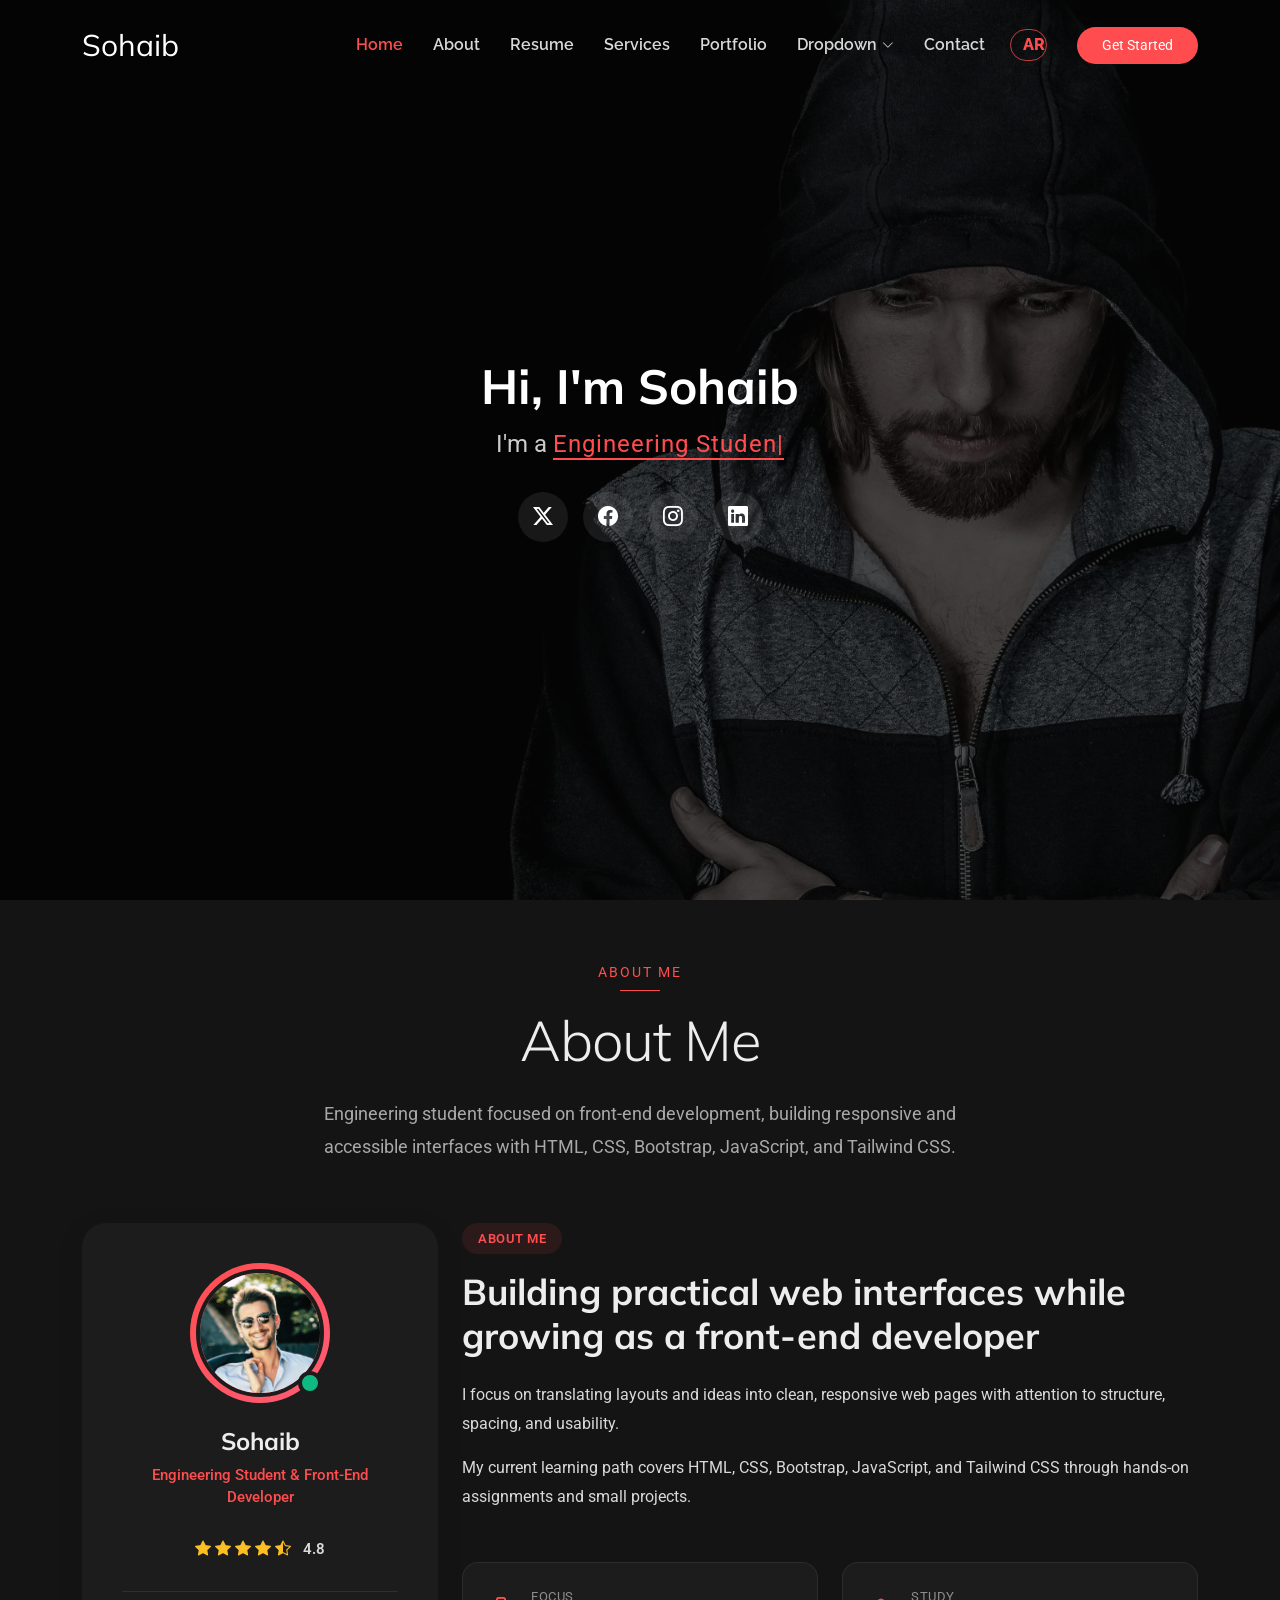
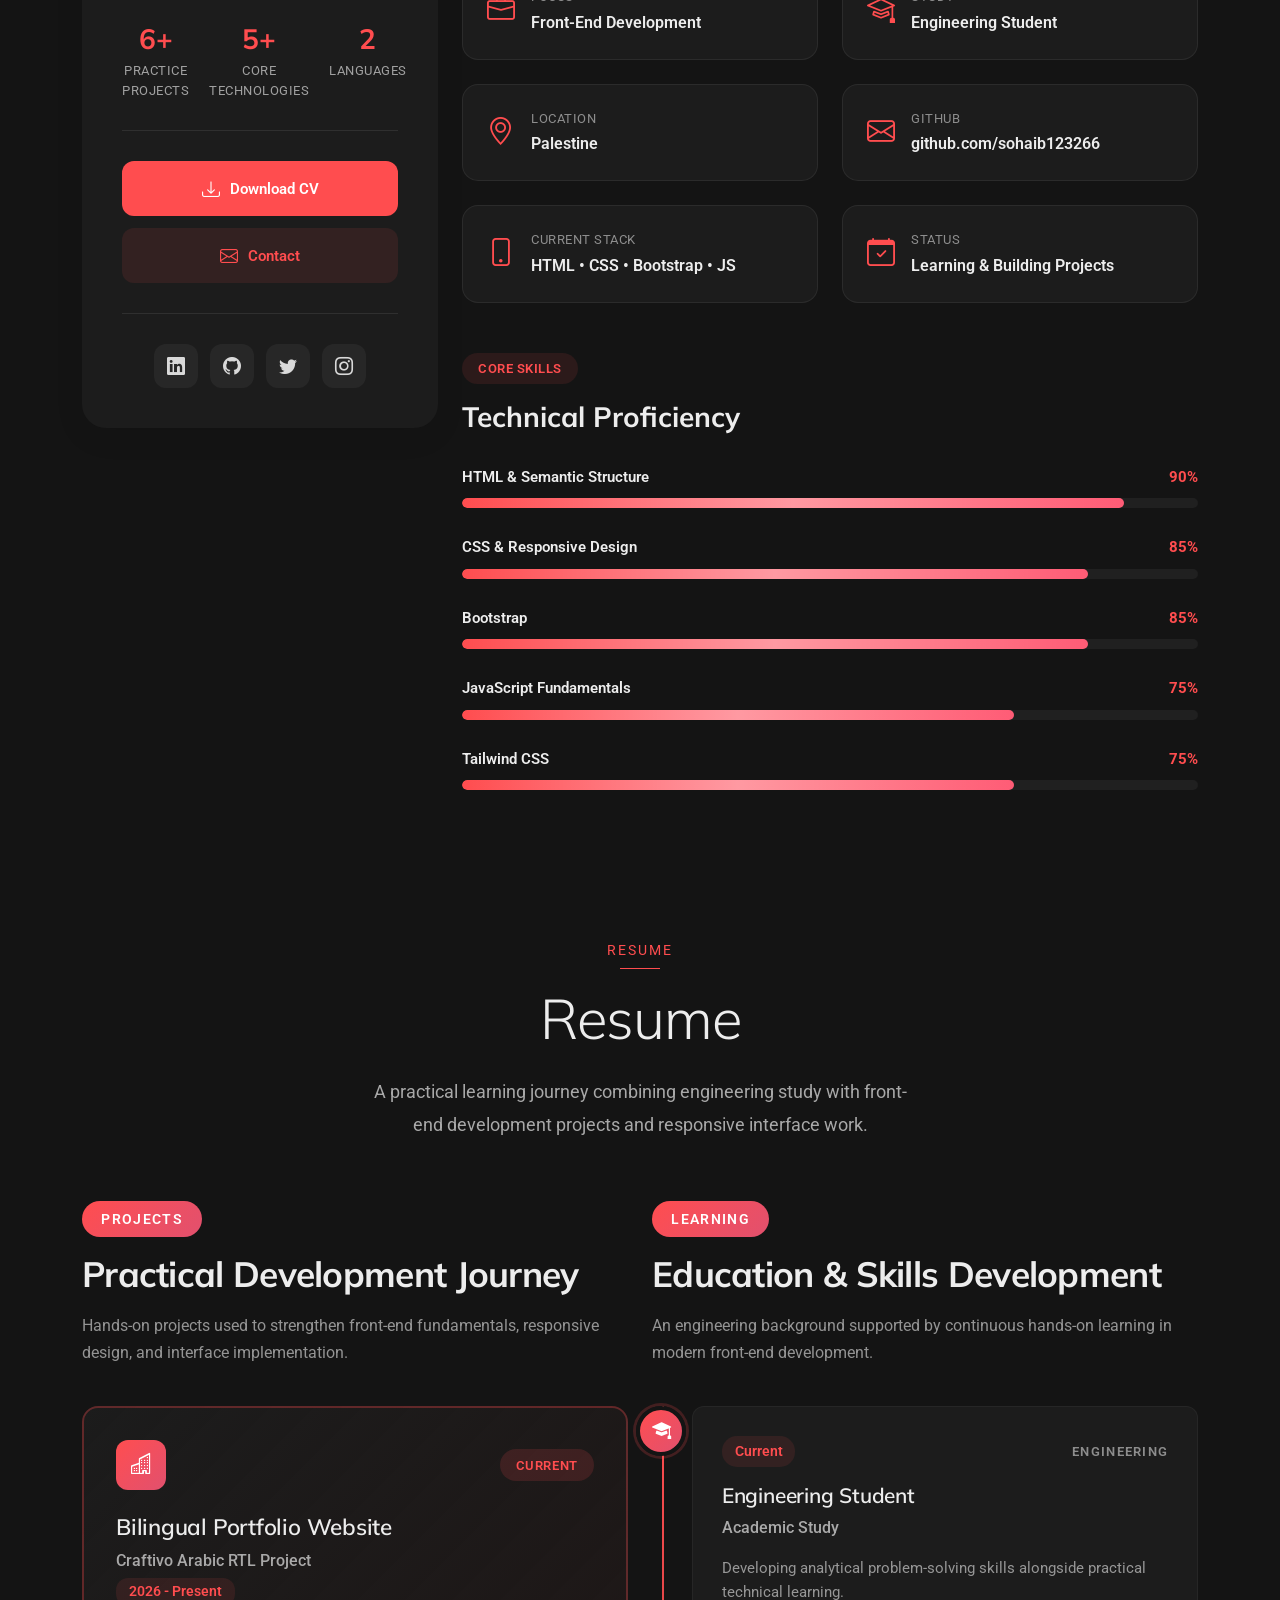
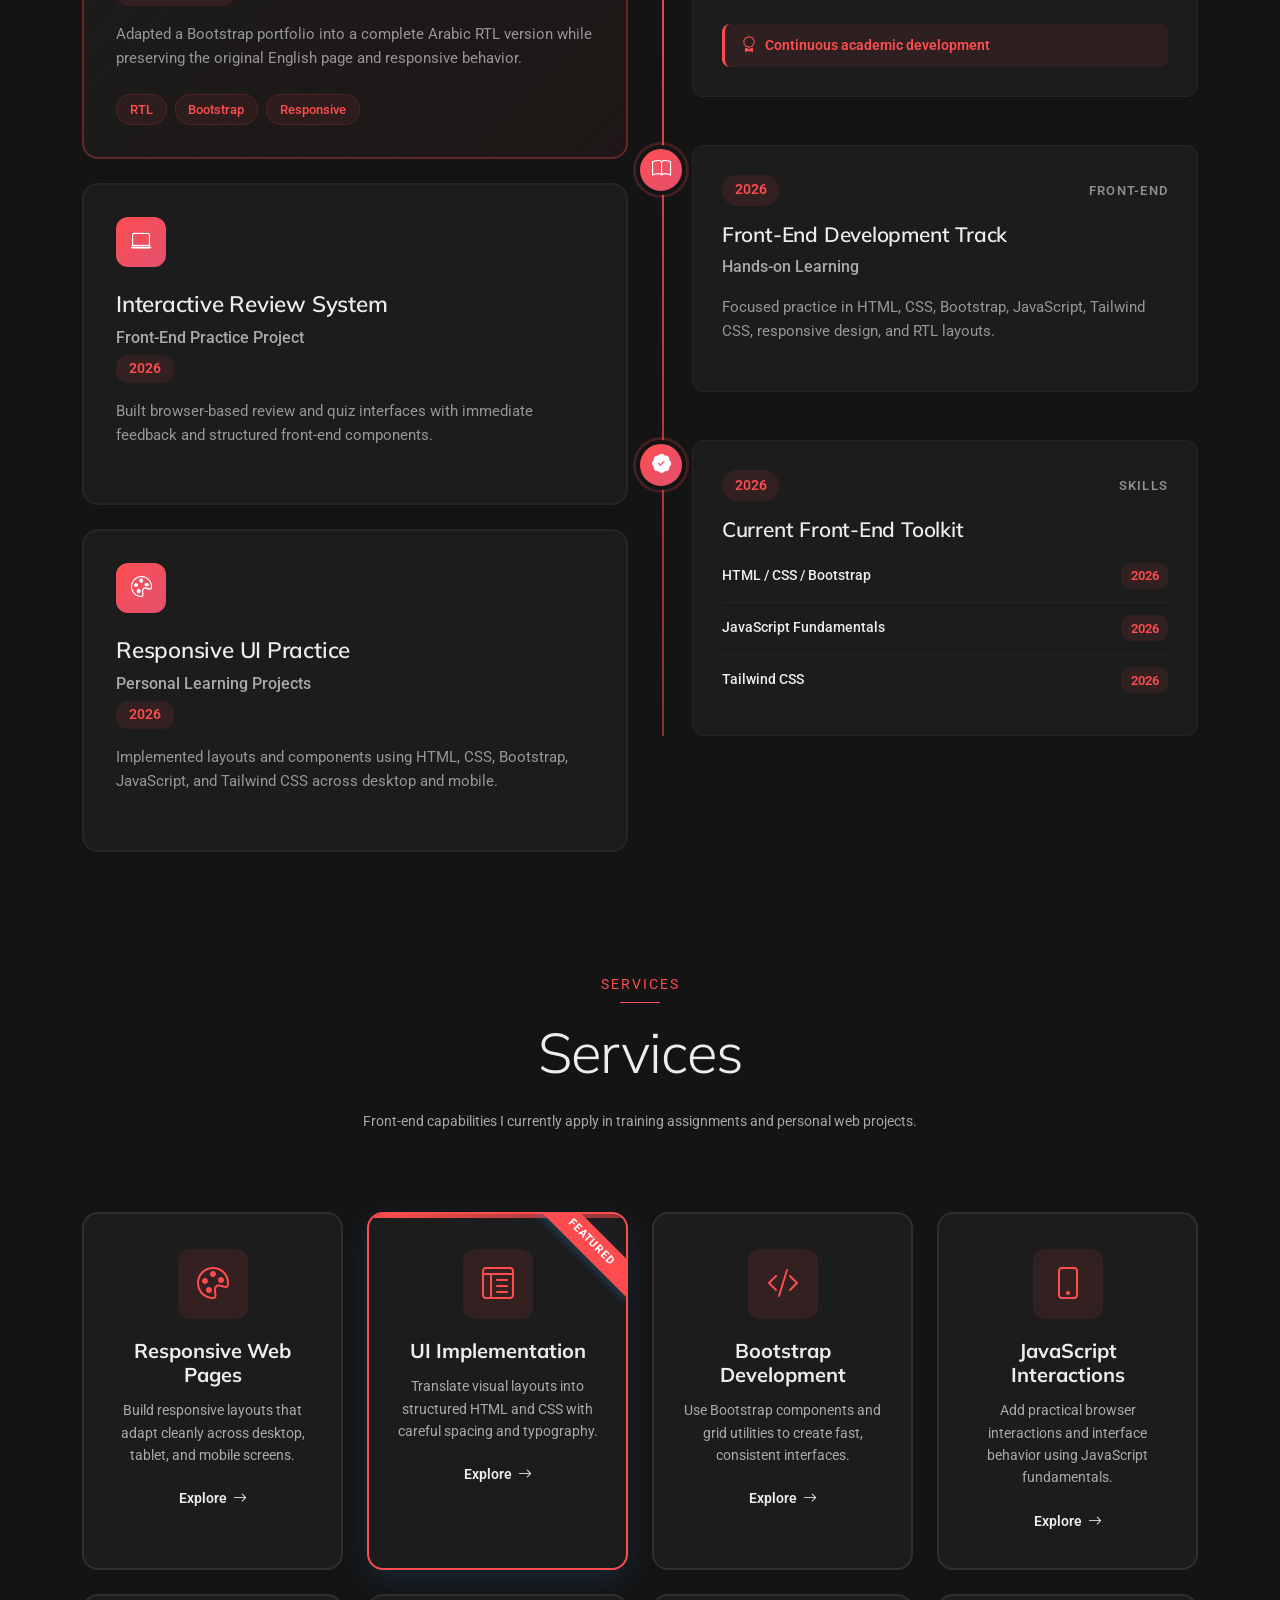
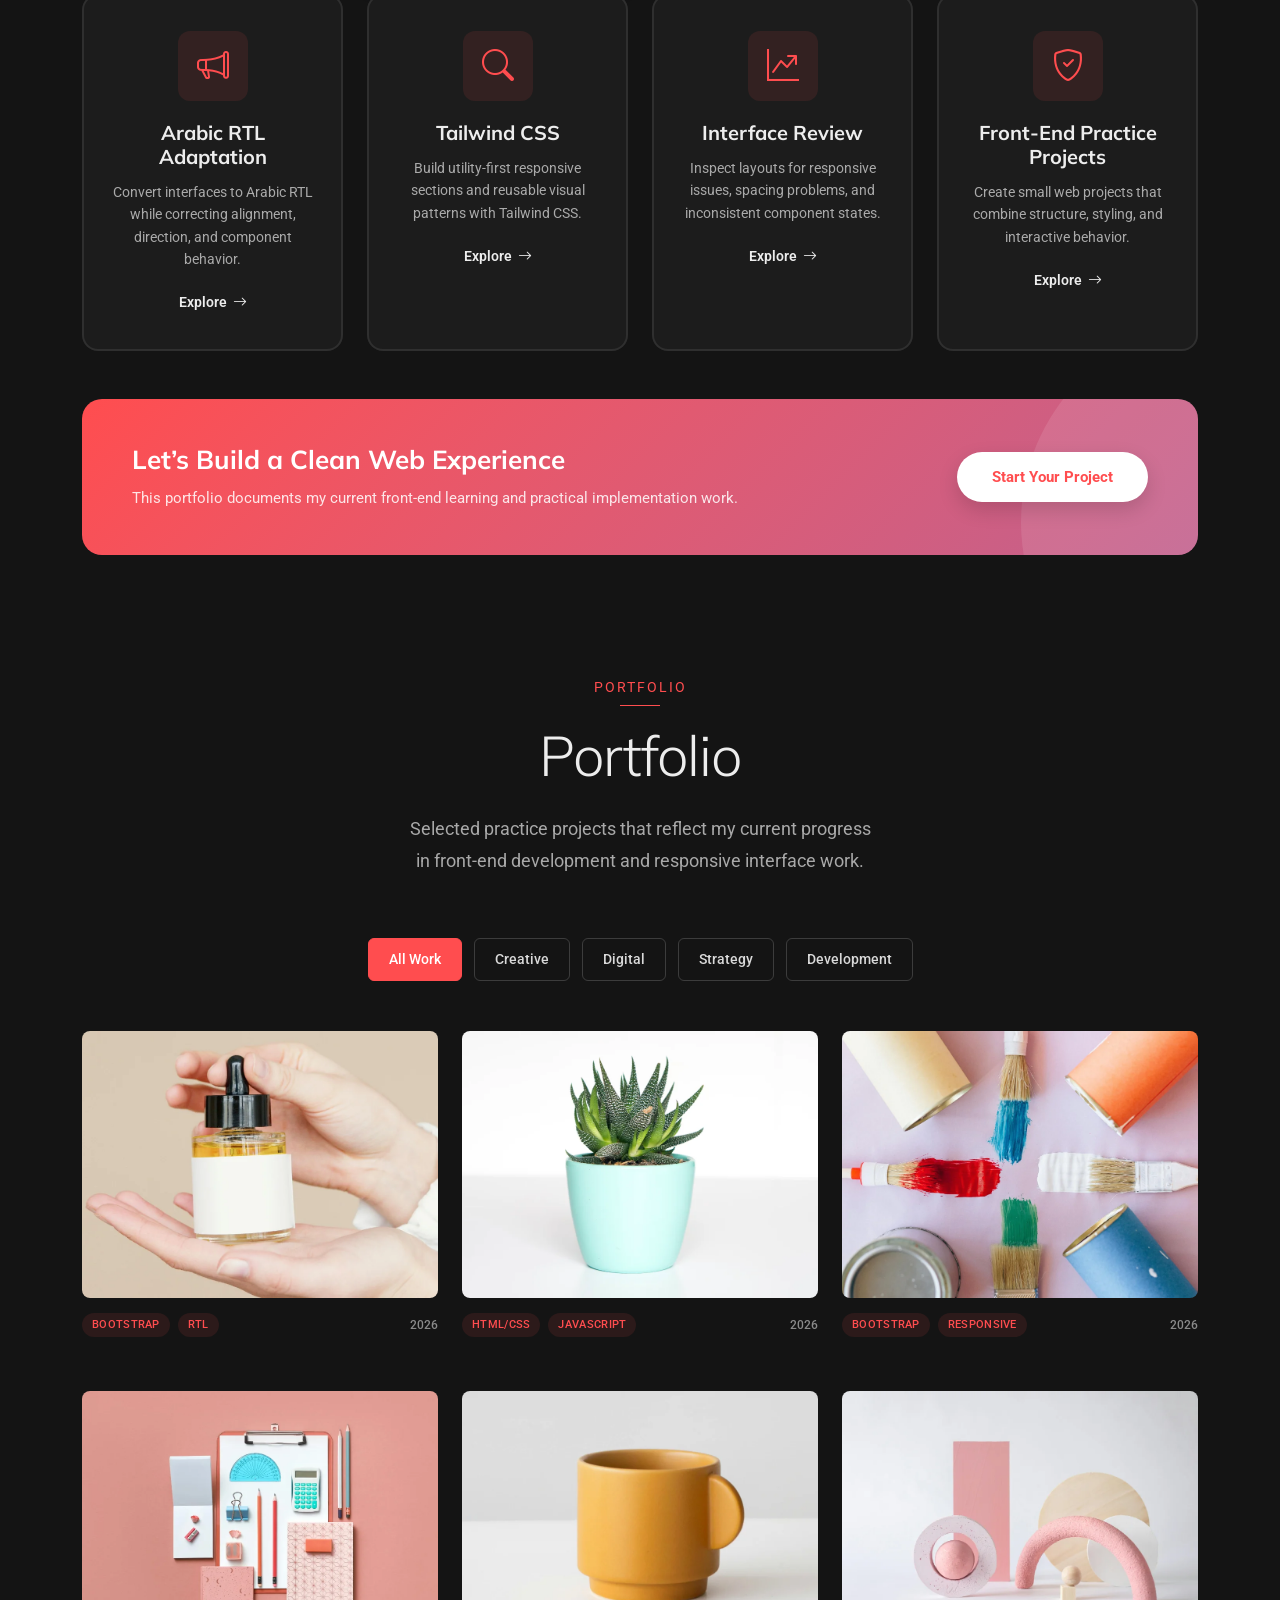
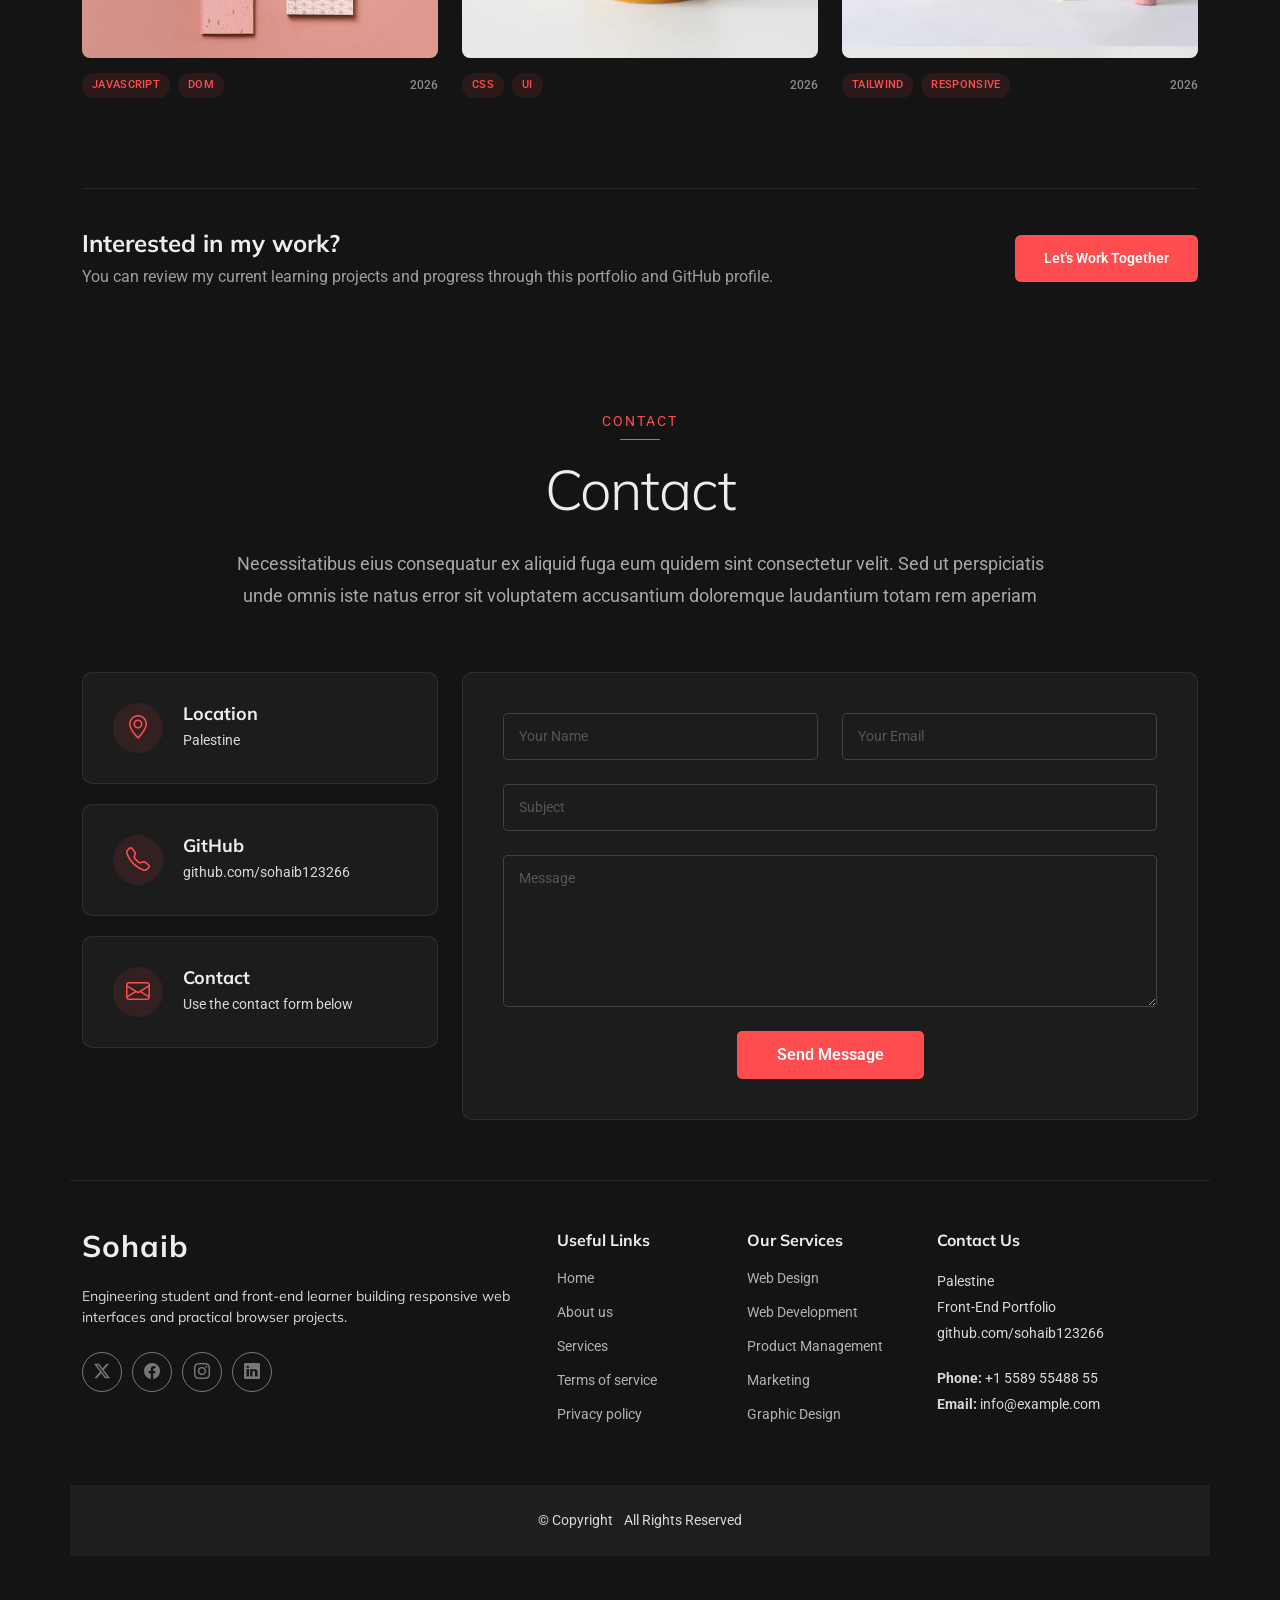
<file: Craftivo/index.html>
<!DOCTYPE html>

<html lang="en">
<head>
<meta charset="utf-8"/>
<meta content="width=device-width, initial-scale=1.0" name="viewport"/>
<title>Sohaib | Front-End Portfolio</title>
<meta content="" name="description"/>
<meta content="" name="keywords"/>
<!-- Favicons -->
<link href="assets/img/favicon.png" rel="icon"/>
<link href="assets/img/apple-touch-icon.png" rel="apple-touch-icon"/>
<!-- Fonts -->
<link href="https://fonts.googleapis.com" rel="preconnect"/>
<link crossorigin="" href="https://fonts.gstatic.com" rel="preconnect"/>
<link href="https://fonts.googleapis.com/css2?family=Roboto:ital,wght@0,100;0,300;0,400;0,500;0,700;0,900;1,100;1,300;1,400;1,500;1,700;1,900&amp;family=Raleway:ital,wght@0,100;0,200;0,300;0,400;0,500;0,600;0,700;0,800;0,900;1,100;1,200;1,300;1,400;1,500;1,600;1,700;1,800;1,900&amp;family=Mulish:ital,wght@0,200;0,300;0,400;0,500;0,600;0,700;0,800;0,900;1,200;1,300;1,400;1,500;1,600;1,700;1,800;1,900&amp;display=swap" rel="stylesheet"/>
<!-- Vendor CSS Files -->
<link href="assets/vendor/bootstrap/css/bootstrap.min.css" rel="stylesheet"/>
<link href="assets/vendor/bootstrap-icons/bootstrap-icons.css" rel="stylesheet"/>
<link href="assets/vendor/aos/aos.css" rel="stylesheet"/>
<link href="assets/vendor/glightbox/css/glightbox.min.css" rel="stylesheet"/>
<link href="assets/vendor/swiper/swiper-bundle.min.css" rel="stylesheet"/>
<!-- Main CSS File -->
<link href="assets/css/main.css" rel="stylesheet"/>

</head>
<body class="index-page">
<header class="header d-flex align-items-center fixed-top" id="header">
<div class="container-fluid container-xl position-relative d-flex align-items-center">
<a class="logo d-flex align-items-center me-auto" href="index.html">
<!-- Uncomment the line below if you also wish to use an image logo -->
<!-- <img src="assets/img/logo.webp" alt=""> -->
<h1 class="sitename">Sohaib</h1>
</a>
<nav class="navmenu" id="navmenu">
<ul>
<li><a class="active" href="#hero">Home</a></li>
<li><a href="#about">About</a></li>
<li><a href="#resume">Resume</a></li>
<li><a href="#services">Services</a></li>
<li><a href="#portfolio">Portfolio</a></li>
<li class="dropdown"><a href="#"><span>Dropdown</span> <i class="bi bi-chevron-down toggle-dropdown"></i></a>
<ul>
<li><a href="#">Dropdown 1</a></li>
<li class="dropdown"><a href="#"><span>Deep Dropdown</span> <i class="bi bi-chevron-down toggle-dropdown"></i></a>
<ul>
<li><a href="#">Deep Dropdown 1</a></li>
<li><a href="#">Deep Dropdown 2</a></li>
<li><a href="#">Deep Dropdown 3</a></li>
<li><a href="#">Deep Dropdown 4</a></li>
<li><a href="#">Deep Dropdown 5</a></li>
</ul>
</li>
<li><a href="#">Dropdown 2</a></li>
<li><a href="#">Dropdown 3</a></li>
<li><a href="#">Dropdown 4</a></li>
</ul>
</li>
<li><a href="#contact">Contact</a></li>
<li class="language-switch-item"><a aria-label="Switch language to AR" class="language-link" href="ar.html" lang="ar">AR</a></li></ul>
<i class="mobile-nav-toggle d-xl-none bi bi-list"></i>
</nav>
<a class="btn-getstarted" href="#about">Get Started</a>
</div>
</header>
<main class="main">
<!-- Hero Section -->
<section class="hero section dark-background" id="hero">
<img alt="" data-aos="fade-in" src="assets/img/profile/profile-bg-5.webp"/>
<div class="container" data-aos="fade-up" data-aos-delay="100">
<div class="row justify-content-center">
<div class="col-lg-8 text-center">
<h2>Hi, I'm Sohaib</h2>
<p>I'm a <span class="typed" data-typed-items="Engineering Student, Front-End Developer, Web Designer, Bootstrap Learner"></span><span aria-hidden="true" class="typed-cursor"></span></p>
<div class="social-links">
<a href="#"><i class="bi bi-twitter-x"></i></a>
<a href="#"><i class="bi bi-facebook"></i></a>
<a href="#"><i class="bi bi-instagram"></i></a>
<a href="#"><i class="bi bi-linkedin"></i></a>
</div>
</div>
</div>
</div>
</section><!-- /Hero Section -->
<!-- About Section -->
<section class="about section" id="about">
<!-- Section Title -->
<div class="container section-title" data-aos="fade-up">
<span class="subtitle">About Me</span>
<h2>About Me</h2>
<p>Engineering student focused on front-end development, building responsive and accessible interfaces with HTML, CSS, Bootstrap, JavaScript, and Tailwind CSS.</p>
</div><!-- End Section Title -->
<div class="container" data-aos="fade-up" data-aos-delay="100">
<div class="row gy-5">
<div class="col-lg-4" data-aos="zoom-in" data-aos-delay="150">
<div class="profile-card">
<div class="profile-header">
<div class="profile-avatar">
<img alt="" class="img-fluid" src="assets/img/profile/profile-square-3.webp"/>
<div class="status-indicator"></div>
</div>
<h3>Sohaib</h3>
<span class="role">Engineering Student &amp; Front-End Developer</span>
<div class="rating">
<i class="bi bi-star-fill"></i>
<i class="bi bi-star-fill"></i>
<i class="bi bi-star-fill"></i>
<i class="bi bi-star-fill"></i>
<i class="bi bi-star-half"></i>
<span>4.8</span>
</div>
</div>
<div class="profile-stats">
<div class="stat-item">
<h4>6+</h4>
<p>Practice Projects</p>
</div>
<div class="stat-item">
<h4>5+</h4>
<p>Core Technologies</p>
</div>
<div class="stat-item">
<h4>2</h4>
<p>Languages</p>
</div>
</div>
<div class="profile-actions">
<a class="btn-primary" href="#"><i class="bi bi-download"></i> Download CV</a>
<a class="btn-secondary" href="#"><i class="bi bi-envelope"></i> Contact</a>
</div>
<div class="social-connect">
<a href="#"><i class="bi bi-linkedin"></i></a>
<a href="#"><i class="bi bi-github"></i></a>
<a href="#"><i class="bi bi-twitter"></i></a>
<a href="#"><i class="bi bi-instagram"></i></a>
</div>
</div>
</div>
<div class="col-lg-8" data-aos="fade-left" data-aos-delay="200">
<div class="content-wrapper">
<div class="bio-section">
<div class="section-tag">About Me</div>
<h2>Building practical web interfaces while growing as a front-end developer</h2>
<p>I focus on translating layouts and ideas into clean, responsive web pages with attention to structure, spacing, and usability.</p>
<p>My current learning path covers HTML, CSS, Bootstrap, JavaScript, and Tailwind CSS through hands-on assignments and small projects.</p>
</div>
<div class="details-grid">
<div class="detail-item" data-aos="fade-up" data-aos-delay="250">
<i class="bi bi-briefcase"></i>
<div class="detail-content">
<span>Focus</span>
<strong>Front-End Development</strong>
</div>
</div>
<div class="detail-item" data-aos="fade-up" data-aos-delay="300">
<i class="bi bi-mortarboard"></i>
<div class="detail-content">
<span>Study</span>
<strong>Engineering Student</strong>
</div>
</div>
<div class="detail-item" data-aos="fade-up" data-aos-delay="350">
<i class="bi bi-geo-alt"></i>
<div class="detail-content">
<span>Location</span>
<strong>Palestine</strong>
</div>
</div>
<div class="detail-item" data-aos="fade-up" data-aos-delay="100">
<i class="bi bi-envelope"></i>
<div class="detail-content">
<span>GitHub</span>
<strong>github.com/sohaib123266</strong>
</div>
</div>
<div class="detail-item" data-aos="fade-up" data-aos-delay="150">
<i class="bi bi-phone"></i>
<div class="detail-content">
<span>Current Stack</span>
<strong>HTML • CSS • Bootstrap • JS</strong>
</div>
</div>
<div class="detail-item" data-aos="fade-up" data-aos-delay="200">
<i class="bi bi-calendar-check"></i>
<div class="detail-content">
<span>Status</span>
<strong>Learning &amp; Building Projects</strong>
</div>
</div>
</div>
<div class="skills-showcase" data-aos="fade-up" data-aos-delay="250">
<div class="section-tag">Core Skills</div>
<h3>Technical Proficiency</h3>
<div class="skills-list skills-animation">
<div class="skill-item">
<div class="skill-info">
<span class="skill-name">HTML &amp; Semantic Structure</span>
<span class="skill-percent">90%</span>
</div>
<div class="progress">
<div aria-valuemax="100" aria-valuemin="0" aria-valuenow="90" class="progress-bar" role="progressbar"></div>
</div>
</div>
<div class="skill-item">
<div class="skill-info">
<span class="skill-name">CSS &amp; Responsive Design</span>
<span class="skill-percent">85%</span>
</div>
<div class="progress">
<div aria-valuemax="100" aria-valuemin="0" aria-valuenow="85" class="progress-bar" role="progressbar"></div>
</div>
</div>
<div class="skill-item">
<div class="skill-info">
<span class="skill-name">Bootstrap</span>
<span class="skill-percent">85%</span>
</div>
<div class="progress">
<div aria-valuemax="100" aria-valuemin="0" aria-valuenow="85" class="progress-bar" role="progressbar"></div>
</div>
</div>
<div class="skill-item">
<div class="skill-info">
<span class="skill-name">JavaScript Fundamentals</span>
<span class="skill-percent">75%</span>
</div>
<div class="progress">
<div aria-valuemax="100" aria-valuemin="0" aria-valuenow="75" class="progress-bar" role="progressbar"></div>
</div>
</div>
<div class="skill-item">
<div class="skill-info">
<span class="skill-name">Tailwind CSS</span>
<span class="skill-percent">75%</span>
</div>
<div class="progress">
<div aria-valuemax="100" aria-valuemin="0" aria-valuenow="75" class="progress-bar" role="progressbar"></div>
</div>
</div>
</div>
</div>
</div>
</div>
</div>
</div>
</section><!-- /About Section -->
<!-- Resume Section -->
<section class="resume section" id="resume">
<!-- Section Title -->
<div class="container section-title" data-aos="fade-up">
<span class="subtitle">Resume</span>
<h2>Resume</h2>
<p>A practical learning journey combining engineering study with front-end development projects and responsive interface work.</p>
</div><!-- End Section Title -->
<div class="container" data-aos="fade-up" data-aos-delay="100">
<div class="row gy-5">
<div class="col-lg-6">
<div class="experience-section">
<div class="section-header" data-aos="fade-right" data-aos-delay="200">
<div class="header-content">
<span class="section-badge">Projects</span>
<h2>Practical Development Journey</h2>
<p>Hands-on projects used to strengthen front-end fundamentals, responsive design, and interface implementation.</p>
</div>
</div>
<div class="experience-cards">
<div class="exp-card featured" data-aos="zoom-in" data-aos-delay="300">
<div class="card-header">
<div class="company-logo">
<i class="bi bi-buildings"></i>
</div>
<div class="period-badge">Current</div>
</div>
<div class="card-body">
<h3>Bilingual Portfolio Website</h3>
<p class="company-name">Craftivo Arabic RTL Project</p>
<span class="duration">2026 - Present</span>
<p class="description">Adapted a Bootstrap portfolio into a complete Arabic RTL version while preserving the original English page and responsive behavior.</p>
<div class="skills-tags">
<span class="skill-tag">RTL</span>
<span class="skill-tag">Bootstrap</span>
<span class="skill-tag">Responsive</span>
</div>
</div>
</div>
<div class="exp-card" data-aos="zoom-in" data-aos-delay="350">
<div class="card-header">
<div class="company-logo">
<i class="bi bi-laptop"></i>
</div>
</div>
<div class="card-body">
<h3>Interactive Review System</h3>
<p class="company-name">Front-End Practice Project</p>
<span class="duration">2026</span>
<p class="description">Built browser-based review and quiz interfaces with immediate feedback and structured front-end components.</p>
</div>
</div>
<div class="exp-card" data-aos="zoom-in" data-aos-delay="400">
<div class="card-header">
<div class="company-logo">
<i class="bi bi-palette"></i>
</div>
</div>
<div class="card-body">
<h3>Responsive UI Practice</h3>
<p class="company-name">Personal Learning Projects</p>
<span class="duration">2026</span>
<p class="description">Implemented layouts and components using HTML, CSS, Bootstrap, JavaScript, and Tailwind CSS across desktop and mobile.</p>
</div>
</div>
</div>
</div>
</div>
<div class="col-lg-6">
<div class="education-section">
<div class="section-header" data-aos="fade-left" data-aos-delay="200">
<div class="header-content">
<span class="section-badge">Learning</span>
<h2>Education &amp; Skills Development</h2>
<p>An engineering background supported by continuous hands-on learning in modern front-end development.</p>
</div>
</div>
<div class="education-timeline" data-aos="fade-left" data-aos-delay="300">
<div class="timeline-track">
<div class="timeline-item">
<div class="timeline-marker">
<i class="bi bi-mortarboard-fill"></i>
</div>
<div class="timeline-content">
<div class="education-meta">
<span class="year-range">Current</span>
<span class="degree-level">Engineering</span>
</div>
<h4>Engineering Student</h4>
<p class="institution">Academic Study</p>
<p class="description">Developing analytical problem-solving skills alongside practical technical learning.</p>
<div class="achievement">
<i class="bi bi-award"></i>
<span>Continuous academic development</span>
</div>
</div>
</div>
<div class="timeline-item">
<div class="timeline-marker">
<i class="bi bi-book"></i>
</div>
<div class="timeline-content">
<div class="education-meta">
<span class="year-range">2026</span>
<span class="degree-level">Front-End</span>
</div>
<h4>Front-End Development Track</h4>
<p class="institution">Hands-on Learning</p>
<p class="description">Focused practice in HTML, CSS, Bootstrap, JavaScript, Tailwind CSS, responsive design, and RTL layouts.</p>
</div>
</div>
<div class="timeline-item">
<div class="timeline-marker">
<i class="bi bi-patch-check-fill"></i>
</div>
<div class="timeline-content">
<div class="education-meta">
<span class="year-range">2026</span>
<span class="degree-level">Skills</span>
</div>
<h4>Current Front-End Toolkit</h4>
<div class="certifications-list">
<div class="cert-item">
<span class="cert-name">HTML / CSS / Bootstrap</span>
<span class="cert-year">2026</span>
</div>
<div class="cert-item">
<span class="cert-name">JavaScript Fundamentals</span>
<span class="cert-year">2026</span>
</div>
<div class="cert-item">
<span class="cert-name">Tailwind CSS</span>
<span class="cert-year">2026</span>
</div>
</div>
</div>
</div>
</div>
</div>
</div>
</div>
</div>
</div>
</section><!-- /Resume Section -->
<!-- Services Section -->
<section class="services section" id="services">
<!-- Section Title -->
<div class="container section-title" data-aos="fade-up">
<span class="subtitle">Services</span>
<h2>Services</h2>
<p>Front-end capabilities I currently apply in training assignments and personal web projects.</p>
</div><!-- End Section Title -->
<div class="container" data-aos="fade-up" data-aos-delay="100">
<div class="row gy-4">
<div class="col-lg-3 col-md-6" data-aos="zoom-in" data-aos-delay="100">
<div class="service-item">
<div class="icon-wrapper">
<i class="bi bi-palette"></i>
</div>
<h4>Responsive Web Pages</h4>
<p>Build responsive layouts that adapt cleanly across desktop, tablet, and mobile screens.</p>
<a class="read-more" href="service-details.html">
<span>Explore</span>
<i class="bi bi-arrow-right"></i>
</a>
</div>
</div>
<div class="col-lg-3 col-md-6" data-aos="zoom-in" data-aos-delay="200">
<div class="service-item featured">
<div class="featured-tag">Featured</div>
<div class="icon-wrapper">
<i class="bi bi-layout-text-window-reverse"></i>
</div>
<h4>UI Implementation</h4>
<p>Translate visual layouts into structured HTML and CSS with careful spacing and typography.</p>
<a class="read-more" href="service-details.html">
<span>Explore</span>
<i class="bi bi-arrow-right"></i>
</a>
</div>
</div>
<div class="col-lg-3 col-md-6" data-aos="zoom-in" data-aos-delay="300">
<div class="service-item">
<div class="icon-wrapper">
<i class="bi bi-code-slash"></i>
</div>
<h4>Bootstrap Development</h4>
<p>Use Bootstrap components and grid utilities to create fast, consistent interfaces.</p>
<a class="read-more" href="service-details.html">
<span>Explore</span>
<i class="bi bi-arrow-right"></i>
</a>
</div>
</div>
<div class="col-lg-3 col-md-6" data-aos="zoom-in" data-aos-delay="400">
<div class="service-item">
<div class="icon-wrapper">
<i class="bi bi-phone"></i>
</div>
<h4>JavaScript Interactions</h4>
<p>Add practical browser interactions and interface behavior using JavaScript fundamentals.</p>
<a class="read-more" href="service-details.html">
<span>Explore</span>
<i class="bi bi-arrow-right"></i>
</a>
</div>
</div>
<div class="col-lg-3 col-md-6" data-aos="zoom-in" data-aos-delay="100">
<div class="service-item">
<div class="icon-wrapper">
<i class="bi bi-megaphone"></i>
</div>
<h4>Arabic RTL Adaptation</h4>
<p>Convert interfaces to Arabic RTL while correcting alignment, direction, and component behavior.</p>
<a class="read-more" href="service-details.html">
<span>Explore</span>
<i class="bi bi-arrow-right"></i>
</a>
</div>
</div>
<div class="col-lg-3 col-md-6" data-aos="zoom-in" data-aos-delay="200">
<div class="service-item">
<div class="icon-wrapper">
<i class="bi bi-search"></i>
</div>
<h4>Tailwind CSS</h4>
<p>Build utility-first responsive sections and reusable visual patterns with Tailwind CSS.</p>
<a class="read-more" href="service-details.html">
<span>Explore</span>
<i class="bi bi-arrow-right"></i>
</a>
</div>
</div>
<div class="col-lg-3 col-md-6" data-aos="zoom-in" data-aos-delay="300">
<div class="service-item">
<div class="icon-wrapper">
<i class="bi bi-graph-up-arrow"></i>
</div>
<h4>Interface Review</h4>
<p>Inspect layouts for responsive issues, spacing problems, and inconsistent component states.</p>
<a class="read-more" href="service-details.html">
<span>Explore</span>
<i class="bi bi-arrow-right"></i>
</a>
</div>
</div>
<div class="col-lg-3 col-md-6" data-aos="zoom-in" data-aos-delay="400">
<div class="service-item">
<div class="icon-wrapper">
<i class="bi bi-shield-check"></i>
</div>
<h4>Front-End Practice Projects</h4>
<p>Create small web projects that combine structure, styling, and interactive behavior.</p>
<a class="read-more" href="service-details.html">
<span>Explore</span>
<i class="bi bi-arrow-right"></i>
</a>
</div>
</div>
</div>
<div class="row mt-5">
<div class="col-12" data-aos="fade-up" data-aos-delay="200">
<div class="cta-box">
<div class="row align-items-center">
<div class="col-lg-8">
<h3>Let’s Build a Clean Web Experience</h3>
<p>This portfolio documents my current front-end learning and practical implementation work.</p>
</div>
<div class="col-lg-4 text-lg-end text-center">
<a class="cta-btn" href="service-details.html">Start Your Project</a>
</div>
</div>
</div>
</div>
</div>
</div>
</section><!-- /Services Section -->
<!-- Portfolio Section -->
<section class="portfolio section" id="portfolio">
<!-- Section Title -->
<div class="container section-title" data-aos="fade-up">
<span class="subtitle">Portfolio</span>
<h2>Portfolio</h2>
<p>Selected practice projects that reflect my current progress in front-end development and responsive interface work.</p>
</div><!-- End Section Title -->
<div class="container" data-aos="fade-up" data-aos-delay="100">
<div class="isotope-layout" data-default-filter="*" data-layout="masonry" data-sort="original-order">
<ul class="portfolio-filters isotope-filters" data-aos="fade-up" data-aos-delay="200">
<li class="filter-active" data-filter="*">All Work</li>
<li data-filter=".filter-creative">Creative</li>
<li data-filter=".filter-digital">Digital</li>
<li data-filter=".filter-strategy">Strategy</li>
<li data-filter=".filter-development">Development</li>
</ul>
<div class="row gy-4 isotope-container" data-aos="fade-up" data-aos-delay="300">
<div class="col-lg-4 col-md-6 portfolio-item isotope-item filter-creative">
<div class="portfolio-card">
<div class="portfolio-image-container">
<img alt="Creative Project" class="img-fluid" loading="lazy" src="assets/img/portfolio/portfolio-1.webp"/>
<div class="portfolio-overlay">
<div class="portfolio-info">
<span class="project-category">RTL Portfolio</span>
<h4>Craftivo Arabic Version</h4>
</div>
<div class="portfolio-actions">
<a class="glightbox portfolio-link" href="assets/img/portfolio/portfolio-1.webp">
<i class="bi bi-plus-lg"></i>
</a>
<a class="portfolio-details" href="#">
<i class="bi bi-arrow-right"></i>
</a>
</div>
</div>
</div>
<div class="portfolio-meta">
<div class="project-tags">
<span class="tag">Bootstrap</span>
<span class="tag">RTL</span>
</div>
<div class="project-year">2026</div>
</div>
</div>
</div>
<div class="col-lg-4 col-md-6 portfolio-item isotope-item filter-digital">
<div class="portfolio-card">
<div class="portfolio-image-container">
<img alt="Digital Project" class="img-fluid" loading="lazy" src="assets/img/portfolio/portfolio-2.webp"/>
<div class="portfolio-overlay">
<div class="portfolio-info">
<span class="project-category">Interactive Web</span>
<h4>Electronic Review System</h4>
</div>
<div class="portfolio-actions">
<a class="glightbox portfolio-link" href="assets/img/portfolio/portfolio-2.webp">
<i class="bi bi-plus-lg"></i>
</a>
<a class="portfolio-details" href="#">
<i class="bi bi-arrow-right"></i>
</a>
</div>
</div>
</div>
<div class="portfolio-meta">
<div class="project-tags">
<span class="tag">HTML/CSS</span>
<span class="tag">JavaScript</span>
</div>
<div class="project-year">2026</div>
</div>
</div>
</div>
<div class="col-lg-4 col-md-6 portfolio-item isotope-item filter-strategy">
<div class="portfolio-card">
<div class="portfolio-image-container">
<img alt="Strategy Project" class="img-fluid" loading="lazy" src="assets/img/portfolio/portfolio-3.webp"/>
<div class="portfolio-overlay">
<div class="portfolio-info">
<span class="project-category">Responsive UI</span>
<h4>Bootstrap Layout Practice</h4>
</div>
<div class="portfolio-actions">
<a class="glightbox portfolio-link" href="assets/img/portfolio/portfolio-3.webp">
<i class="bi bi-plus-lg"></i>
</a>
<a class="portfolio-details" href="#">
<i class="bi bi-arrow-right"></i>
</a>
</div>
</div>
</div>
<div class="portfolio-meta">
<div class="project-tags">
<span class="tag">Bootstrap</span>
<span class="tag">Responsive</span>
</div>
<div class="project-year">2026</div>
</div>
</div>
</div>
<div class="col-lg-4 col-md-6 portfolio-item isotope-item filter-development">
<div class="portfolio-card">
<div class="portfolio-image-container">
<img alt="Development Project" class="img-fluid" loading="lazy" src="assets/img/portfolio/portfolio-4.webp"/>
<div class="portfolio-overlay">
<div class="portfolio-info">
<span class="project-category">Front-End</span>
<h4>Interactive UI Components</h4>
</div>
<div class="portfolio-actions">
<a class="glightbox portfolio-link" href="assets/img/portfolio/portfolio-4.webp">
<i class="bi bi-plus-lg"></i>
</a>
<a class="portfolio-details" href="#">
<i class="bi bi-arrow-right"></i>
</a>
</div>
</div>
</div>
<div class="portfolio-meta">
<div class="project-tags">
<span class="tag">JavaScript</span>
<span class="tag">DOM</span>
</div>
<div class="project-year">2026</div>
</div>
</div>
</div>
<div class="col-lg-4 col-md-6 portfolio-item isotope-item filter-creative">
<div class="portfolio-card">
<div class="portfolio-image-container">
<img alt="Creative Project" class="img-fluid" loading="lazy" src="assets/img/portfolio/portfolio-5.webp"/>
<div class="portfolio-overlay">
<div class="portfolio-info">
<span class="project-category">Styling Practice</span>
<h4>CSS Interface Exercises</h4>
</div>
<div class="portfolio-actions">
<a class="glightbox portfolio-link" href="assets/img/portfolio/portfolio-5.webp">
<i class="bi bi-plus-lg"></i>
</a>
<a class="portfolio-details" href="#">
<i class="bi bi-arrow-right"></i>
</a>
</div>
</div>
</div>
<div class="portfolio-meta">
<div class="project-tags">
<span class="tag">CSS</span>
<span class="tag">UI</span>
</div>
<div class="project-year">2026</div>
</div>
</div>
</div>
<div class="col-lg-4 col-md-6 portfolio-item isotope-item filter-digital">
<div class="portfolio-card">
<div class="portfolio-image-container">
<img alt="Digital Project" class="img-fluid" loading="lazy" src="assets/img/portfolio/portfolio-6.webp"/>
<div class="portfolio-overlay">
<div class="portfolio-info">
<span class="project-category">Utility CSS</span>
<h4>Tailwind Layout Practice</h4>
</div>
<div class="portfolio-actions">
<a class="glightbox portfolio-link" href="assets/img/portfolio/portfolio-6.webp">
<i class="bi bi-plus-lg"></i>
</a>
<a class="portfolio-details" href="#">
<i class="bi bi-arrow-right"></i>
</a>
</div>
</div>
</div>
<div class="portfolio-meta">
<div class="project-tags">
<span class="tag">Tailwind</span>
<span class="tag">Responsive</span>
</div>
<div class="project-year">2026</div>
</div>
</div>
</div>
</div>
</div>
<div class="portfolio-bottom" data-aos="fade-up" data-aos-delay="400">
<div class="row align-items-center">
<div class="col-lg-8">
<h3>Interested in my work?</h3>
<p>You can review my current learning projects and progress through this portfolio and GitHub profile.</p>
</div>
<div class="col-lg-4 text-lg-end">
<a class="btn btn-accent" href="#contact">Let's Work Together</a>
</div>
</div>
</div>
</div>
</section><!-- /Portfolio Section -->
<!-- Contact Section -->
<section class="contact section" id="contact">
<!-- Section Title -->
<div class="container section-title" data-aos="fade-up">
<span class="subtitle">Contact</span>
<h2>Contact</h2>
<p>Necessitatibus eius consequatur ex aliquid fuga eum quidem sint consectetur velit. Sed ut perspiciatis unde omnis iste natus error sit voluptatem accusantium doloremque laudantium totam rem aperiam</p>
</div><!-- End Section Title -->
<div class="container">
<div class="row gy-4">
<div class="col-lg-4">
<div class="info-item">
<div class="icon-wrapper">
<i class="bi bi-geo-alt"></i>
</div>
<div>
<h3>Location</h3>
<p>Palestine</p>
</div>
</div>
<div class="info-item">
<div class="icon-wrapper">
<i class="bi bi-telephone"></i>
</div>
<div>
<h3>GitHub</h3>
<p>github.com/sohaib123266</p>
</div>
</div>
<div class="info-item">
<div class="icon-wrapper">
<i class="bi bi-envelope"></i>
</div>
<div>
<h3>Contact</h3>
<p>Use the contact form below</p>
</div>
</div>
</div>
<div class="col-lg-8">
<form action="forms/contact.php" class="php-email-form" method="post">
<div class="row gy-4">
<div class="col-md-6">
<input class="form-control" name="name" placeholder="Your Name" required="" type="text"/>
</div>
<div class="col-md-6">
<input class="form-control" name="email" placeholder="Your Email" required="" type="email"/>
</div>
<div class="col-md-12">
<input class="form-control" name="subject" placeholder="Subject" required="" type="text"/>
</div>
<div class="col-md-12">
<textarea class="form-control" name="message" placeholder="Message" required="" rows="6"></textarea>
</div>
<div class="col-md-12 text-center">
<div class="loading">Loading</div>
<div class="error-message"></div>
<div class="sent-message">Your message has been sent. Thank you!</div>
<button type="submit">Send Message</button>
</div>
</div>
</form>
</div>
</div>
</div>
</section><!-- /Contact Section -->
</main>
<footer class="footer" id="footer">
<div class="container footer-top">
<div class="row gy-4">
<div class="col-lg-5 col-md-12 footer-about">
<a class="logo d-flex align-items-center" href="index.html">
<span class="sitename">Sohaib</span>
</a>
<p>Engineering student and front-end learner building responsive web interfaces and practical browser projects.</p>
<div class="social-links d-flex mt-4">
<a href=""><i class="bi bi-twitter-x"></i></a>
<a href=""><i class="bi bi-facebook"></i></a>
<a href=""><i class="bi bi-instagram"></i></a>
<a href=""><i class="bi bi-linkedin"></i></a>
</div>
</div>
<div class="col-lg-2 col-6 footer-links">
<h4>Useful Links</h4>
<ul>
<li><a href="#">Home</a></li>
<li><a href="#">About us</a></li>
<li><a href="#">Services</a></li>
<li><a href="#">Terms of service</a></li>
<li><a href="#">Privacy policy</a></li>
</ul>
</div>
<div class="col-lg-2 col-6 footer-links">
<h4>Our Services</h4>
<ul>
<li><a href="#">Web Design</a></li>
<li><a href="#">Web Development</a></li>
<li><a href="#">Product Management</a></li>
<li><a href="#">Marketing</a></li>
<li><a href="#">Graphic Design</a></li>
</ul>
</div>
<div class="col-lg-3 col-md-12 footer-contact text-center text-md-start">
<h4>Contact Us</h4>
<p>Palestine</p>
<p>Front-End Portfolio</p>
<p>github.com/sohaib123266</p>
<p class="mt-4"><strong>Phone:</strong> <span>+1 5589 55488 55</span></p>
<p><strong>Email:</strong> <span>info@example.com</span></p>
</div>
</div>
</div>
<div class="container copyright text-center mt-4">
<p>© <span>Copyright</span> <strong class="px-1 sitename"></strong> <span>All Rights Reserved</span></p>

</div>
</footer>
<!-- Scroll Top -->
<a class="scroll-top d-flex align-items-center justify-content-center" href="#" id="scroll-top"><i class="bi bi-arrow-up-short"></i></a>
<!-- Preloader -->
<div id="preloader"></div>
<!-- Vendor JS Files -->
<script src="assets/vendor/bootstrap/js/bootstrap.bundle.min.js"></script>
<script src="assets/vendor/php-email-form/validate.js"></script>
<script src="assets/vendor/aos/aos.js"></script>
<script src="assets/vendor/typed.js/typed.umd.js"></script>
<script src="assets/vendor/waypoints/noframework.waypoints.js"></script>
<script src="assets/vendor/glightbox/js/glightbox.min.js"></script>
<script src="assets/vendor/imagesloaded/imagesloaded.pkgd.min.js"></script>
<script src="assets/vendor/isotope-layout/isotope.pkgd.min.js"></script>
<script src="assets/vendor/swiper/swiper-bundle.min.js"></script>
<!-- Main JS File -->
<script src="assets/js/main.js"></script>
</body>
</html>
</file>
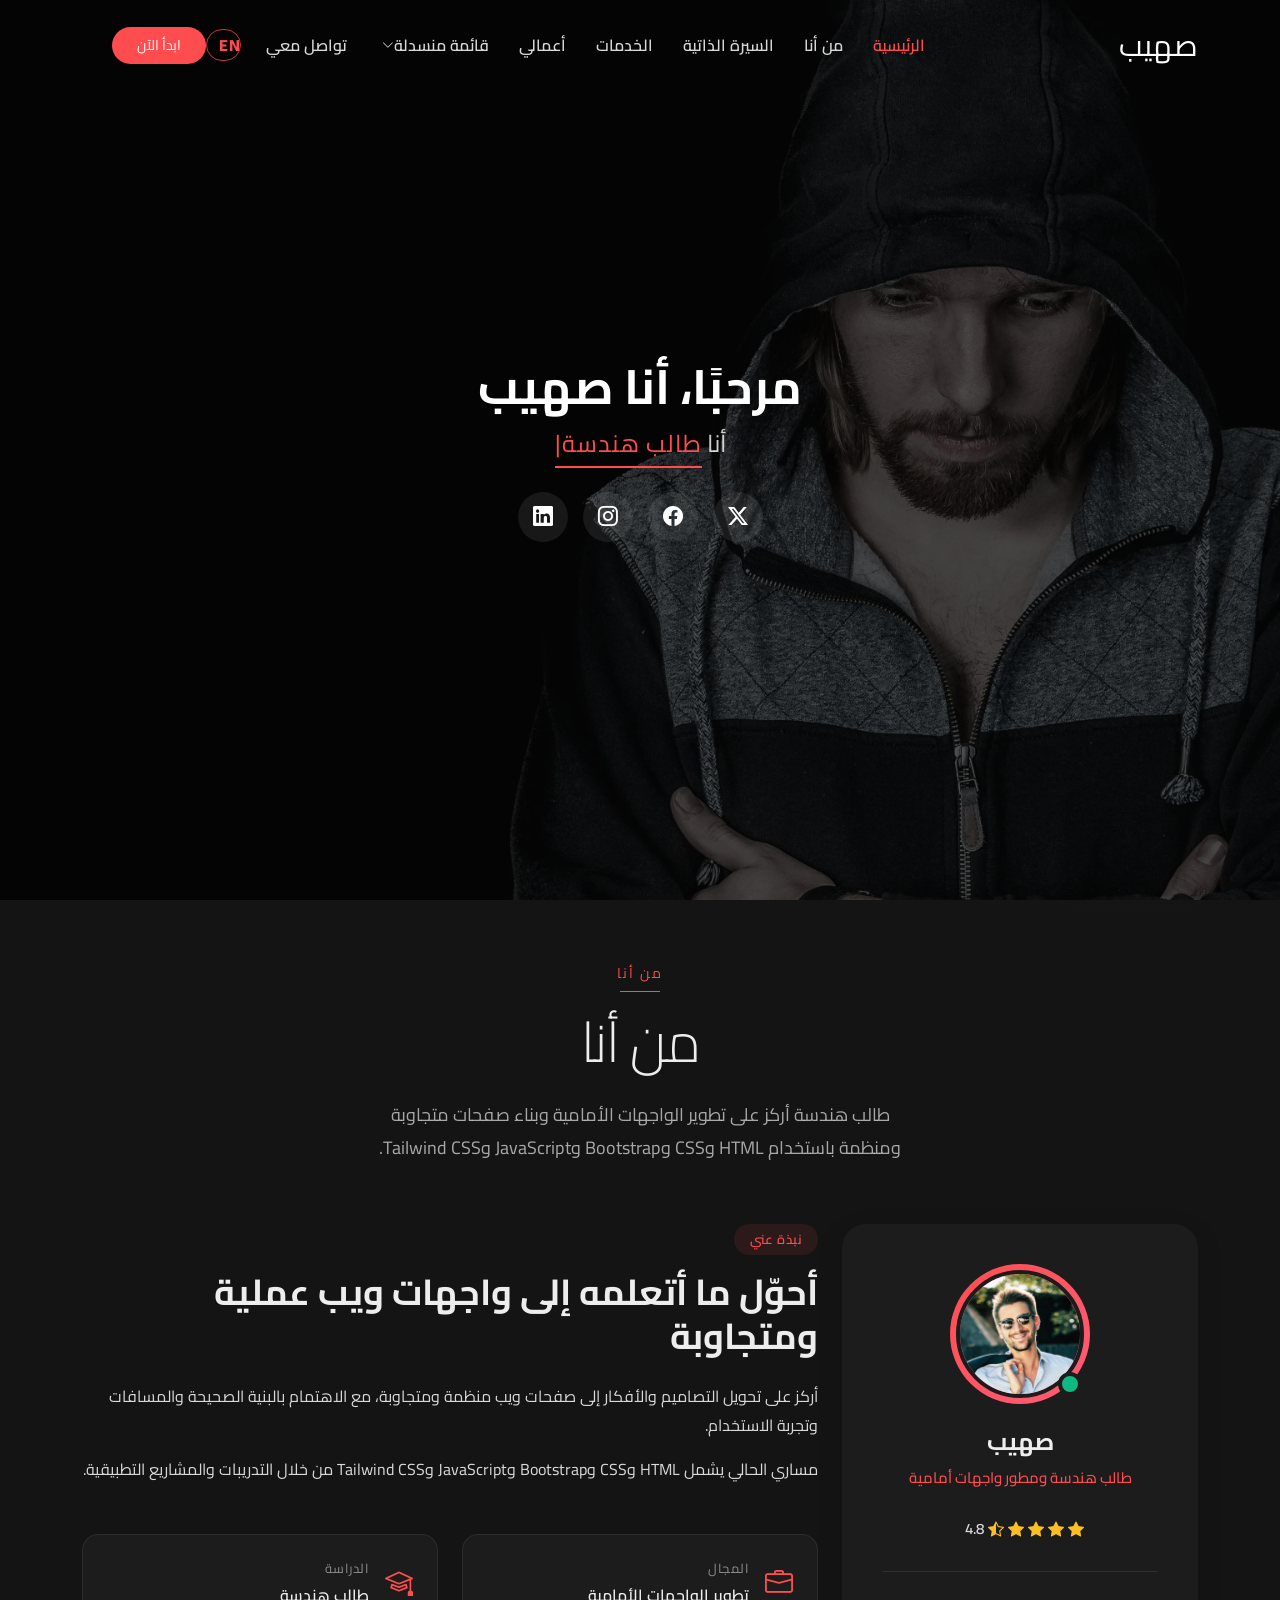
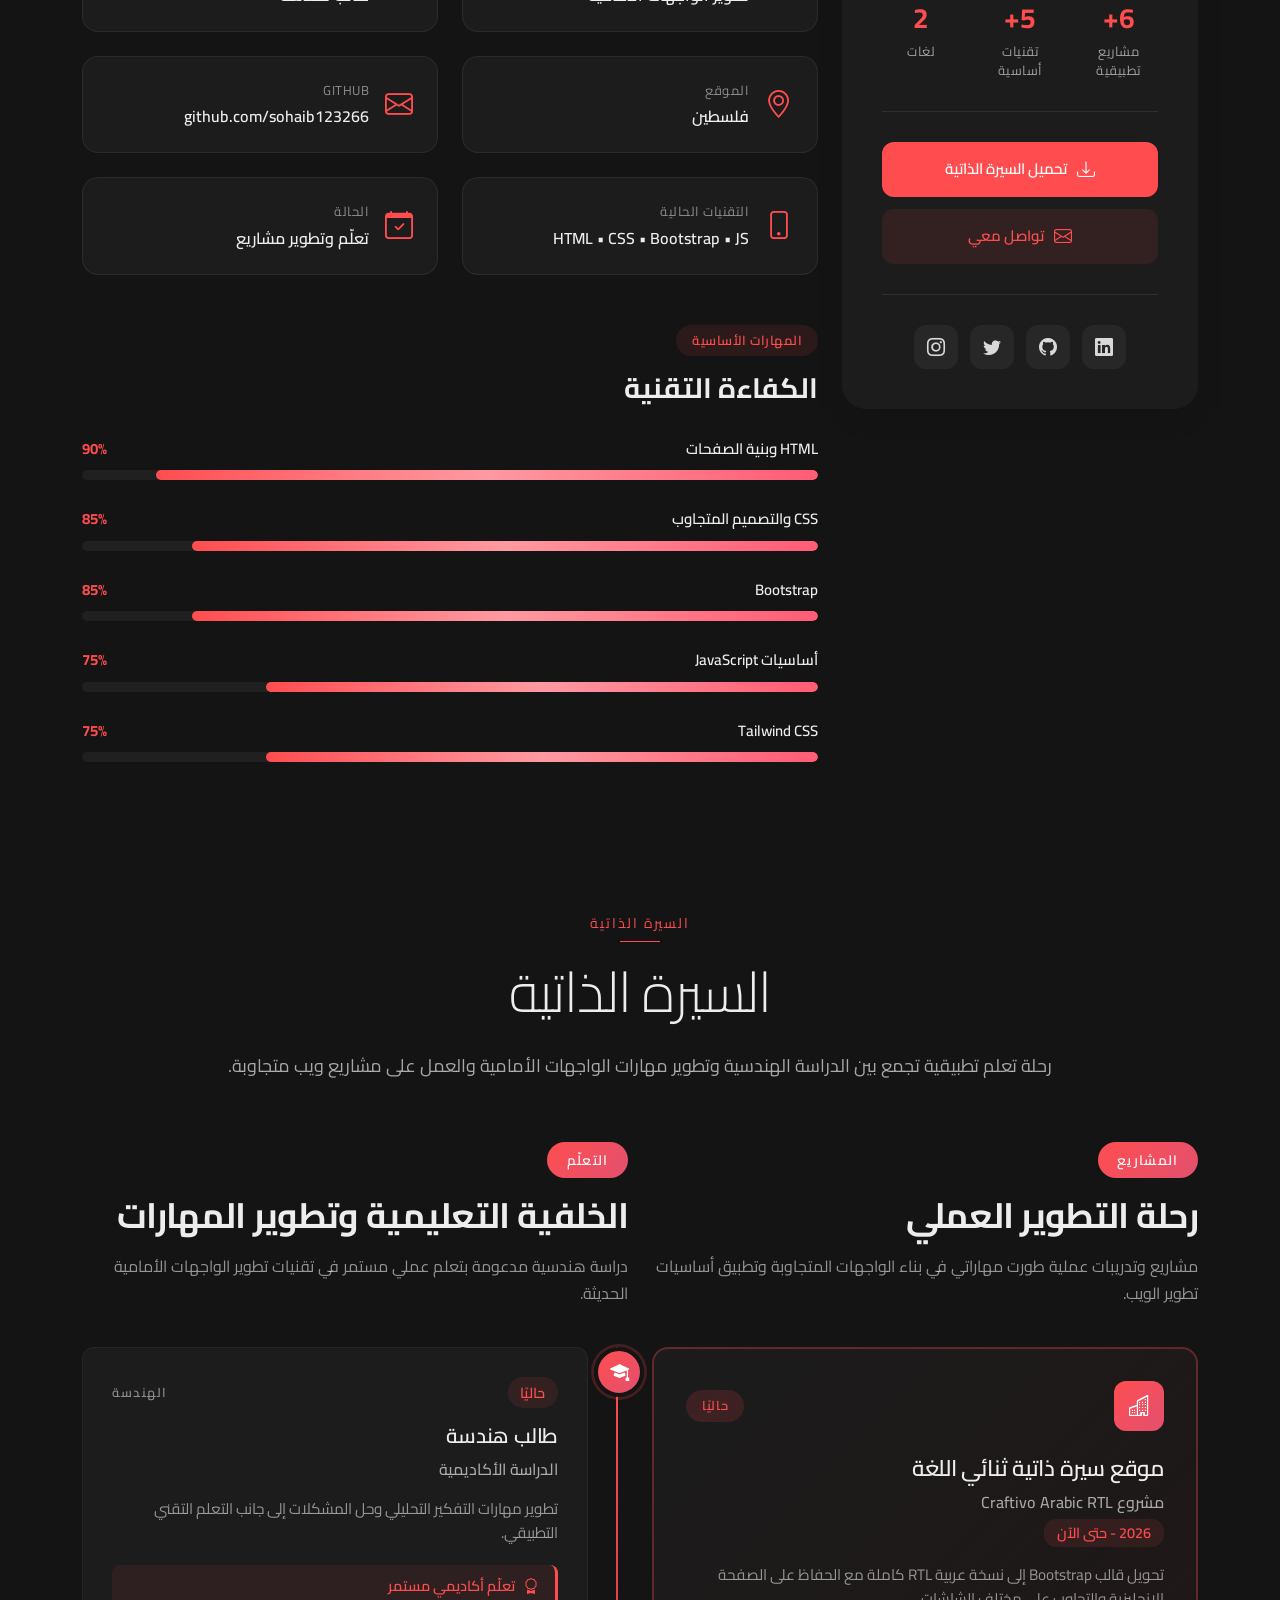
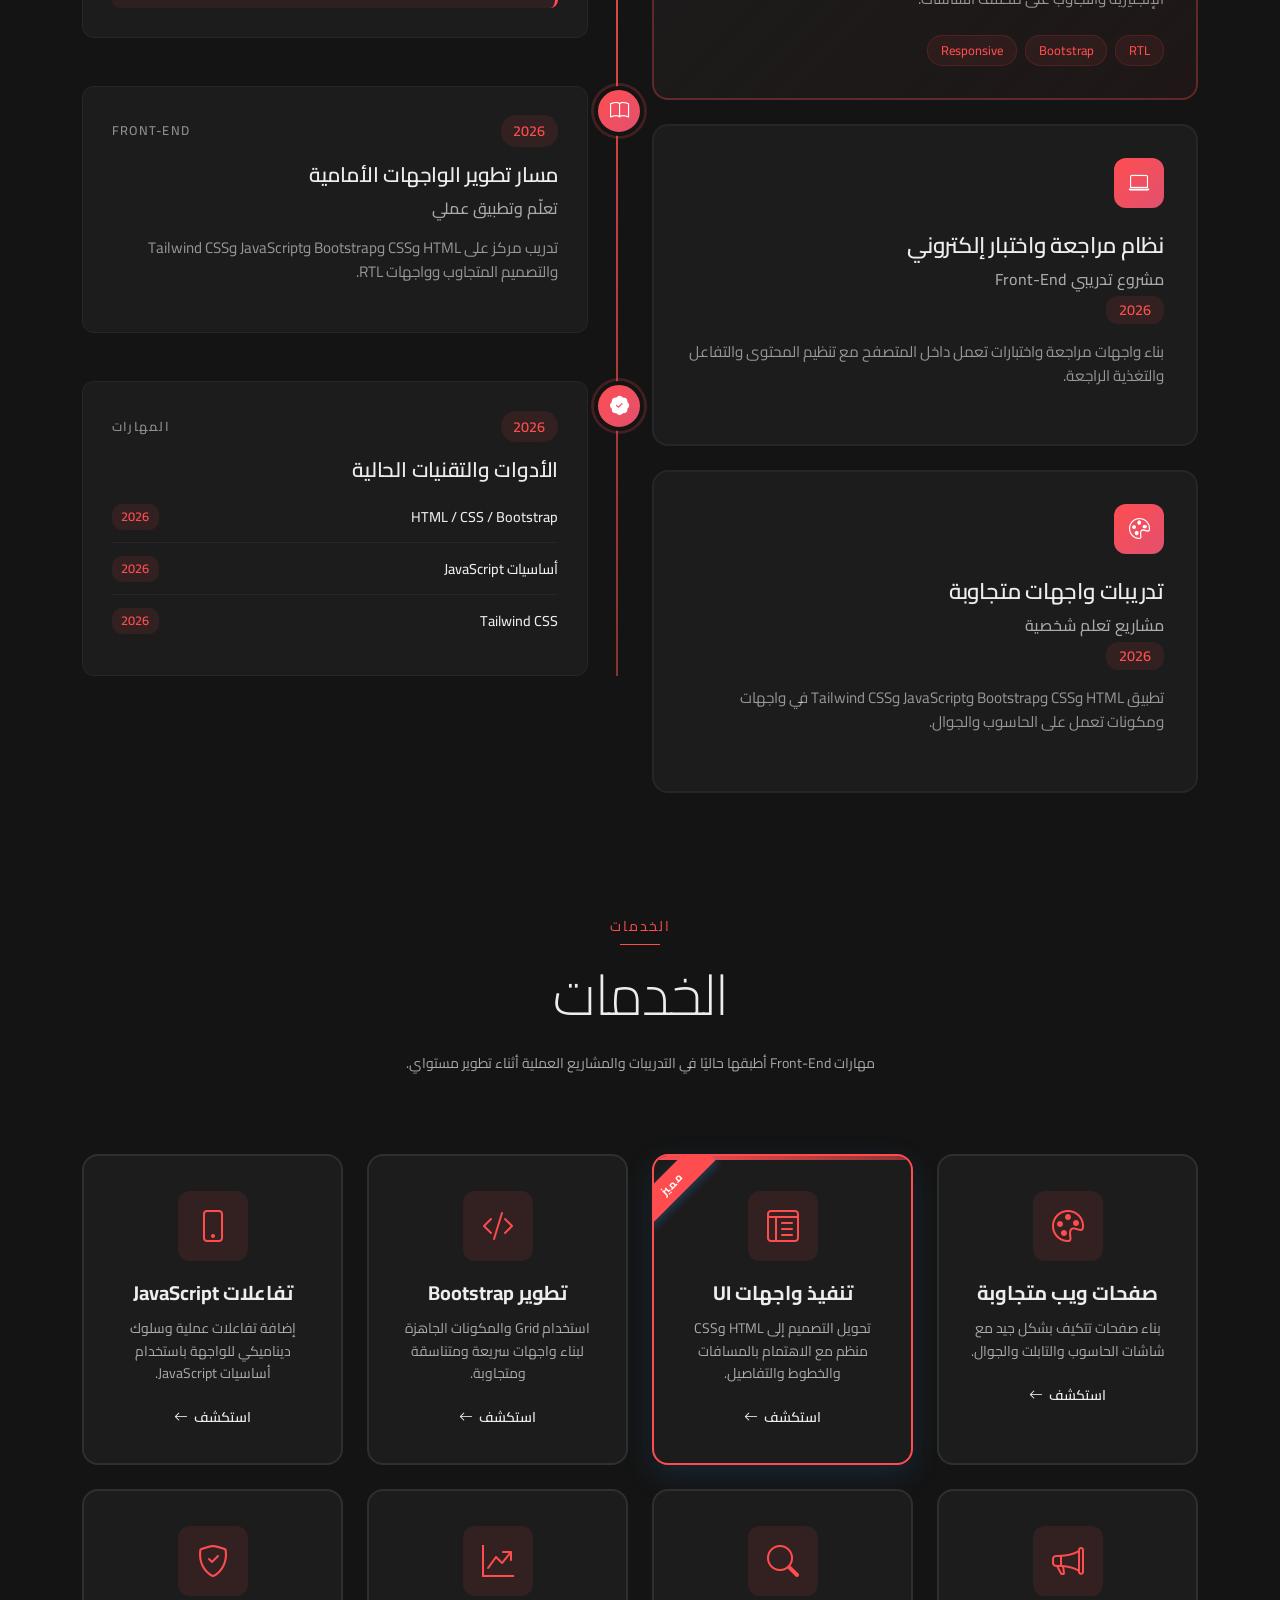
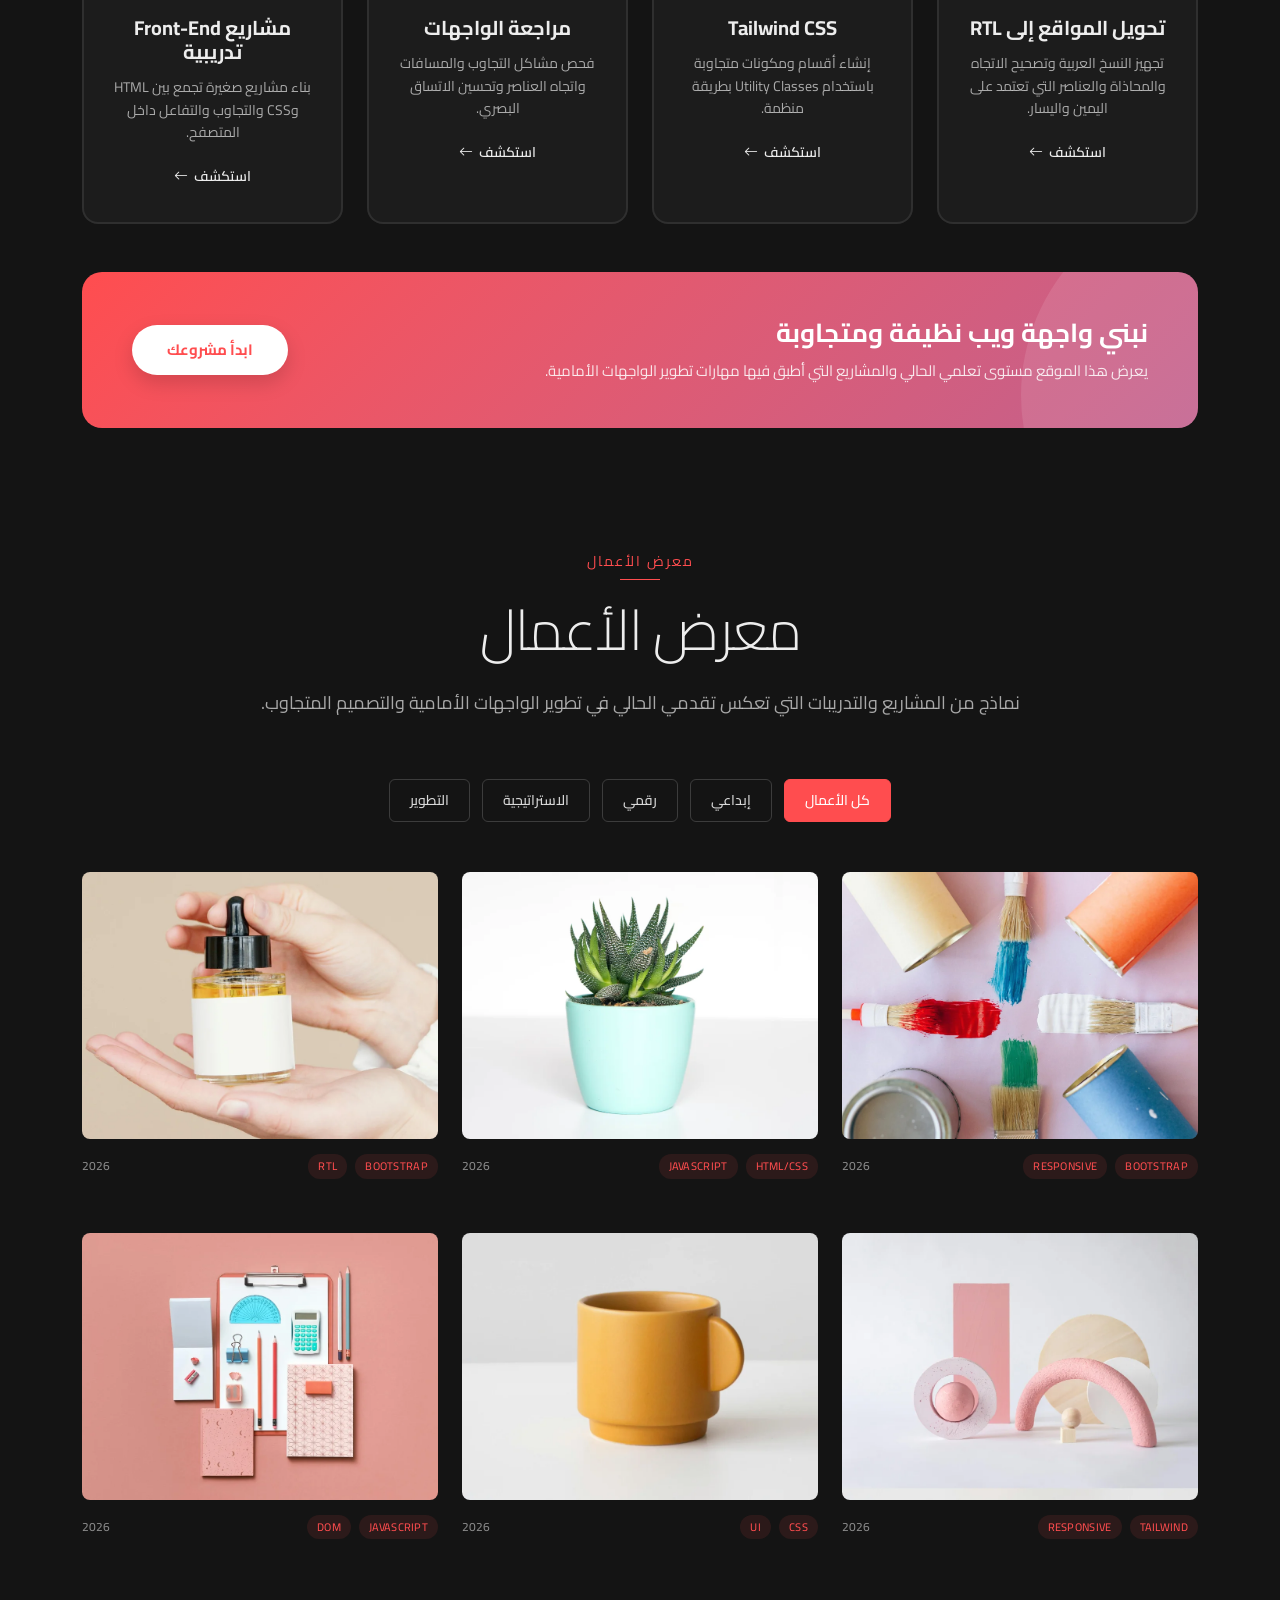
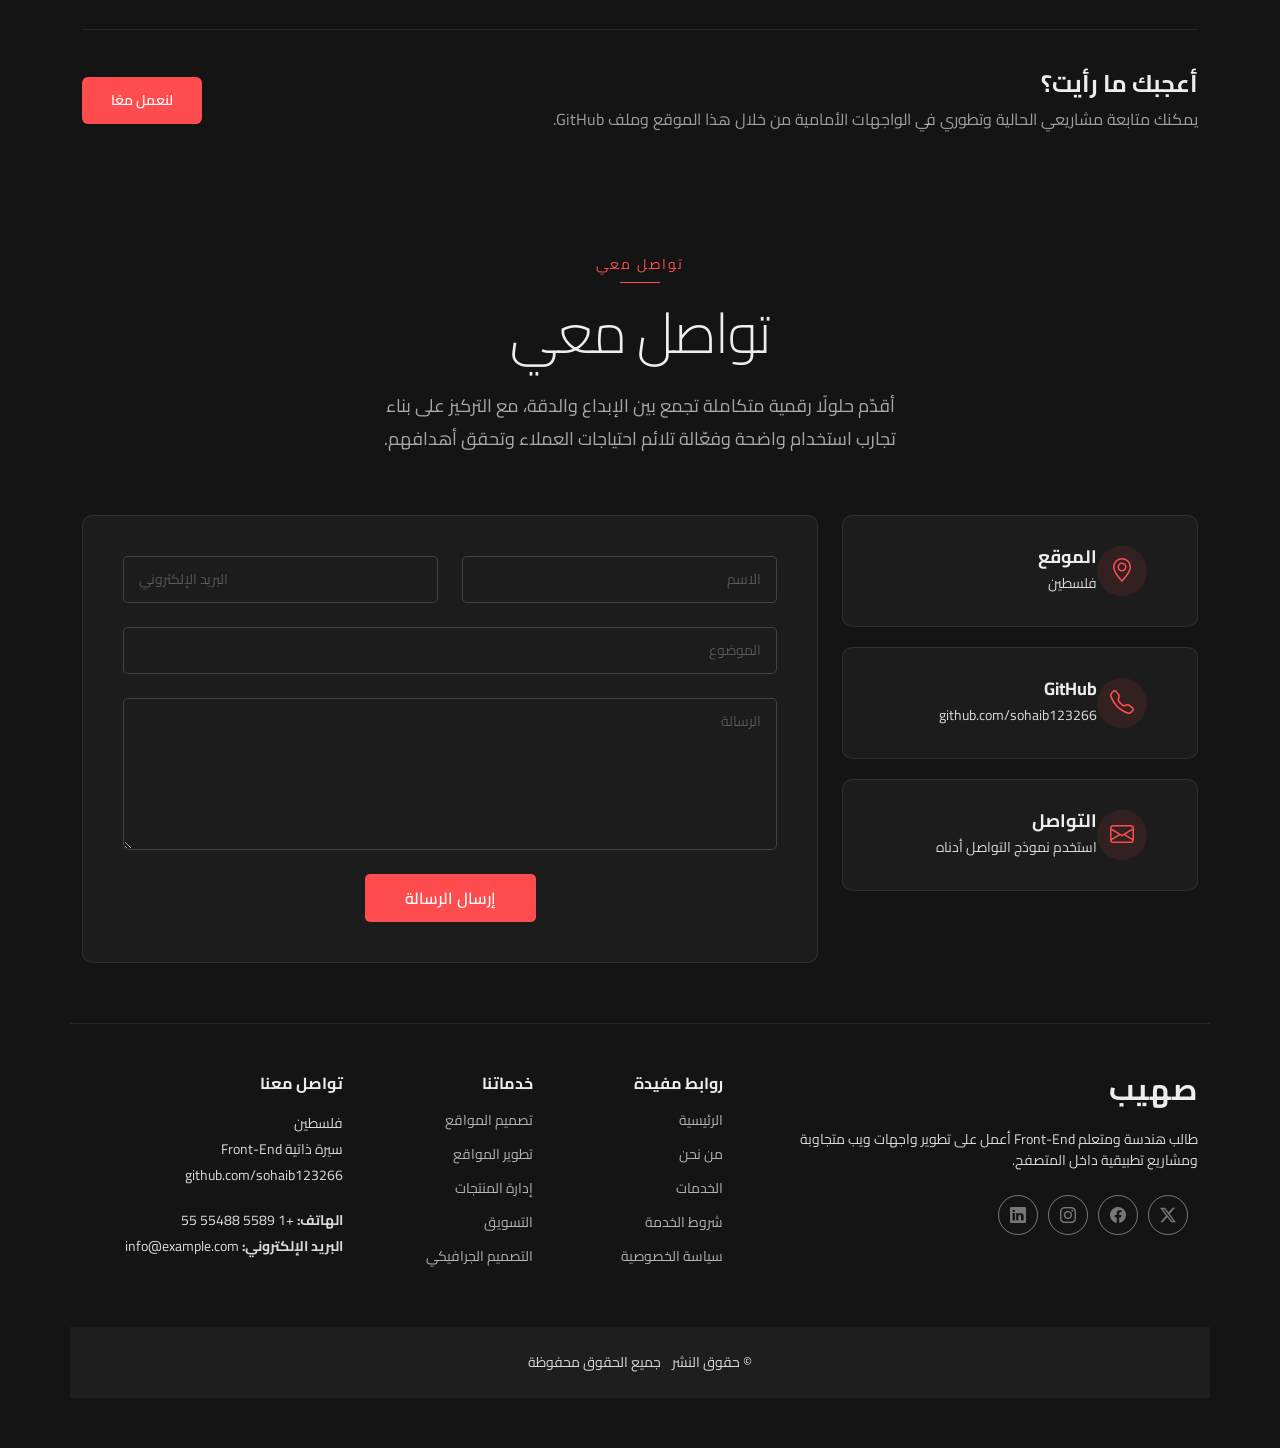
<file: Craftivo/ar.html>
<!DOCTYPE html>

<html dir="rtl" lang="ar">
  <head>
    <meta charset="utf-8" />
    <meta content="width=device-width, initial-scale=1.0" name="viewport" />
    <title>صهيب | السيرة الذاتية</title>
    <meta content="" name="description" />
    <meta content="" name="keywords" />
    <!-- Favicons -->
    <link href="assets/img/favicon.png" rel="icon" />
    <link href="assets/img/apple-touch-icon.png" rel="apple-touch-icon" />
    <!-- Fonts -->
    <link href="https://fonts.googleapis.com" rel="preconnect" />
    <link crossorigin="" href="https://fonts.gstatic.com" rel="preconnect" />
    <link
      href="https://fonts.googleapis.com/css2?family=Roboto:ital,wght@0,100;0,300;0,400;0,500;0,700;0,900;1,100;1,300;1,400;1,500;1,700;1,900&amp;family=Raleway:ital,wght@0,100;0,200;0,300;0,400;0,500;0,600;0,700;0,800;0,900;1,100;1,200;1,300;1,400;1,500;1,600;1,700;1,800;1,900&amp;family=Mulish:ital,wght@0,200;0,300;0,400;0,500;0,600;0,700;0,800;0,900;1,200;1,300;1,400;1,500;1,600;1,700;1,800;1,900&amp;display=swap"
      rel="stylesheet"
    />
    <link
      href="https://fonts.googleapis.com/css2?family=Cairo:wght@400;500;600;700;800&amp;display=swap"
      rel="stylesheet"
    />
    <!-- Vendor CSS Files -->
    <link
      href="assets/vendor/bootstrap/css/bootstrap.rtl.min.css"
      rel="stylesheet"
    />
    <link
      href="assets/vendor/bootstrap-icons/bootstrap-icons.css"
      rel="stylesheet"
    />
    <link href="assets/vendor/aos/aos.css" rel="stylesheet" />
    <link
      href="assets/vendor/glightbox/css/glightbox.min.css"
      rel="stylesheet"
    />
    <link href="assets/vendor/swiper/swiper-bundle.min.css" rel="stylesheet" />
    <!-- Main CSS File -->
    <link href="assets/css/main.css" rel="stylesheet" />
    <link href="assets/css/ar.css" rel="stylesheet" />
    <!-- =======================================================
  * Template Name: Craftivo
  * Template URL: https://bootstrapmade.com/craftivo-bootstrap-portfolio-template/
  * Updated: Oct 04 2025 with Bootstrap v5.3.8
  * Author: BootstrapMade.com
  * License: https://bootstrapmade.com/license/
  ======================================================== -->
  </head>
  <body class="index-page">
    <header class="header d-flex align-items-center fixed-top" id="header">
      <div
        class="container-fluid container-xl position-relative d-flex align-items-center"
      >
        <a class="logo d-flex align-items-center me-auto" href="ar.html">
          <!-- Uncomment the line below if you also wish to use an image logo -->
          <!-- <img src="assets/img/logo.webp" alt=""> -->
          <h1 class="sitename">صهيب</h1>
        </a>
        <nav class="navmenu" id="navmenu">
          <ul>
            <li><a class="active" href="#hero">الرئيسية</a></li>
            <li><a href="#about">من أنا</a></li>
            <li><a href="#resume">السيرة الذاتية </a></li>
            <li><a href="#services">الخدمات </a></li>
            <li><a href="#portfolio">أعمالي</a></li>
            <li class="dropdown">
              <a href="#"
                ><span>قائمة منسدلة</span>
                <i class="bi bi-chevron-down toggle-dropdown"></i
              ></a>
              <ul>
                <li><a href="#">الخيار الأول</a></li>
                <li class="dropdown">
                  <a href="#"
                    ><span>قائمة فرعية</span>
                    <i class="bi bi-chevron-down toggle-dropdown"></i
                  ></a>
                  <ul>
                    <li><a href="#">الخيار الفرعي الأول</a></li>
                    <li><a href="#">الخيار الفرعي الثاني</a></li>
                    <li><a href="#">الخيار الفرعي الثالث</a></li>
                    <li><a href="#">الخيار الفرعي الرابع</a></li>
                    <li><a href="#">الخيار الفرعي الخامس</a></li>
                  </ul>
                </li>
                <li><a href="#">الخيار الثاني</a></li>
                <li><a href="#">الخيار الثالث</a></li>
                <li><a href="#">الخيار الرابع</a></li>
              </ul>
            </li>
            <li><a href="#contact">تواصل معي </a></li>
            <li class="language-switch-item">
              <a
                aria-label="Switch language to EN"
                class="language-link"
                href="index.html"
                lang="en"
                >EN</a
              >
            </li>
          </ul>
          <i class="mobile-nav-toggle d-xl-none bi bi-list"></i>
        </nav>
        <a class="btn-getstarted" href="#about">ابدأ الآن</a>
      </div>
    </header>
    <main class="main">
      <!-- Hero Section -->
      <section class="hero section dark-background" id="hero">
        <img
          alt=""
          data-aos="fade-in"
          src="assets/img/profile/profile-bg-5.webp"
        />
        <div class="container" data-aos="fade-up" data-aos-delay="100">
          <div class="row justify-content-center">
            <div class="col-lg-8 text-center">
              <h2>مرحبًا، أنا صهيب</h2>
              <p>
                أنا
                <span
                  class="typed"
                  data-typed-items="طالب هندسة, مطور واجهات أمامية, مصمم واجهات ويب, متعلم Bootstrap"
                ></span
                ><span aria-hidden="true" class="typed-cursor"></span>
              </p>
              <div class="social-links">
                <a href="#"><i class="bi bi-twitter-x"></i></a>
                <a href="#"><i class="bi bi-facebook"></i></a>
                <a href="#"><i class="bi bi-instagram"></i></a>
                <a href="#"><i class="bi bi-linkedin"></i></a>
              </div>
            </div>
          </div>
        </div>
      </section>
      <!-- /Hero Section -->
      <!-- About Section -->
      <section class="about section" id="about">
        <!-- Section Title -->
        <div class="container section-title" data-aos="fade-up">
          <span class="subtitle">من أنا</span>
          <h2>من أنا</h2>
          <p>
            طالب هندسة أركز على تطوير الواجهات الأمامية وبناء صفحات متجاوبة
            ومنظمة باستخدام HTML وCSS وBootstrap وJavaScript وTailwind CSS.
          </p>
        </div>
        <!-- End Section Title -->
        <div class="container" data-aos="fade-up" data-aos-delay="100">
          <div class="row gy-5">
            <div class="col-lg-4" data-aos="zoom-in" data-aos-delay="150">
              <div class="profile-card">
                <div class="profile-header">
                  <div class="profile-avatar">
                    <img
                      alt=""
                      class="img-fluid"
                      src="assets/img/profile/profile-square-3.webp"
                    />
                    <div class="status-indicator"></div>
                  </div>
                  <h3>صهيب</h3>
                  <span class="role">طالب هندسة ومطور واجهات أمامية</span>
                  <div class="rating">
                    <i class="bi bi-star-fill"></i>
                    <i class="bi bi-star-fill"></i>
                    <i class="bi bi-star-fill"></i>
                    <i class="bi bi-star-fill"></i>
                    <i class="bi bi-star-half"></i>
                    <span>4.8</span>
                  </div>
                </div>
                <div class="profile-stats">
                  <div class="stat-item">
                    <h4>6+</h4>
                    <p>مشاريع تطبيقية</p>
                  </div>
                  <div class="stat-item">
                    <h4>5+</h4>
                    <p>تقنيات أساسية</p>
                  </div>
                  <div class="stat-item">
                    <h4>2</h4>
                    <p>لغات</p>
                  </div>
                </div>
                <div class="profile-actions">
                  <a class="btn-primary" href="#"
                    ><i class="bi bi-download"></i> تحميل السيرة الذاتية</a
                  >
                  <a class="btn-secondary" href="#"
                    ><i class="bi bi-envelope"></i> تواصل معي</a
                  >
                </div>
                <div class="social-connect">
                  <a href="#"><i class="bi bi-linkedin"></i></a>
                  <a href="#"><i class="bi bi-github"></i></a>
                  <a href="#"><i class="bi bi-twitter"></i></a>
                  <a href="#"><i class="bi bi-instagram"></i></a>
                </div>
              </div>
            </div>
            <div class="col-lg-8" data-aos="fade-left" data-aos-delay="200">
              <div class="content-wrapper">
                <div class="bio-section">
                  <div class="section-tag">نبذة عني</div>
                  <h2>أحوّل ما أتعلمه إلى واجهات ويب عملية ومتجاوبة</h2>
                  <p>
                    أركز على تحويل التصاميم والأفكار إلى صفحات ويب منظمة
                    ومتجاوبة، مع الاهتمام بالبنية الصحيحة والمسافات وتجربة
                    الاستخدام.
                  </p>
                  <p>
                    مساري الحالي يشمل HTML وCSS وBootstrap وJavaScript وTailwind
                    CSS من خلال التدريبات والمشاريع التطبيقية.
                  </p>
                </div>
                <div class="details-grid">
                  <div
                    class="detail-item"
                    data-aos="fade-up"
                    data-aos-delay="250"
                  >
                    <i class="bi bi-briefcase"></i>
                    <div class="detail-content">
                      <span>المجال</span>
                      <strong>تطوير الواجهات الأمامية</strong>
                    </div>
                  </div>
                  <div
                    class="detail-item"
                    data-aos="fade-up"
                    data-aos-delay="300"
                  >
                    <i class="bi bi-mortarboard"></i>
                    <div class="detail-content">
                      <span>الدراسة</span>
                      <strong>طالب هندسة</strong>
                    </div>
                  </div>
                  <div
                    class="detail-item"
                    data-aos="fade-up"
                    data-aos-delay="350"
                  >
                    <i class="bi bi-geo-alt"></i>
                    <div class="detail-content">
                      <span>الموقع</span>
                      <strong>فلسطين</strong>
                    </div>
                  </div>
                  <div
                    class="detail-item"
                    data-aos="fade-up"
                    data-aos-delay="100"
                  >
                    <i class="bi bi-envelope"></i>
                    <div class="detail-content">
                      <span>GitHub</span>
                      <strong>github.com/sohaib123266</strong>
                    </div>
                  </div>
                  <div
                    class="detail-item"
                    data-aos="fade-up"
                    data-aos-delay="150"
                  >
                    <i class="bi bi-phone"></i>
                    <div class="detail-content">
                      <span>التقنيات الحالية</span>
                      <strong>HTML • CSS • Bootstrap • JS</strong>
                    </div>
                  </div>
                  <div
                    class="detail-item"
                    data-aos="fade-up"
                    data-aos-delay="200"
                  >
                    <i class="bi bi-calendar-check"></i>
                    <div class="detail-content">
                      <span>الحالة</span>
                      <strong>تعلّم وتطوير مشاريع</strong>
                    </div>
                  </div>
                </div>
                <div
                  class="skills-showcase"
                  data-aos="fade-up"
                  data-aos-delay="250"
                >
                  <div class="section-tag">المهارات الأساسية</div>
                  <h3>الكفاءة التقنية</h3>
                  <div class="skills-list skills-animation">
                    <div class="skill-item">
                      <div class="skill-info">
                        <span class="skill-name">HTML وبنية الصفحات</span>
                        <span class="skill-percent">90%</span>
                      </div>
                      <div class="progress">
                        <div
                          aria-valuemax="100"
                          aria-valuemin="0"
                          aria-valuenow="90"
                          class="progress-bar"
                          role="progressbar"
                        ></div>
                      </div>
                    </div>
                    <div class="skill-item">
                      <div class="skill-info">
                        <span class="skill-name">CSS والتصميم المتجاوب</span>
                        <span class="skill-percent">85%</span>
                      </div>
                      <div class="progress">
                        <div
                          aria-valuemax="100"
                          aria-valuemin="0"
                          aria-valuenow="85"
                          class="progress-bar"
                          role="progressbar"
                        ></div>
                      </div>
                    </div>
                    <div class="skill-item">
                      <div class="skill-info">
                        <span class="skill-name">Bootstrap</span>
                        <span class="skill-percent">85%</span>
                      </div>
                      <div class="progress">
                        <div
                          aria-valuemax="100"
                          aria-valuemin="0"
                          aria-valuenow="85"
                          class="progress-bar"
                          role="progressbar"
                        ></div>
                      </div>
                    </div>
                    <div class="skill-item">
                      <div class="skill-info">
                        <span class="skill-name">أساسيات JavaScript</span>
                        <span class="skill-percent">75%</span>
                      </div>
                      <div class="progress">
                        <div
                          aria-valuemax="100"
                          aria-valuemin="0"
                          aria-valuenow="75"
                          class="progress-bar"
                          role="progressbar"
                        ></div>
                      </div>
                    </div>
                    <div class="skill-item">
                      <div class="skill-info">
                        <span class="skill-name">Tailwind CSS</span>
                        <span class="skill-percent">75%</span>
                      </div>
                      <div class="progress">
                        <div
                          aria-valuemax="100"
                          aria-valuemin="0"
                          aria-valuenow="75"
                          class="progress-bar"
                          role="progressbar"
                        ></div>
                      </div>
                    </div>
                  </div>
                </div>
              </div>
            </div>
          </div>
        </div>
      </section>
      <!-- /About Section -->
      <!-- Resume Section -->
      <section class="resume section" id="resume">
        <!-- Section Title -->
        <div class="container section-title" data-aos="fade-up">
          <span class="subtitle">السيرة الذاتية</span>
          <h2>السيرة الذاتية</h2>
          <p>
            رحلة تعلم تطبيقية تجمع بين الدراسة الهندسية وتطوير مهارات الواجهات
            الأمامية والعمل على مشاريع ويب متجاوبة.
          </p>
        </div>
        <!-- End Section Title -->
        <div class="container" data-aos="fade-up" data-aos-delay="100">
          <div class="row gy-5">
            <div class="col-lg-6">
              <div class="experience-section">
                <div
                  class="section-header"
                  data-aos="fade-right"
                  data-aos-delay="200"
                >
                  <div class="header-content">
                    <span class="section-badge">المشاريع</span>
                    <h2>رحلة التطوير العملي</h2>
                    <p>
                      مشاريع وتدريبات عملية طورت مهاراتي في بناء الواجهات
                      المتجاوبة وتطبيق أساسيات تطوير الويب.
                    </p>
                  </div>
                </div>
                <div class="experience-cards">
                  <div
                    class="exp-card featured"
                    data-aos="zoom-in"
                    data-aos-delay="300"
                  >
                    <div class="card-header">
                      <div class="company-logo">
                        <i class="bi bi-buildings"></i>
                      </div>
                      <div class="period-badge">حاليًا</div>
                    </div>
                    <div class="card-body">
                      <h3>موقع سيرة ذاتية ثنائي اللغة</h3>
                      <p class="company-name">مشروع Craftivo Arabic RTL</p>
                      <span class="duration">2026 - حتى الآن</span>
                      <p class="description">
                        تحويل قالب Bootstrap إلى نسخة عربية RTL كاملة مع الحفاظ
                        على الصفحة الإنجليزية والتجاوب على مختلف الشاشات.
                      </p>
                      <div class="skills-tags">
                        <span class="skill-tag">RTL</span>
                        <span class="skill-tag">Bootstrap</span>
                        <span class="skill-tag">Responsive</span>
                      </div>
                    </div>
                  </div>
                  <div class="exp-card" data-aos="zoom-in" data-aos-delay="350">
                    <div class="card-header">
                      <div class="company-logo">
                        <i class="bi bi-laptop"></i>
                      </div>
                    </div>
                    <div class="card-body">
                      <h3>نظام مراجعة واختبار إلكتروني</h3>
                      <p class="company-name">مشروع تدريبي Front-End</p>
                      <span class="duration">2026</span>
                      <p class="description">
                        بناء واجهات مراجعة واختبارات تعمل داخل المتصفح مع تنظيم
                        المحتوى والتفاعل والتغذية الراجعة.
                      </p>
                    </div>
                  </div>
                  <div class="exp-card" data-aos="zoom-in" data-aos-delay="400">
                    <div class="card-header">
                      <div class="company-logo">
                        <i class="bi bi-palette"></i>
                      </div>
                    </div>
                    <div class="card-body">
                      <h3>تدريبات واجهات متجاوبة</h3>
                      <p class="company-name">مشاريع تعلم شخصية</p>
                      <span class="duration">2026</span>
                      <p class="description">
                        تطبيق HTML وCSS وBootstrap وJavaScript وTailwind CSS في
                        واجهات ومكونات تعمل على الحاسوب والجوال.
                      </p>
                    </div>
                  </div>
                </div>
              </div>
            </div>
            <div class="col-lg-6">
              <div class="education-section">
                <div
                  class="section-header"
                  data-aos="fade-left"
                  data-aos-delay="200"
                >
                  <div class="header-content">
                    <span class="section-badge">التعلّم</span>
                    <h2>الخلفية التعليمية وتطوير المهارات</h2>
                    <p>
                      دراسة هندسية مدعومة بتعلم عملي مستمر في تقنيات تطوير
                      الواجهات الأمامية الحديثة.
                    </p>
                  </div>
                </div>
                <div
                  class="education-timeline"
                  data-aos="fade-left"
                  data-aos-delay="300"
                >
                  <div class="timeline-track">
                    <div class="timeline-item">
                      <div class="timeline-marker">
                        <i class="bi bi-mortarboard-fill"></i>
                      </div>
                      <div class="timeline-content">
                        <div class="education-meta">
                          <span class="year-range">حاليًا</span>
                          <span class="degree-level">الهندسة</span>
                        </div>
                        <h4>طالب هندسة</h4>
                        <p class="institution">الدراسة الأكاديمية</p>
                        <p class="description">
                          تطوير مهارات التفكير التحليلي وحل المشكلات إلى جانب
                          التعلم التقني التطبيقي.
                        </p>
                        <div class="achievement">
                          <i class="bi bi-award"></i>
                          <span>تعلّم أكاديمي مستمر</span>
                        </div>
                      </div>
                    </div>
                    <div class="timeline-item">
                      <div class="timeline-marker">
                        <i class="bi bi-book"></i>
                      </div>
                      <div class="timeline-content">
                        <div class="education-meta">
                          <span class="year-range">2026</span>
                          <span class="degree-level">Front-End</span>
                        </div>
                        <h4>مسار تطوير الواجهات الأمامية</h4>
                        <p class="institution">تعلّم وتطبيق عملي</p>
                        <p class="description">
                          تدريب مركز على HTML وCSS وBootstrap وJavaScript
                          وTailwind CSS والتصميم المتجاوب وواجهات RTL.
                        </p>
                      </div>
                    </div>
                    <div class="timeline-item">
                      <div class="timeline-marker">
                        <i class="bi bi-patch-check-fill"></i>
                      </div>
                      <div class="timeline-content">
                        <div class="education-meta">
                          <span class="year-range">2026</span>
                          <span class="degree-level">المهارات</span>
                        </div>
                        <h4>الأدوات والتقنيات الحالية</h4>
                        <div class="certifications-list">
                          <div class="cert-item">
                            <span class="cert-name"
                              >HTML / CSS / Bootstrap</span
                            >
                            <span class="cert-year">2026</span>
                          </div>
                          <div class="cert-item">
                            <span class="cert-name">أساسيات JavaScript</span>
                            <span class="cert-year">2026</span>
                          </div>
                          <div class="cert-item">
                            <span class="cert-name">Tailwind CSS</span>
                            <span class="cert-year">2026</span>
                          </div>
                        </div>
                      </div>
                    </div>
                  </div>
                </div>
              </div>
            </div>
          </div>
        </div>
      </section>
      <!-- /Resume Section -->
      <!-- Services Section -->
      <section class="services section" id="services">
        <!-- Section Title -->
        <div class="container section-title" data-aos="fade-up">
          <span class="subtitle">الخدمات</span>
          <h2>الخدمات</h2>
          <p>
            مهارات Front-End أطبقها حاليًا في التدريبات والمشاريع العملية أثناء
            تطوير مستواي.
          </p>
        </div>
        <!-- End Section Title -->
        <div class="container" data-aos="fade-up" data-aos-delay="100">
          <div class="row gy-4">
            <div
              class="col-lg-3 col-md-6"
              data-aos="zoom-in"
              data-aos-delay="100"
            >
              <div class="service-item">
                <div class="icon-wrapper">
                  <i class="bi bi-palette"></i>
                </div>
                <h4>صفحات ويب متجاوبة</h4>
                <p>
                  بناء صفحات تتكيف بشكل جيد مع شاشات الحاسوب والتابلت والجوال.
                </p>
                <a class="read-more" href="service-details.html">
                  <span>استكشف</span>
                  <i class="bi bi-arrow-right"></i>
                </a>
              </div>
            </div>
            <div
              class="col-lg-3 col-md-6"
              data-aos="zoom-in"
              data-aos-delay="200"
            >
              <div class="service-item featured">
                <div class="featured-tag">مميز</div>
                <div class="icon-wrapper">
                  <i class="bi bi-layout-text-window-reverse"></i>
                </div>
                <h4>تنفيذ واجهات UI</h4>
                <p>
                  تحويل التصميم إلى HTML وCSS منظم مع الاهتمام بالمسافات والخطوط
                  والتفاصيل.
                </p>
                <a class="read-more" href="service-details.html">
                  <span>استكشف</span>
                  <i class="bi bi-arrow-right"></i>
                </a>
              </div>
            </div>
            <div
              class="col-lg-3 col-md-6"
              data-aos="zoom-in"
              data-aos-delay="300"
            >
              <div class="service-item">
                <div class="icon-wrapper">
                  <i class="bi bi-code-slash"></i>
                </div>
                <h4>تطوير Bootstrap</h4>
                <p>
                  استخدام Grid والمكونات الجاهزة لبناء واجهات سريعة ومتناسقة
                  ومتجاوبة.
                </p>
                <a class="read-more" href="service-details.html">
                  <span>استكشف</span>
                  <i class="bi bi-arrow-right"></i>
                </a>
              </div>
            </div>
            <div
              class="col-lg-3 col-md-6"
              data-aos="zoom-in"
              data-aos-delay="400"
            >
              <div class="service-item">
                <div class="icon-wrapper">
                  <i class="bi bi-phone"></i>
                </div>
                <h4>تفاعلات JavaScript</h4>
                <p>
                  إضافة تفاعلات عملية وسلوك ديناميكي للواجهة باستخدام أساسيات
                  JavaScript.
                </p>
                <a class="read-more" href="service-details.html">
                  <span>استكشف</span>
                  <i class="bi bi-arrow-right"></i>
                </a>
              </div>
            </div>
            <div
              class="col-lg-3 col-md-6"
              data-aos="zoom-in"
              data-aos-delay="100"
            >
              <div class="service-item">
                <div class="icon-wrapper">
                  <i class="bi bi-megaphone"></i>
                </div>
                <h4>تحويل المواقع إلى RTL</h4>
                <p>
                  تجهيز النسخ العربية وتصحيح الاتجاه والمحاذاة والعناصر التي
                  تعتمد على اليمين واليسار.
                </p>
                <a class="read-more" href="service-details.html">
                  <span>استكشف</span>
                  <i class="bi bi-arrow-right"></i>
                </a>
              </div>
            </div>
            <div
              class="col-lg-3 col-md-6"
              data-aos="zoom-in"
              data-aos-delay="200"
            >
              <div class="service-item">
                <div class="icon-wrapper">
                  <i class="bi bi-search"></i>
                </div>
                <h4>Tailwind CSS</h4>
                <p>
                  إنشاء أقسام ومكونات متجاوبة باستخدام Utility Classes بطريقة
                  منظمة.
                </p>
                <a class="read-more" href="service-details.html">
                  <span>استكشف</span>
                  <i class="bi bi-arrow-right"></i>
                </a>
              </div>
            </div>
            <div
              class="col-lg-3 col-md-6"
              data-aos="zoom-in"
              data-aos-delay="300"
            >
              <div class="service-item">
                <div class="icon-wrapper">
                  <i class="bi bi-graph-up-arrow"></i>
                </div>
                <h4>مراجعة الواجهات</h4>
                <p>
                  فحص مشاكل التجاوب والمسافات واتجاه العناصر وتحسين الاتساق
                  البصري.
                </p>
                <a class="read-more" href="service-details.html">
                  <span>استكشف</span>
                  <i class="bi bi-arrow-right"></i>
                </a>
              </div>
            </div>
            <div
              class="col-lg-3 col-md-6"
              data-aos="zoom-in"
              data-aos-delay="400"
            >
              <div class="service-item">
                <div class="icon-wrapper">
                  <i class="bi bi-shield-check"></i>
                </div>
                <h4>مشاريع Front-End تدريبية</h4>
                <p>
                  بناء مشاريع صغيرة تجمع بين HTML وCSS والتجاوب والتفاعل داخل
                  المتصفح.
                </p>
                <a class="read-more" href="service-details.html">
                  <span>استكشف</span>
                  <i class="bi bi-arrow-right"></i>
                </a>
              </div>
            </div>
          </div>
          <div class="row mt-5">
            <div class="col-12" data-aos="fade-up" data-aos-delay="200">
              <div class="cta-box">
                <div class="row align-items-center">
                  <div class="col-lg-8">
                    <h3>نبني واجهة ويب نظيفة ومتجاوبة</h3>
                    <p>
                      يعرض هذا الموقع مستوى تعلمي الحالي والمشاريع التي أطبق
                      فيها مهارات تطوير الواجهات الأمامية.
                    </p>
                  </div>
                  <div class="col-lg-4 text-lg-end text-center">
                    <a class="cta-btn" href="service-details.html"
                      >ابدأ مشروعك</a
                    >
                  </div>
                </div>
              </div>
            </div>
          </div>
        </div>
      </section>
      <!-- /Services Section -->
      <!-- Portfolio Section -->
      <section class="portfolio section" id="portfolio">
        <!-- Section Title -->
        <div class="container section-title" data-aos="fade-up">
          <span class="subtitle">معرض الأعمال</span>
          <h2>معرض الأعمال</h2>
          <p>
            نماذج من المشاريع والتدريبات التي تعكس تقدمي الحالي في تطوير
            الواجهات الأمامية والتصميم المتجاوب.
          </p>
        </div>
        <!-- End Section Title -->
        <div class="container" data-aos="fade-up" data-aos-delay="100">
          <div
            class="isotope-layout"
            data-default-filter="*"
            data-layout="masonry"
            data-sort="original-order"
          >
            <ul
              class="portfolio-filters isotope-filters"
              data-aos="fade-up"
              data-aos-delay="200"
            >
              <li class="filter-active" data-filter="*">كل الأعمال</li>
              <li data-filter=".filter-creative">إبداعي</li>
              <li data-filter=".filter-digital">رقمي</li>
              <li data-filter=".filter-strategy">الاستراتيجية</li>
              <li data-filter=".filter-development">التطوير</li>
            </ul>
            <div
              class="row gy-4 isotope-container"
              data-aos="fade-up"
              data-aos-delay="300"
            >
              <div
                class="col-lg-4 col-md-6 portfolio-item isotope-item filter-creative"
              >
                <div class="portfolio-card">
                  <div class="portfolio-image-container">
                    <img
                      alt="مشروع إبداعي"
                      class="img-fluid"
                      loading="lazy"
                      src="assets/img/portfolio/portfolio-1.webp"
                    />
                    <div class="portfolio-overlay">
                      <div class="portfolio-info">
                        <span class="project-category">سيرة ذاتية RTL</span>
                        <h4>نسخة Craftivo العربية</h4>
                      </div>
                      <div class="portfolio-actions">
                        <a
                          class="glightbox portfolio-link"
                          href="assets/img/portfolio/portfolio-1.webp"
                        >
                          <i class="bi bi-plus-lg"></i>
                        </a>
                        <a class="portfolio-details" href="#">
                          <i class="bi bi-arrow-right"></i>
                        </a>
                      </div>
                    </div>
                  </div>
                  <div class="portfolio-meta">
                    <div class="project-tags">
                      <span class="tag">Bootstrap</span>
                      <span class="tag">RTL</span>
                    </div>
                    <div class="project-year">2026</div>
                  </div>
                </div>
              </div>
              <div
                class="col-lg-4 col-md-6 portfolio-item isotope-item filter-digital"
              >
                <div class="portfolio-card">
                  <div class="portfolio-image-container">
                    <img
                      alt="مشروع رقمي"
                      class="img-fluid"
                      loading="lazy"
                      src="assets/img/portfolio/portfolio-2.webp"
                    />
                    <div class="portfolio-overlay">
                      <div class="portfolio-info">
                        <span class="project-category">ويب تفاعلي</span>
                        <h4>نظام مراجعة إلكتروني</h4>
                      </div>
                      <div class="portfolio-actions">
                        <a
                          class="glightbox portfolio-link"
                          href="assets/img/portfolio/portfolio-2.webp"
                        >
                          <i class="bi bi-plus-lg"></i>
                        </a>
                        <a class="portfolio-details" href="#">
                          <i class="bi bi-arrow-right"></i>
                        </a>
                      </div>
                    </div>
                  </div>
                  <div class="portfolio-meta">
                    <div class="project-tags">
                      <span class="tag">HTML/CSS</span>
                      <span class="tag">JavaScript</span>
                    </div>
                    <div class="project-year">2026</div>
                  </div>
                </div>
              </div>
              <div
                class="col-lg-4 col-md-6 portfolio-item isotope-item filter-strategy"
              >
                <div class="portfolio-card">
                  <div class="portfolio-image-container">
                    <img
                      alt="مشروع استراتيجي"
                      class="img-fluid"
                      loading="lazy"
                      src="assets/img/portfolio/portfolio-3.webp"
                    />
                    <div class="portfolio-overlay">
                      <div class="portfolio-info">
                        <span class="project-category">واجهة متجاوبة</span>
                        <h4>تدريبات Bootstrap</h4>
                      </div>
                      <div class="portfolio-actions">
                        <a
                          class="glightbox portfolio-link"
                          href="assets/img/portfolio/portfolio-3.webp"
                        >
                          <i class="bi bi-plus-lg"></i>
                        </a>
                        <a class="portfolio-details" href="#">
                          <i class="bi bi-arrow-right"></i>
                        </a>
                      </div>
                    </div>
                  </div>
                  <div class="portfolio-meta">
                    <div class="project-tags">
                      <span class="tag">Bootstrap</span>
                      <span class="tag">Responsive</span>
                    </div>
                    <div class="project-year">2026</div>
                  </div>
                </div>
              </div>
              <div
                class="col-lg-4 col-md-6 portfolio-item isotope-item filter-development"
              >
                <div class="portfolio-card">
                  <div class="portfolio-image-container">
                    <img
                      alt="مشروع تطوير"
                      class="img-fluid"
                      loading="lazy"
                      src="assets/img/portfolio/portfolio-4.webp"
                    />
                    <div class="portfolio-overlay">
                      <div class="portfolio-info">
                        <span class="project-category">Front-End</span>
                        <h4>مكونات واجهة تفاعلية</h4>
                      </div>
                      <div class="portfolio-actions">
                        <a
                          class="glightbox portfolio-link"
                          href="assets/img/portfolio/portfolio-4.webp"
                        >
                          <i class="bi bi-plus-lg"></i>
                        </a>
                        <a class="portfolio-details" href="#">
                          <i class="bi bi-arrow-right"></i>
                        </a>
                      </div>
                    </div>
                  </div>
                  <div class="portfolio-meta">
                    <div class="project-tags">
                      <span class="tag">JavaScript</span>
                      <span class="tag">DOM</span>
                    </div>
                    <div class="project-year">2026</div>
                  </div>
                </div>
              </div>
              <div
                class="col-lg-4 col-md-6 portfolio-item isotope-item filter-creative"
              >
                <div class="portfolio-card">
                  <div class="portfolio-image-container">
                    <img
                      alt="مشروع إبداعي"
                      class="img-fluid"
                      loading="lazy"
                      src="assets/img/portfolio/portfolio-5.webp"
                    />
                    <div class="portfolio-overlay">
                      <div class="portfolio-info">
                        <span class="project-category">تدريب CSS</span>
                        <h4>تمارين تصميم الواجهات</h4>
                      </div>
                      <div class="portfolio-actions">
                        <a
                          class="glightbox portfolio-link"
                          href="assets/img/portfolio/portfolio-5.webp"
                        >
                          <i class="bi bi-plus-lg"></i>
                        </a>
                        <a class="portfolio-details" href="#">
                          <i class="bi bi-arrow-right"></i>
                        </a>
                      </div>
                    </div>
                  </div>
                  <div class="portfolio-meta">
                    <div class="project-tags">
                      <span class="tag">CSS</span>
                      <span class="tag">UI</span>
                    </div>
                    <div class="project-year">2026</div>
                  </div>
                </div>
              </div>
              <div
                class="col-lg-4 col-md-6 portfolio-item isotope-item filter-digital"
              >
                <div class="portfolio-card">
                  <div class="portfolio-image-container">
                    <img
                      alt="مشروع رقمي"
                      class="img-fluid"
                      loading="lazy"
                      src="assets/img/portfolio/portfolio-6.webp"
                    />
                    <div class="portfolio-overlay">
                      <div class="portfolio-info">
                        <span class="project-category">Utility CSS</span>
                        <h4>تدريبات Tailwind</h4>
                      </div>
                      <div class="portfolio-actions">
                        <a
                          class="glightbox portfolio-link"
                          href="assets/img/portfolio/portfolio-6.webp"
                        >
                          <i class="bi bi-plus-lg"></i>
                        </a>
                        <a class="portfolio-details" href="#">
                          <i class="bi bi-arrow-right"></i>
                        </a>
                      </div>
                    </div>
                  </div>
                  <div class="portfolio-meta">
                    <div class="project-tags">
                      <span class="tag">Tailwind</span>
                      <span class="tag">Responsive</span>
                    </div>
                    <div class="project-year">2026</div>
                  </div>
                </div>
              </div>
            </div>
          </div>
          <div class="portfolio-bottom" data-aos="fade-up" data-aos-delay="400">
            <div class="row align-items-center">
              <div class="col-lg-8">
                <h3>أعجبك ما رأيت؟</h3>
                <p>
                  يمكنك متابعة مشاريعي الحالية وتطوري في الواجهات الأمامية من
                  خلال هذا الموقع وملف GitHub.
                </p>
              </div>
              <div class="col-lg-4 text-lg-end">
                <a class="btn btn-accent" href="#contact">لنعمل معًا</a>
              </div>
            </div>
          </div>
        </div>
      </section>
      <!-- /Portfolio Section -->
      <!-- Contact Section -->
      <section class="contact section" id="contact">
        <!-- Section Title -->
        <div class="container section-title" data-aos="fade-up">
          <span class="subtitle">تواصل معي</span>
          <h2>تواصل معي</h2>
          <p>
            أقدّم حلولًا رقمية متكاملة تجمع بين الإبداع والدقة، مع التركيز على
            بناء تجارب استخدام واضحة وفعّالة تلائم احتياجات العملاء وتحقق
            أهدافهم.
          </p>
        </div>
        <!-- End Section Title -->
        <div class="container">
          <div class="row gy-4">
            <div class="col-lg-4">
              <div class="info-item">
                <div class="icon-wrapper">
                  <i class="bi bi-geo-alt"></i>
                </div>
                <div>
                  <h3>الموقع</h3>
                  <p>فلسطين</p>
                </div>
              </div>
              <div class="info-item">
                <div class="icon-wrapper">
                  <i class="bi bi-telephone"></i>
                </div>
                <div>
                  <h3>GitHub</h3>
                  <p>github.com/sohaib123266</p>
                </div>
              </div>
              <div class="info-item">
                <div class="icon-wrapper">
                  <i class="bi bi-envelope"></i>
                </div>
                <div>
                  <h3>التواصل</h3>
                  <p>استخدم نموذج التواصل أدناه</p>
                </div>
              </div>
            </div>
            <div class="col-lg-8">
              <form
                action="forms/contact.php"
                class="php-email-form"
                method="post"
              >
                <div class="row gy-4">
                  <div class="col-md-6">
                    <input
                      class="form-control"
                      name="name"
                      placeholder="الاسم"
                      required=""
                      type="text"
                    />
                  </div>
                  <div class="col-md-6">
                    <input
                      class="form-control"
                      name="email"
                      placeholder="البريد الإلكتروني"
                      required=""
                      type="email"
                    />
                  </div>
                  <div class="col-md-12">
                    <input
                      class="form-control"
                      name="subject"
                      placeholder="الموضوع"
                      required=""
                      type="text"
                    />
                  </div>
                  <div class="col-md-12">
                    <textarea
                      class="form-control"
                      name="message"
                      placeholder="الرسالة"
                      required=""
                      rows="6"
                    ></textarea>
                  </div>
                  <div class="col-md-12 text-center">
                    <div class="loading">جارٍ الإرسال</div>
                    <div class="error-message"></div>
                    <div class="sent-message">
                      تم إرسال رسالتك بنجاح. شكرًا لك!
                    </div>
                    <button type="submit">إرسال الرسالة</button>
                  </div>
                </div>
              </form>
            </div>
          </div>
        </div>
      </section>
      <!-- /Contact Section -->
    </main>
    <footer class="footer" id="footer">
      <div class="container footer-top">
        <div class="row gy-4">
          <div class="col-lg-5 col-md-12 footer-about">
            <a class="logo d-flex align-items-center" href="ar.html">
              <span class="sitename">صهيب</span>
            </a>
            <p>
              طالب هندسة ومتعلم Front-End أعمل على تطوير واجهات ويب متجاوبة
              ومشاريع تطبيقية داخل المتصفح.
            </p>
            <div class="social-links d-flex mt-4">
              <a href=""><i class="bi bi-twitter-x"></i></a>
              <a href=""><i class="bi bi-facebook"></i></a>
              <a href=""><i class="bi bi-instagram"></i></a>
              <a href=""><i class="bi bi-linkedin"></i></a>
            </div>
          </div>
          <div class="col-lg-2 col-6 footer-links">
            <h4>روابط مفيدة</h4>
            <ul>
              <li><a href="#">الرئيسية</a></li>
              <li><a href="#">من نحن</a></li>
              <li><a href="#">الخدمات</a></li>
              <li><a href="#">شروط الخدمة</a></li>
              <li><a href="#">سياسة الخصوصية</a></li>
            </ul>
          </div>
          <div class="col-lg-2 col-6 footer-links">
            <h4>خدماتنا</h4>
            <ul>
              <li><a href="#">تصميم المواقع</a></li>
              <li><a href="#">تطوير المواقع</a></li>
              <li><a href="#">إدارة المنتجات</a></li>
              <li><a href="#">التسويق</a></li>
              <li><a href="#">التصميم الجرافيكي</a></li>
            </ul>
          </div>
          <div
            class="col-lg-3 col-md-12 footer-contact text-center text-md-start"
          >
            <h4>تواصل معنا</h4>
            <p>فلسطين</p>
            <p>سيرة ذاتية Front-End</p>
            <p>github.com/sohaib123266</p>
            <p class="mt-4">
              <strong>الهاتف:</strong> <span>+1 5589 55488 55</span>
            </p>
            <p>
              <strong>البريد الإلكتروني:</strong> <span>info@example.com</span>
            </p>
          </div>
        </div>
      </div>
      <div class="container copyright text-center mt-4">
        <p>
          © <span>حقوق النشر</span>
          <strong class="px-1 sitename"></strong>
          <span>جميع الحقوق محفوظة</span>
        </p>
      </div>
    </footer>
    <!-- Scroll Top -->
    <a
      class="scroll-top d-flex align-items-center justify-content-center"
      href="#"
      id="scroll-top"
      ><i class="bi bi-arrow-up-short"></i
    ></a>
    <!-- Preloader -->
    <div id="preloader"></div>
    <!-- Vendor JS Files -->
    <script src="assets/vendor/bootstrap/js/bootstrap.bundle.min.js"></script>
    <script src="assets/vendor/php-email-form/validate.js"></script>
    <script src="assets/vendor/aos/aos.js"></script>
    <script src="assets/vendor/typed.js/typed.umd.js"></script>
    <script src="assets/vendor/waypoints/noframework.waypoints.js"></script>
    <script src="assets/vendor/glightbox/js/glightbox.min.js"></script>
    <script src="assets/vendor/imagesloaded/imagesloaded.pkgd.min.js"></script>
    <script src="assets/vendor/isotope-layout/isotope.pkgd.min.js"></script>
    <script src="assets/vendor/swiper/swiper-bundle.min.js"></script>
    <!-- Main JS File -->
    <script src="assets/js/main.js"></script>
  </body>
</html>
</file>
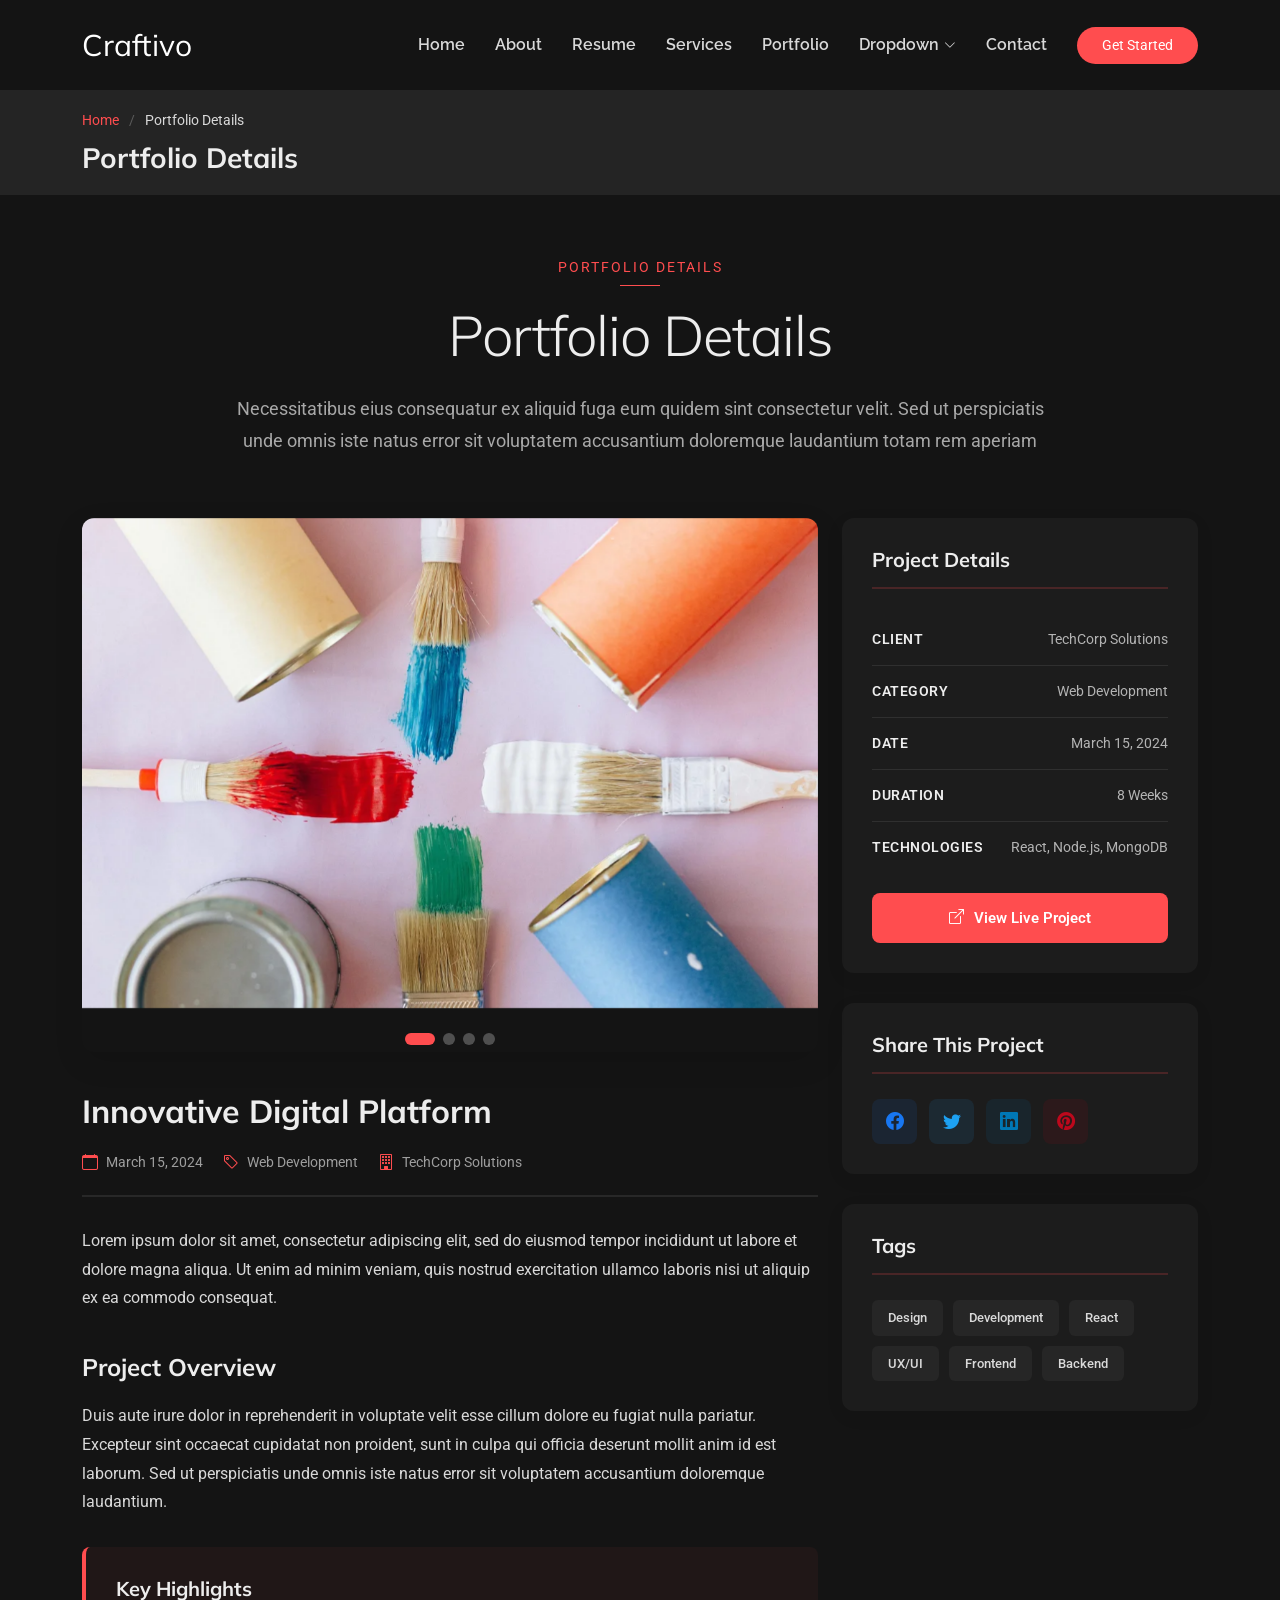
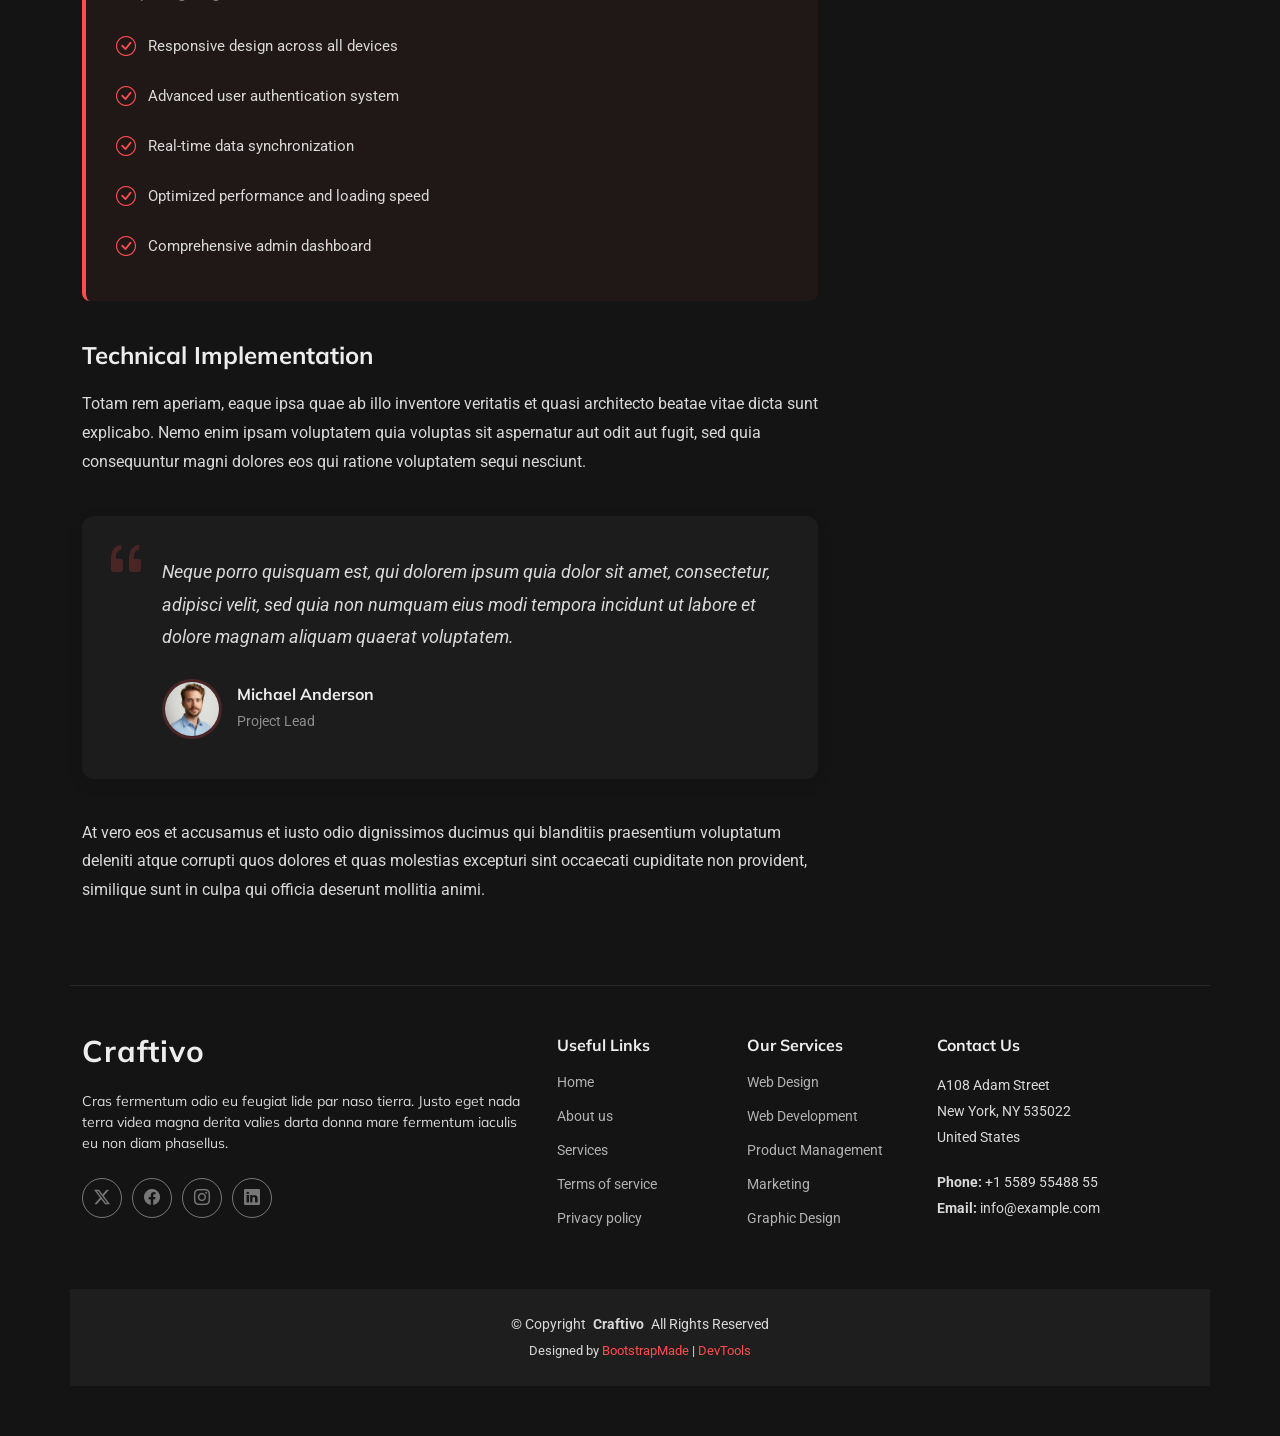
<file: Craftivo/portfolio-details.html>
<!DOCTYPE html>
<html lang="en">

<head>
  <meta charset="utf-8">
  <meta content="width=device-width, initial-scale=1.0" name="viewport">
  <title>Portfolio Details - Craftivo Bootstrap Template</title>
  <meta name="description" content="">
  <meta name="keywords" content="">

  <!-- Favicons -->
  <link href="assets/img/favicon.png" rel="icon">
  <link href="assets/img/apple-touch-icon.png" rel="apple-touch-icon">

  <!-- Fonts -->
  <link href="https://fonts.googleapis.com" rel="preconnect">
  <link href="https://fonts.gstatic.com" rel="preconnect" crossorigin>
  <link href="https://fonts.googleapis.com/css2?family=Roboto:ital,wght@0,100;0,300;0,400;0,500;0,700;0,900;1,100;1,300;1,400;1,500;1,700;1,900&family=Raleway:ital,wght@0,100;0,200;0,300;0,400;0,500;0,600;0,700;0,800;0,900;1,100;1,200;1,300;1,400;1,500;1,600;1,700;1,800;1,900&family=Mulish:ital,wght@0,200;0,300;0,400;0,500;0,600;0,700;0,800;0,900;1,200;1,300;1,400;1,500;1,600;1,700;1,800;1,900&display=swap" rel="stylesheet">

  <!-- Vendor CSS Files -->
  <link href="assets/vendor/bootstrap/css/bootstrap.min.css" rel="stylesheet">
  <link href="assets/vendor/bootstrap-icons/bootstrap-icons.css" rel="stylesheet">
  <link href="assets/vendor/aos/aos.css" rel="stylesheet">
  <link href="assets/vendor/glightbox/css/glightbox.min.css" rel="stylesheet">
  <link href="assets/vendor/swiper/swiper-bundle.min.css" rel="stylesheet">

  <!-- Main CSS File -->
  <link href="assets/css/main.css" rel="stylesheet">

  <!-- =======================================================
  * Template Name: Craftivo
  * Template URL: https://bootstrapmade.com/craftivo-bootstrap-portfolio-template/
  * Updated: Oct 04 2025 with Bootstrap v5.3.8
  * Author: BootstrapMade.com
  * License: https://bootstrapmade.com/license/
  ======================================================== -->
</head>

<body class="portfolio-details-page">

  <header id="header" class="header d-flex align-items-center sticky-top">
    <div class="container-fluid container-xl position-relative d-flex align-items-center">

      <a href="index.html" class="logo d-flex align-items-center me-auto">
        <!-- Uncomment the line below if you also wish to use an image logo -->
        <!-- <img src="assets/img/logo.webp" alt=""> -->
        <h1 class="sitename">Craftivo</h1>
      </a>

      <nav id="navmenu" class="navmenu">
        <ul>
          <li><a href="#hero">Home</a></li>
          <li><a href="#about">About</a></li>
          <li><a href="#resume">Resume</a></li>
          <li><a href="#services">Services</a></li>
          <li><a href="#portfolio">Portfolio</a></li>
          <li class="dropdown"><a href="#"><span>Dropdown</span> <i class="bi bi-chevron-down toggle-dropdown"></i></a>
            <ul>
              <li><a href="#">Dropdown 1</a></li>
              <li class="dropdown"><a href="#"><span>Deep Dropdown</span> <i class="bi bi-chevron-down toggle-dropdown"></i></a>
                <ul>
                  <li><a href="#">Deep Dropdown 1</a></li>
                  <li><a href="#">Deep Dropdown 2</a></li>
                  <li><a href="#">Deep Dropdown 3</a></li>
                  <li><a href="#">Deep Dropdown 4</a></li>
                  <li><a href="#">Deep Dropdown 5</a></li>
                </ul>
              </li>
              <li><a href="#">Dropdown 2</a></li>
              <li><a href="#">Dropdown 3</a></li>
              <li><a href="#">Dropdown 4</a></li>
            </ul>
          </li>
          <li><a href="#contact">Contact</a></li>
        </ul>
        <i class="mobile-nav-toggle d-xl-none bi bi-list"></i>
      </nav>

      <a class="btn-getstarted" href="#about">Get Started</a>

    </div>
  </header>

  <main class="main">

    <!-- Page Title -->
    <div class="page-title light-background">
      <div class="container">
        <nav class="breadcrumbs">
          <ol>
            <li><a href="index.html">Home</a></li>
            <li class="current">Portfolio Details</li>
          </ol>
        </nav>
        <h1>Portfolio Details</h1>
      </div>
    </div><!-- End Page Title -->

    <!-- Portfolio Details Section -->
    <section id="portfolio-details" class="portfolio-details section">

      <!-- Section Title -->
      <div class="container section-title" data-aos="fade-up">
        <span class="subtitle">Portfolio Details</span>
        <h2>Portfolio Details</h2>
        <p>Necessitatibus eius consequatur ex aliquid fuga eum quidem sint consectetur velit. Sed ut perspiciatis unde omnis iste natus error sit voluptatem accusantium doloremque laudantium totam rem aperiam</p>
      </div><!-- End Section Title -->

      <div class="container" data-aos="fade-up" data-aos-delay="100">

        <div class="row gy-5">

          <div class="col-lg-8">

            <div class="portfolio-details-slider swiper init-swiper">
              <script type="application/json" class="swiper-config">
                {
                  "loop": true,
                  "speed": 600,
                  "autoplay": {
                    "delay": 4000
                  },
                  "slidesPerView": 1,
                  "spaceBetween": 0,
                  "effect": "fade",
                  "pagination": {
                    "el": ".swiper-pagination",
                    "type": "bullets",
                    "clickable": true
                  }
                }
              </script>
              <div class="swiper-wrapper">

                <div class="swiper-slide">
                  <img src="assets/img/portfolio/portfolio-3.webp" alt="Portfolio Image" class="img-fluid">
                </div>

                <div class="swiper-slide">
                  <img src="assets/img/portfolio/portfolio-6.webp" alt="Portfolio Image" class="img-fluid">
                </div>

                <div class="swiper-slide">
                  <img src="assets/img/portfolio/portfolio-9.webp" alt="Portfolio Image" class="img-fluid">
                </div>

                <div class="swiper-slide">
                  <img src="assets/img/portfolio/portfolio-11.webp" alt="Portfolio Image" class="img-fluid">
                </div>

              </div>
              <div class="swiper-pagination"></div>
            </div>

            <div class="portfolio-content" data-aos="fade-up" data-aos-delay="200">
              <h2>Innovative Digital Platform</h2>

              <div class="meta-info">
                <span class="date"><i class="bi bi-calendar"></i> March 15, 2024</span>
                <span class="category"><i class="bi bi-tag"></i> Web Development</span>
                <span class="client"><i class="bi bi-building"></i> TechCorp Solutions</span>
              </div>

              <p>
                Lorem ipsum dolor sit amet, consectetur adipiscing elit, sed do eiusmod tempor incididunt ut labore et dolore magna aliqua. Ut enim ad minim veniam, quis nostrud exercitation ullamco laboris nisi ut aliquip ex ea commodo consequat.
              </p>

              <h3>Project Overview</h3>
              <p>
                Duis aute irure dolor in reprehenderit in voluptate velit esse cillum dolore eu fugiat nulla pariatur. Excepteur sint occaecat cupidatat non proident, sunt in culpa qui officia deserunt mollit anim id est laborum. Sed ut perspiciatis unde omnis iste natus error sit voluptatem accusantium doloremque laudantium.
              </p>

              <div class="highlights-box">
                <h4>Key Highlights</h4>
                <ul>
                  <li><i class="bi bi-check-circle"></i> Responsive design across all devices</li>
                  <li><i class="bi bi-check-circle"></i> Advanced user authentication system</li>
                  <li><i class="bi bi-check-circle"></i> Real-time data synchronization</li>
                  <li><i class="bi bi-check-circle"></i> Optimized performance and loading speed</li>
                  <li><i class="bi bi-check-circle"></i> Comprehensive admin dashboard</li>
                </ul>
              </div>

              <h3>Technical Implementation</h3>
              <p>
                Totam rem aperiam, eaque ipsa quae ab illo inventore veritatis et quasi architecto beatae vitae dicta sunt explicabo. Nemo enim ipsam voluptatem quia voluptas sit aspernatur aut odit aut fugit, sed quia consequuntur magni dolores eos qui ratione voluptatem sequi nesciunt.
              </p>

              <blockquote>
                <i class="bi bi-quote quote-icon"></i>
                <p>
                  Neque porro quisquam est, qui dolorem ipsum quia dolor sit amet, consectetur, adipisci velit, sed quia non numquam eius modi tempora incidunt ut labore et dolore magnam aliquam quaerat voluptatem.
                </p>
                <div class="author">
                  <img src="assets/img/person/person-m-7.webp" alt="Author">
                  <div class="author-info">
                    <h5>Michael Anderson</h5>
                    <span>Project Lead</span>
                  </div>
                </div>
              </blockquote>

              <p>
                At vero eos et accusamus et iusto odio dignissimos ducimus qui blanditiis praesentium voluptatum deleniti atque corrupti quos dolores et quas molestias excepturi sint occaecati cupiditate non provident, similique sunt in culpa qui officia deserunt mollitia animi.
              </p>

            </div>

          </div>

          <div class="col-lg-4">

            <div class="sidebar" data-aos="fade-up" data-aos-delay="200">

              <div class="info-card">
                <h3>Project Details</h3>
                <div class="info-item">
                  <span class="label">Client</span>
                  <span class="value">TechCorp Solutions</span>
                </div>
                <div class="info-item">
                  <span class="label">Category</span>
                  <span class="value">Web Development</span>
                </div>
                <div class="info-item">
                  <span class="label">Date</span>
                  <span class="value">March 15, 2024</span>
                </div>
                <div class="info-item">
                  <span class="label">Duration</span>
                  <span class="value">8 Weeks</span>
                </div>
                <div class="info-item">
                  <span class="label">Technologies</span>
                  <span class="value">React, Node.js, MongoDB</span>
                </div>
                <a href="https://www.example.com" class="btn-primary" target="_blank">
                  <i class="bi bi-box-arrow-up-right"></i> View Live Project
                </a>
              </div>

              <div class="share-card" data-aos="fade-up" data-aos-delay="300">
                <h3>Share This Project</h3>
                <div class="social-links">
                  <a href="#" class="facebook"><i class="bi bi-facebook"></i></a>
                  <a href="#" class="twitter"><i class="bi bi-twitter"></i></a>
                  <a href="#" class="linkedin"><i class="bi bi-linkedin"></i></a>
                  <a href="#" class="pinterest"><i class="bi bi-pinterest"></i></a>
                </div>
              </div>

              <div class="tags-card" data-aos="fade-up" data-aos-delay="400">
                <h3>Tags</h3>
                <div class="tags">
                  <a href="#">Design</a>
                  <a href="#">Development</a>
                  <a href="#">React</a>
                  <a href="#">UX/UI</a>
                  <a href="#">Frontend</a>
                  <a href="#">Backend</a>
                </div>
              </div>

            </div>

          </div>

        </div>

      </div>

    </section><!-- /Portfolio Details Section -->

  </main>

  <footer id="footer" class="footer">

    <div class="container footer-top">
      <div class="row gy-4">
        <div class="col-lg-5 col-md-12 footer-about">
          <a href="index.html" class="logo d-flex align-items-center">
            <span class="sitename">Craftivo</span>
          </a>
          <p>Cras fermentum odio eu feugiat lide par naso tierra. Justo eget nada terra videa magna derita valies darta donna mare fermentum iaculis eu non diam phasellus.</p>
          <div class="social-links d-flex mt-4">
            <a href=""><i class="bi bi-twitter-x"></i></a>
            <a href=""><i class="bi bi-facebook"></i></a>
            <a href=""><i class="bi bi-instagram"></i></a>
            <a href=""><i class="bi bi-linkedin"></i></a>
          </div>
        </div>

        <div class="col-lg-2 col-6 footer-links">
          <h4>Useful Links</h4>
          <ul>
            <li><a href="#">Home</a></li>
            <li><a href="#">About us</a></li>
            <li><a href="#">Services</a></li>
            <li><a href="#">Terms of service</a></li>
            <li><a href="#">Privacy policy</a></li>
          </ul>
        </div>

        <div class="col-lg-2 col-6 footer-links">
          <h4>Our Services</h4>
          <ul>
            <li><a href="#">Web Design</a></li>
            <li><a href="#">Web Development</a></li>
            <li><a href="#">Product Management</a></li>
            <li><a href="#">Marketing</a></li>
            <li><a href="#">Graphic Design</a></li>
          </ul>
        </div>

        <div class="col-lg-3 col-md-12 footer-contact text-center text-md-start">
          <h4>Contact Us</h4>
          <p>A108 Adam Street</p>
          <p>New York, NY 535022</p>
          <p>United States</p>
          <p class="mt-4"><strong>Phone:</strong> <span>+1 5589 55488 55</span></p>
          <p><strong>Email:</strong> <span>info@example.com</span></p>
        </div>

      </div>
    </div>

    <div class="container copyright text-center mt-4">
      <p>© <span>Copyright</span> <strong class="px-1 sitename">Craftivo</strong> <span>All Rights Reserved</span></p>
      <div class="credits">
        <!-- All the links in the footer should remain intact. -->
        <!-- You can delete the links only if you've purchased the pro version. -->
        <!-- Licensing information: https://bootstrapmade.com/license/ -->
        <!-- Purchase the pro version with working PHP/AJAX contact form: [buy-url] -->
        Designed by <a href="https://bootstrapmade.com/">BootstrapMade</a> | <a href="https://bootstrapmade.com/tools/">DevTools</a>
      </div>
    </div>

  </footer>

  <!-- Scroll Top -->
  <a href="#" id="scroll-top" class="scroll-top d-flex align-items-center justify-content-center"><i class="bi bi-arrow-up-short"></i></a>

  <!-- Preloader -->
  <div id="preloader"></div>

  <!-- Vendor JS Files -->
  <script src="assets/vendor/bootstrap/js/bootstrap.bundle.min.js"></script>
  <script src="assets/vendor/php-email-form/validate.js"></script>
  <script src="assets/vendor/aos/aos.js"></script>
  <script src="assets/vendor/typed.js/typed.umd.js"></script>
  <script src="assets/vendor/waypoints/noframework.waypoints.js"></script>
  <script src="assets/vendor/glightbox/js/glightbox.min.js"></script>
  <script src="assets/vendor/imagesloaded/imagesloaded.pkgd.min.js"></script>
  <script src="assets/vendor/isotope-layout/isotope.pkgd.min.js"></script>
  <script src="assets/vendor/swiper/swiper-bundle.min.js"></script>

  <!-- Main JS File -->
  <script src="assets/js/main.js"></script>

</body>

</html>
</file>
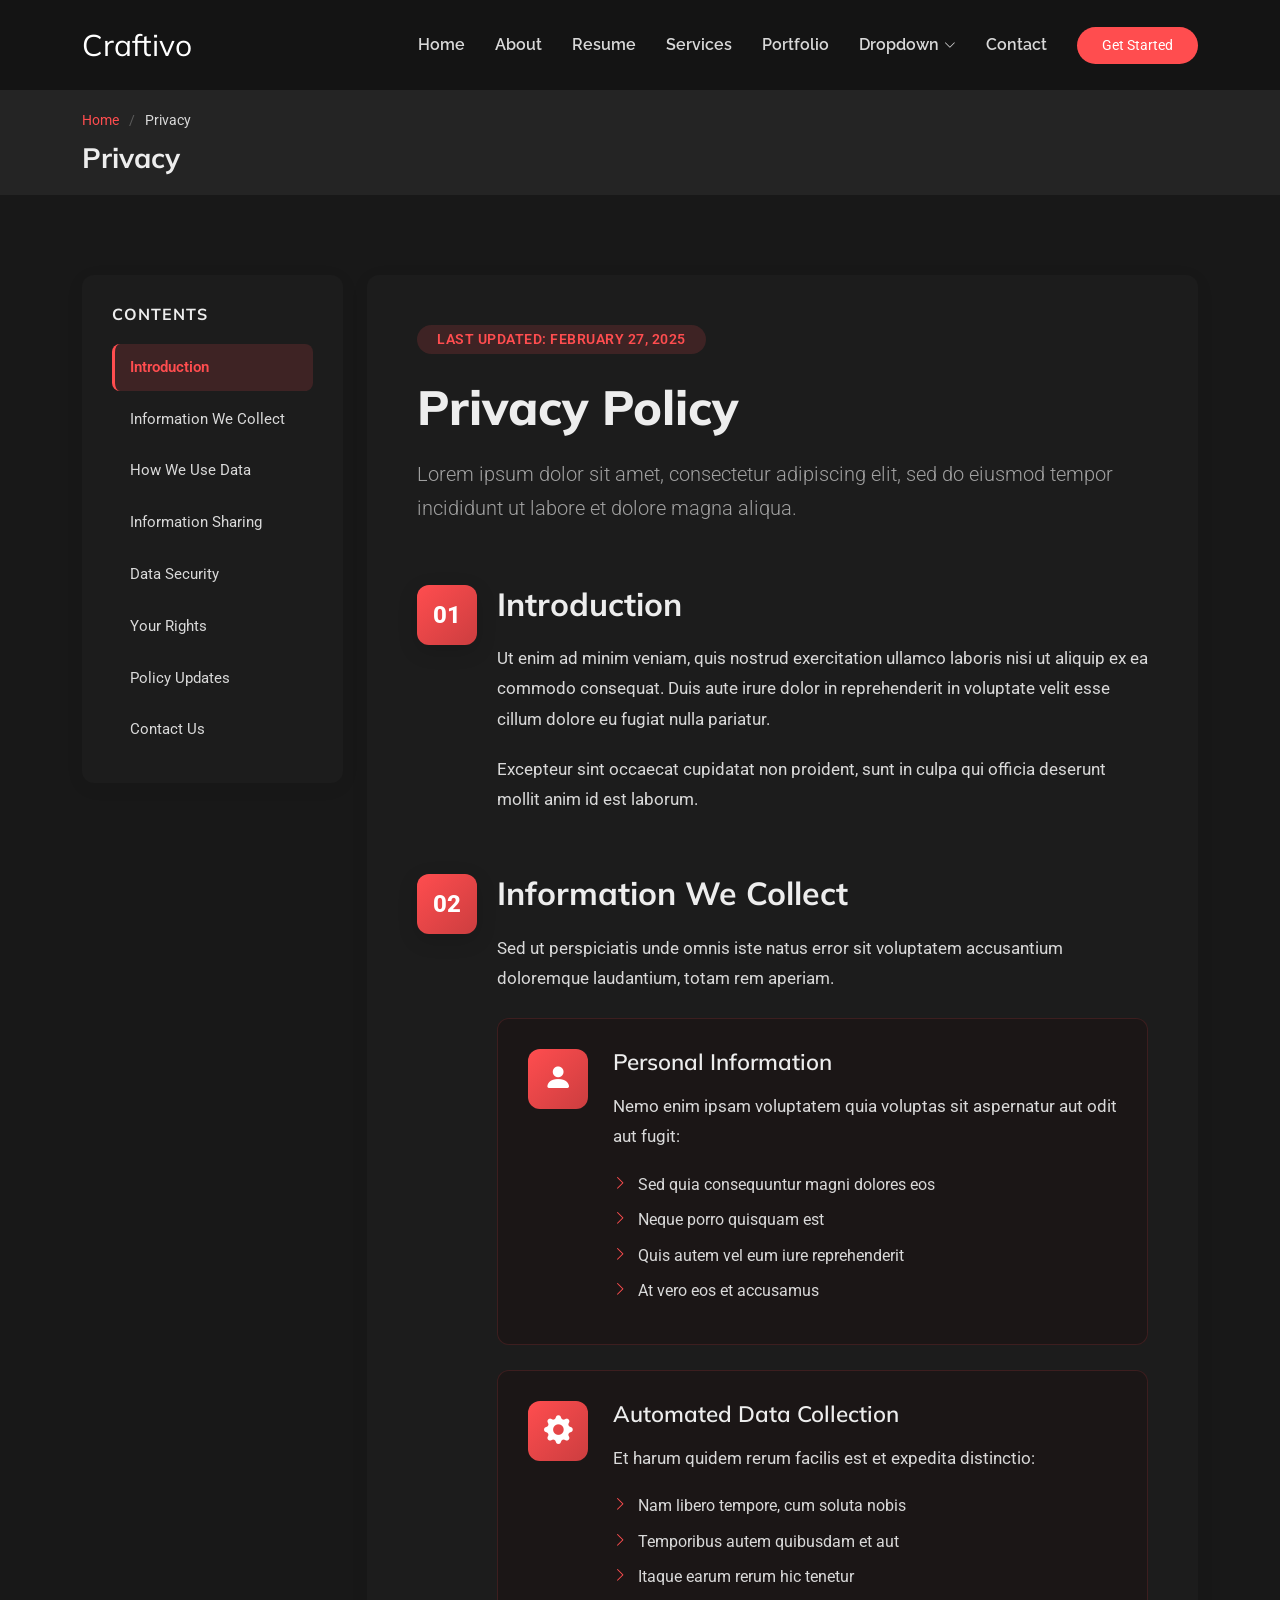
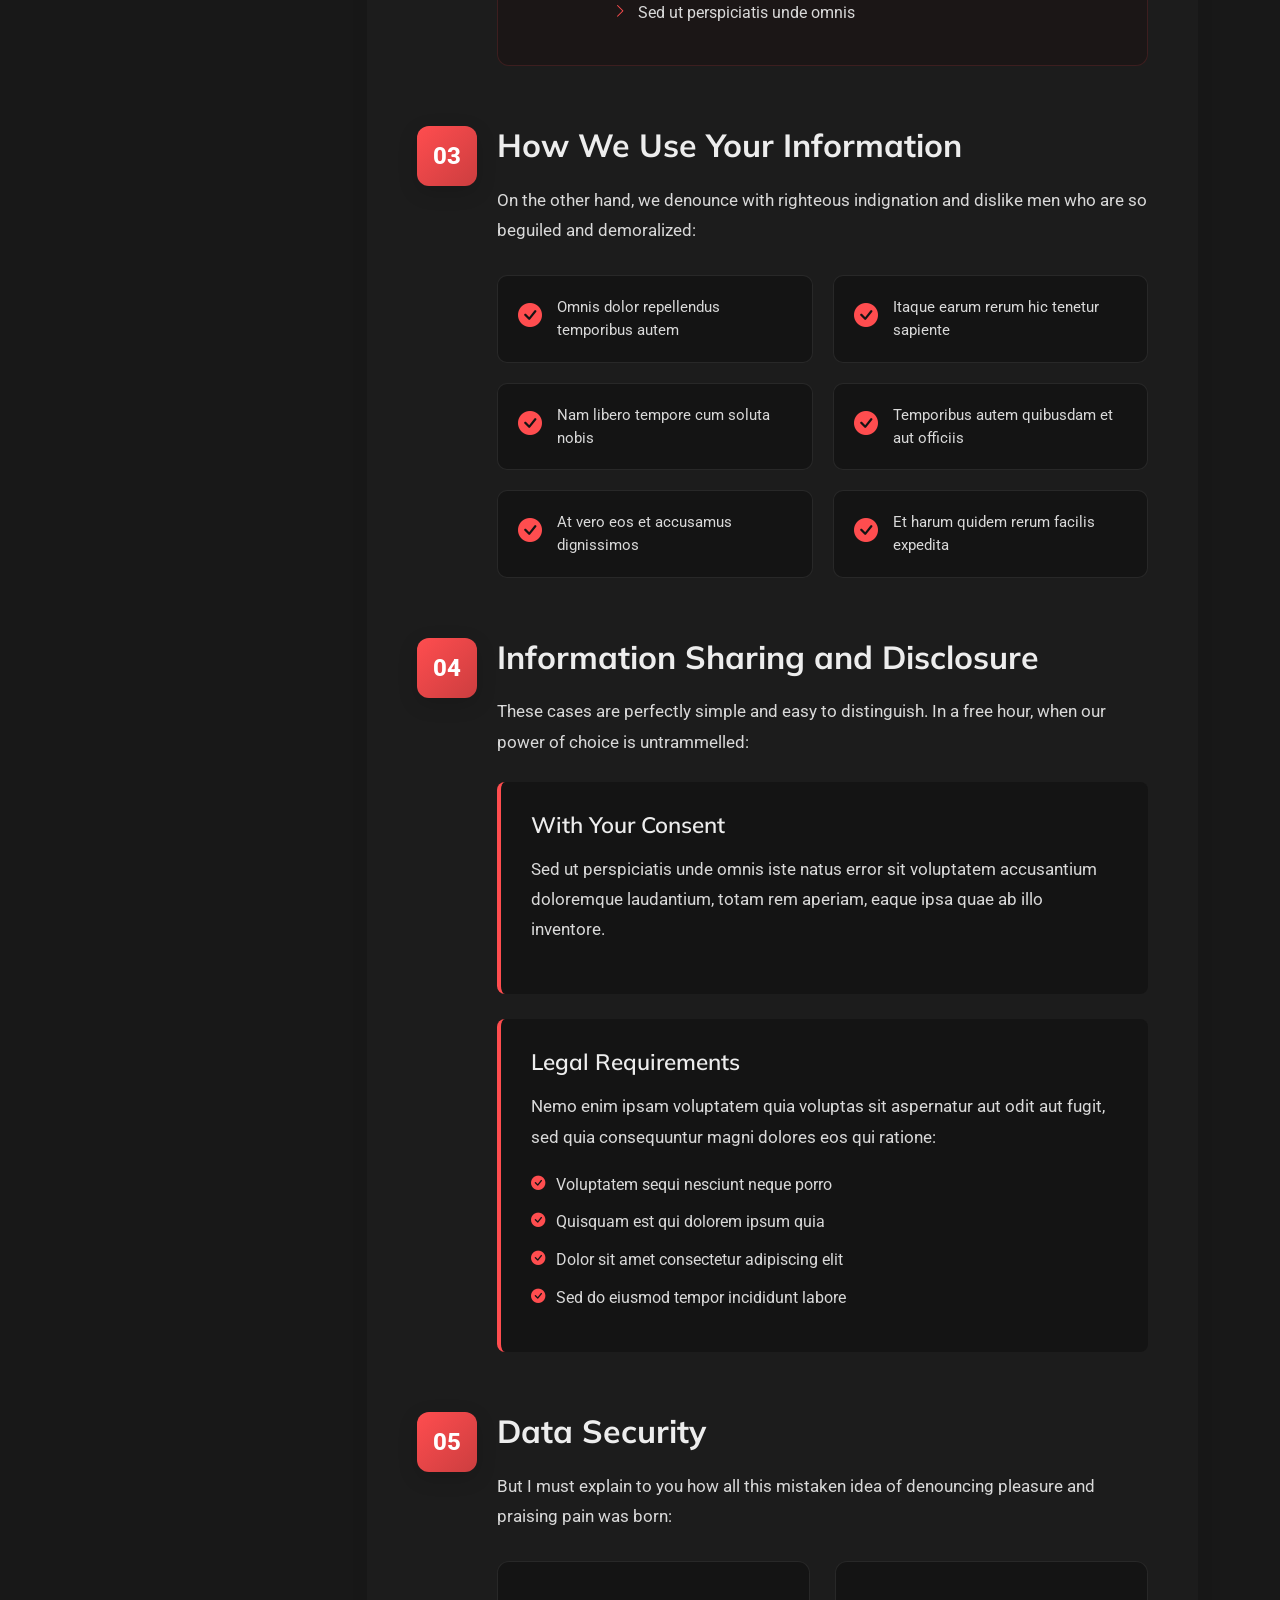
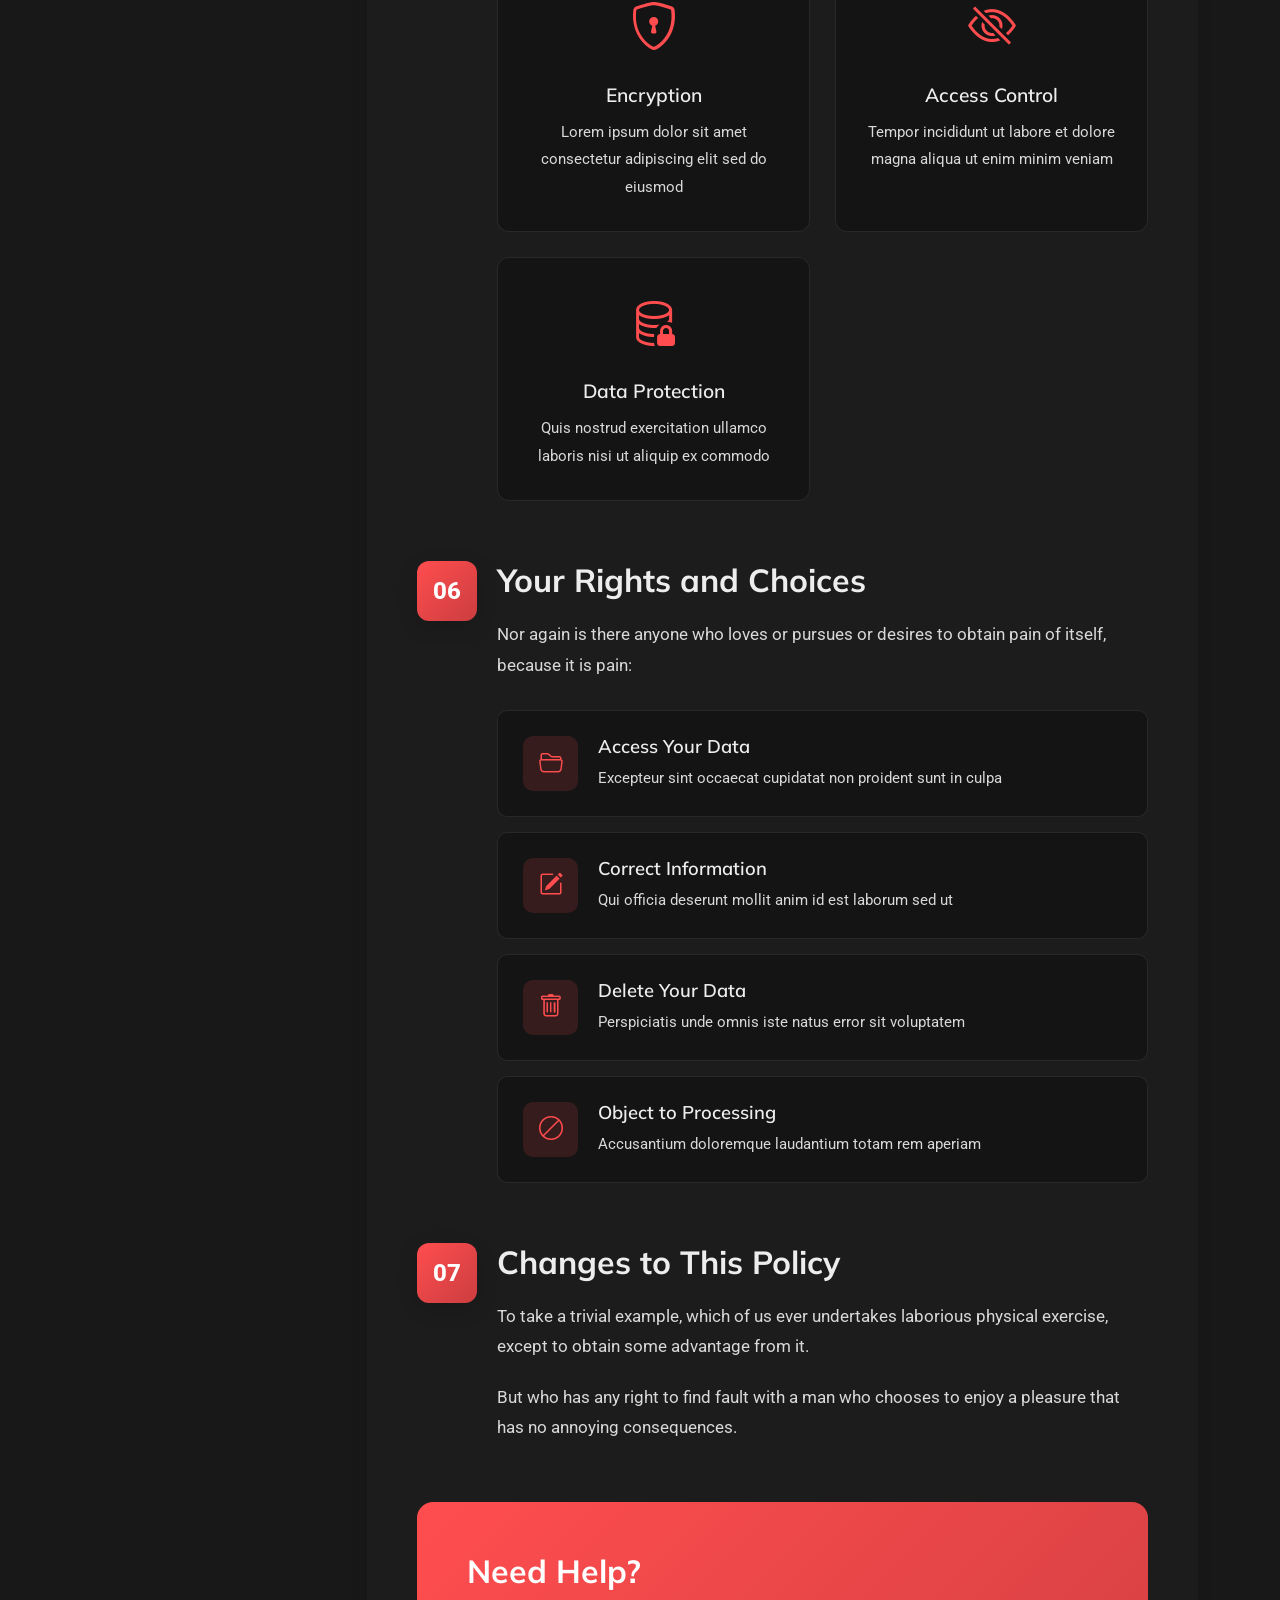
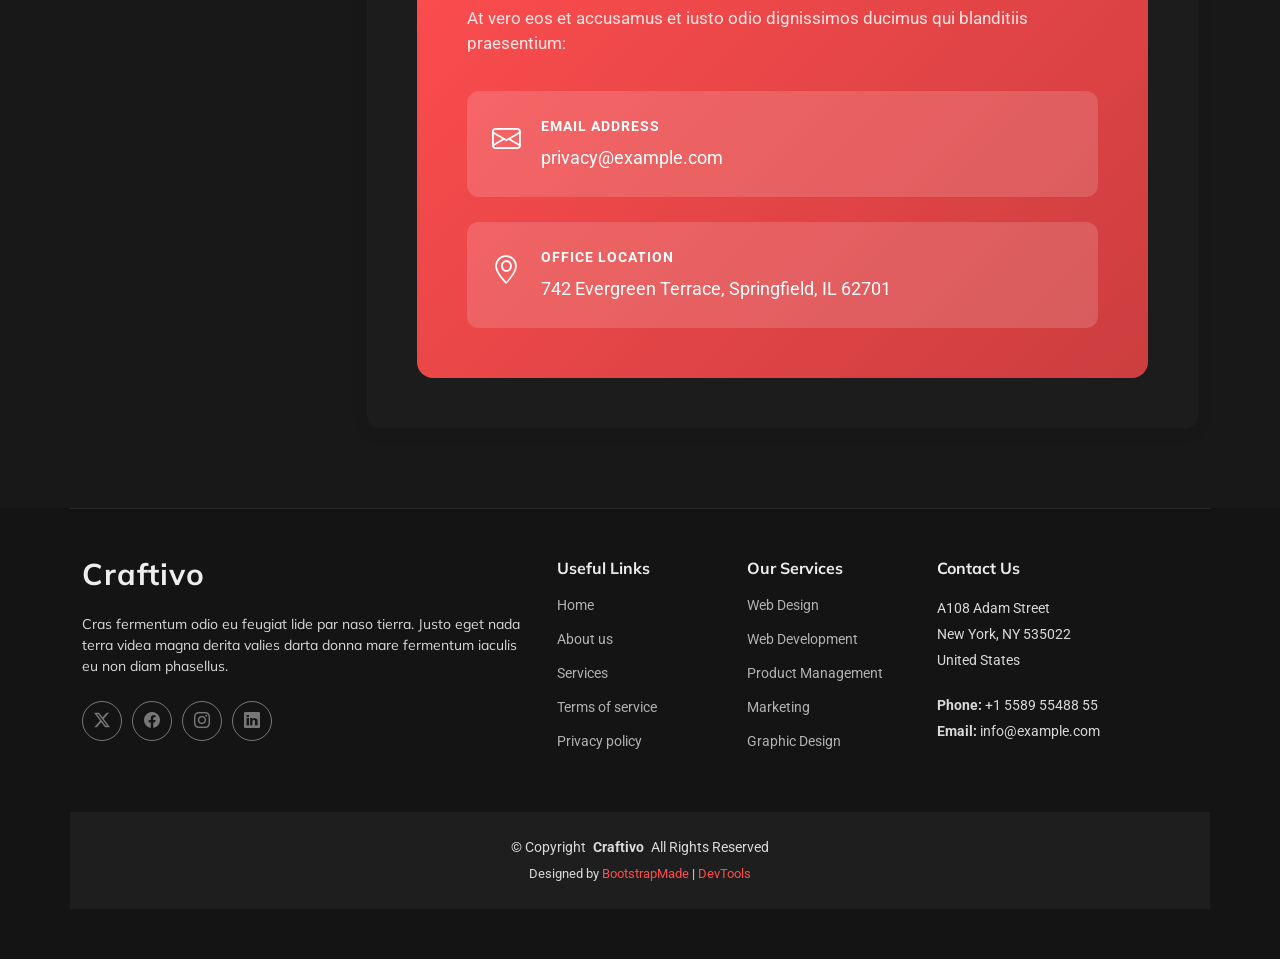
<file: Craftivo/privacy.html>
<!DOCTYPE html>
<html lang="en">

<head>
  <meta charset="utf-8">
  <meta content="width=device-width, initial-scale=1.0" name="viewport">
  <title>Privacy - Craftivo Bootstrap Template</title>
  <meta name="description" content="">
  <meta name="keywords" content="">

  <!-- Favicons -->
  <link href="assets/img/favicon.png" rel="icon">
  <link href="assets/img/apple-touch-icon.png" rel="apple-touch-icon">

  <!-- Fonts -->
  <link href="https://fonts.googleapis.com" rel="preconnect">
  <link href="https://fonts.gstatic.com" rel="preconnect" crossorigin>
  <link href="https://fonts.googleapis.com/css2?family=Roboto:ital,wght@0,100;0,300;0,400;0,500;0,700;0,900;1,100;1,300;1,400;1,500;1,700;1,900&family=Raleway:ital,wght@0,100;0,200;0,300;0,400;0,500;0,600;0,700;0,800;0,900;1,100;1,200;1,300;1,400;1,500;1,600;1,700;1,800;1,900&family=Mulish:ital,wght@0,200;0,300;0,400;0,500;0,600;0,700;0,800;0,900;1,200;1,300;1,400;1,500;1,600;1,700;1,800;1,900&display=swap" rel="stylesheet">

  <!-- Vendor CSS Files -->
  <link href="assets/vendor/bootstrap/css/bootstrap.min.css" rel="stylesheet">
  <link href="assets/vendor/bootstrap-icons/bootstrap-icons.css" rel="stylesheet">
  <link href="assets/vendor/aos/aos.css" rel="stylesheet">
  <link href="assets/vendor/glightbox/css/glightbox.min.css" rel="stylesheet">
  <link href="assets/vendor/swiper/swiper-bundle.min.css" rel="stylesheet">

  <!-- Main CSS File -->
  <link href="assets/css/main.css" rel="stylesheet">

  <!-- =======================================================
  * Template Name: Craftivo
  * Template URL: https://bootstrapmade.com/craftivo-bootstrap-portfolio-template/
  * Updated: Oct 04 2025 with Bootstrap v5.3.8
  * Author: BootstrapMade.com
  * License: https://bootstrapmade.com/license/
  ======================================================== -->
</head>

<body class="privacy-page">

  <header id="header" class="header d-flex align-items-center sticky-top">
    <div class="container-fluid container-xl position-relative d-flex align-items-center">

      <a href="index.html" class="logo d-flex align-items-center me-auto">
        <!-- Uncomment the line below if you also wish to use an image logo -->
        <!-- <img src="assets/img/logo.webp" alt=""> -->
        <h1 class="sitename">Craftivo</h1>
      </a>

      <nav id="navmenu" class="navmenu">
        <ul>
          <li><a href="#hero">Home</a></li>
          <li><a href="#about">About</a></li>
          <li><a href="#resume">Resume</a></li>
          <li><a href="#services">Services</a></li>
          <li><a href="#portfolio">Portfolio</a></li>
          <li class="dropdown"><a href="#"><span>Dropdown</span> <i class="bi bi-chevron-down toggle-dropdown"></i></a>
            <ul>
              <li><a href="#">Dropdown 1</a></li>
              <li class="dropdown"><a href="#"><span>Deep Dropdown</span> <i class="bi bi-chevron-down toggle-dropdown"></i></a>
                <ul>
                  <li><a href="#">Deep Dropdown 1</a></li>
                  <li><a href="#">Deep Dropdown 2</a></li>
                  <li><a href="#">Deep Dropdown 3</a></li>
                  <li><a href="#">Deep Dropdown 4</a></li>
                  <li><a href="#">Deep Dropdown 5</a></li>
                </ul>
              </li>
              <li><a href="#">Dropdown 2</a></li>
              <li><a href="#">Dropdown 3</a></li>
              <li><a href="#">Dropdown 4</a></li>
            </ul>
          </li>
          <li><a href="#contact">Contact</a></li>
        </ul>
        <i class="mobile-nav-toggle d-xl-none bi bi-list"></i>
      </nav>

      <a class="btn-getstarted" href="#about">Get Started</a>

    </div>
  </header>

  <main class="main">

    <!-- Page Title -->
    <div class="page-title light-background">
      <div class="container">
        <nav class="breadcrumbs">
          <ol>
            <li><a href="index.html">Home</a></li>
            <li class="current">Privacy</li>
          </ol>
        </nav>
        <h1>Privacy</h1>
      </div>
    </div><!-- End Page Title -->

    <!-- Privacy Section -->
    <section id="privacy" class="privacy section">

      <div class="container">

        <div class="row">
          <!-- Sidebar Navigation -->
          <div class="col-lg-3">
            <div class="policy-sidebar" data-aos="fade-right">
              <h3>Contents</h3>
              <nav class="policy-nav">
                <a href="#introduction" class="nav-link active">Introduction</a>
                <a href="#information-collect" class="nav-link">Information We Collect</a>
                <a href="#use-information" class="nav-link">How We Use Data</a>
                <a href="#sharing" class="nav-link">Information Sharing</a>
                <a href="#security" class="nav-link">Data Security</a>
                <a href="#rights" class="nav-link">Your Rights</a>
                <a href="#changes" class="nav-link">Policy Updates</a>
                <a href="#contact" class="nav-link">Contact Us</a>
              </nav>
            </div>
          </div>

          <!-- Main Content -->
          <div class="col-lg-9">
            <div class="policy-main">
              <!-- Header -->
              <div class="policy-hero" data-aos="fade-up">
                <div class="badge">Last Updated: February 27, 2025</div>
                <h1>Privacy Policy</h1>
                <p class="lead">Lorem ipsum dolor sit amet, consectetur adipiscing elit, sed do eiusmod tempor incididunt ut labore et dolore magna aliqua.</p>
              </div>

              <!-- Introduction -->
              <div class="policy-section" id="introduction" data-aos="fade-up" data-aos-delay="100">
                <div class="section-number">01</div>
                <h2>Introduction</h2>
                <p>Ut enim ad minim veniam, quis nostrud exercitation ullamco laboris nisi ut aliquip ex ea commodo consequat. Duis aute irure dolor in reprehenderit in voluptate velit esse cillum dolore eu fugiat nulla pariatur.</p>
                <p>Excepteur sint occaecat cupidatat non proident, sunt in culpa qui officia deserunt mollit anim id est laborum.</p>
              </div>

              <!-- Information Collection -->
              <div class="policy-section" id="information-collect" data-aos="fade-up" data-aos-delay="150">
                <div class="section-number">02</div>
                <h2>Information We Collect</h2>
                <p>Sed ut perspiciatis unde omnis iste natus error sit voluptatem accusantium doloremque laudantium, totam rem aperiam.</p>

                <div class="info-card">
                  <div class="card-icon">
                    <i class="bi bi-person-fill"></i>
                  </div>
                  <div class="card-content">
                    <h3>Personal Information</h3>
                    <p>Nemo enim ipsam voluptatem quia voluptas sit aspernatur aut odit aut fugit:</p>
                    <ul>
                      <li>Sed quia consequuntur magni dolores eos</li>
                      <li>Neque porro quisquam est</li>
                      <li>Quis autem vel eum iure reprehenderit</li>
                      <li>At vero eos et accusamus</li>
                    </ul>
                  </div>
                </div>

                <div class="info-card">
                  <div class="card-icon">
                    <i class="bi bi-gear-fill"></i>
                  </div>
                  <div class="card-content">
                    <h3>Automated Data Collection</h3>
                    <p>Et harum quidem rerum facilis est et expedita distinctio:</p>
                    <ul>
                      <li>Nam libero tempore, cum soluta nobis</li>
                      <li>Temporibus autem quibusdam et aut</li>
                      <li>Itaque earum rerum hic tenetur</li>
                      <li>Sed ut perspiciatis unde omnis</li>
                    </ul>
                  </div>
                </div>
              </div>

              <!-- Use of Information -->
              <div class="policy-section" id="use-information" data-aos="fade-up" data-aos-delay="200">
                <div class="section-number">03</div>
                <h2>How We Use Your Information</h2>
                <p>On the other hand, we denounce with righteous indignation and dislike men who are so beguiled and demoralized:</p>
                <div class="usage-grid">
                  <div class="usage-item">
                    <i class="bi bi-check-circle-fill"></i>
                    <span>Omnis dolor repellendus temporibus autem</span>
                  </div>
                  <div class="usage-item">
                    <i class="bi bi-check-circle-fill"></i>
                    <span>Itaque earum rerum hic tenetur sapiente</span>
                  </div>
                  <div class="usage-item">
                    <i class="bi bi-check-circle-fill"></i>
                    <span>Nam libero tempore cum soluta nobis</span>
                  </div>
                  <div class="usage-item">
                    <i class="bi bi-check-circle-fill"></i>
                    <span>Temporibus autem quibusdam et aut officiis</span>
                  </div>
                  <div class="usage-item">
                    <i class="bi bi-check-circle-fill"></i>
                    <span>At vero eos et accusamus dignissimos</span>
                  </div>
                  <div class="usage-item">
                    <i class="bi bi-check-circle-fill"></i>
                    <span>Et harum quidem rerum facilis expedita</span>
                  </div>
                </div>
              </div>

              <!-- Information Sharing -->
              <div class="policy-section" id="sharing" data-aos="fade-up" data-aos-delay="250">
                <div class="section-number">04</div>
                <h2>Information Sharing and Disclosure</h2>
                <p>These cases are perfectly simple and easy to distinguish. In a free hour, when our power of choice is untrammelled:</p>

                <div class="sharing-box">
                  <h3>With Your Consent</h3>
                  <p>Sed ut perspiciatis unde omnis iste natus error sit voluptatem accusantium doloremque laudantium, totam rem aperiam, eaque ipsa quae ab illo inventore.</p>
                </div>

                <div class="sharing-box">
                  <h3>Legal Requirements</h3>
                  <p>Nemo enim ipsam voluptatem quia voluptas sit aspernatur aut odit aut fugit, sed quia consequuntur magni dolores eos qui ratione:</p>
                  <ul>
                    <li>Voluptatem sequi nesciunt neque porro</li>
                    <li>Quisquam est qui dolorem ipsum quia</li>
                    <li>Dolor sit amet consectetur adipiscing elit</li>
                    <li>Sed do eiusmod tempor incididunt labore</li>
                  </ul>
                </div>
              </div>

              <!-- Data Security -->
              <div class="policy-section" id="security" data-aos="fade-up" data-aos-delay="300">
                <div class="section-number">05</div>
                <h2>Data Security</h2>
                <p>But I must explain to you how all this mistaken idea of denouncing pleasure and praising pain was born:</p>
                <div class="security-features">
                  <div class="feature">
                    <i class="bi bi-shield-lock"></i>
                    <h4>Encryption</h4>
                    <p>Lorem ipsum dolor sit amet consectetur adipiscing elit sed do eiusmod</p>
                  </div>
                  <div class="feature">
                    <i class="bi bi-eye-slash"></i>
                    <h4>Access Control</h4>
                    <p>Tempor incididunt ut labore et dolore magna aliqua ut enim minim veniam</p>
                  </div>
                  <div class="feature">
                    <i class="bi bi-database-lock"></i>
                    <h4>Data Protection</h4>
                    <p>Quis nostrud exercitation ullamco laboris nisi ut aliquip ex commodo</p>
                  </div>
                </div>
              </div>

              <!-- Your Rights -->
              <div class="policy-section" id="rights" data-aos="fade-up" data-aos-delay="100">
                <div class="section-number">06</div>
                <h2>Your Rights and Choices</h2>
                <p>Nor again is there anyone who loves or pursues or desires to obtain pain of itself, because it is pain:</p>
                <div class="rights-list">
                  <div class="right-item">
                    <div class="right-icon"><i class="bi bi-folder2-open"></i></div>
                    <div class="right-content">
                      <h4>Access Your Data</h4>
                      <p>Excepteur sint occaecat cupidatat non proident sunt in culpa</p>
                    </div>
                  </div>
                  <div class="right-item">
                    <div class="right-icon"><i class="bi bi-pencil-square"></i></div>
                    <div class="right-content">
                      <h4>Correct Information</h4>
                      <p>Qui officia deserunt mollit anim id est laborum sed ut</p>
                    </div>
                  </div>
                  <div class="right-item">
                    <div class="right-icon"><i class="bi bi-trash"></i></div>
                    <div class="right-content">
                      <h4>Delete Your Data</h4>
                      <p>Perspiciatis unde omnis iste natus error sit voluptatem</p>
                    </div>
                  </div>
                  <div class="right-item">
                    <div class="right-icon"><i class="bi bi-ban"></i></div>
                    <div class="right-content">
                      <h4>Object to Processing</h4>
                      <p>Accusantium doloremque laudantium totam rem aperiam</p>
                    </div>
                  </div>
                </div>
              </div>

              <!-- Policy Updates -->
              <div class="policy-section" id="changes" data-aos="fade-up" data-aos-delay="150">
                <div class="section-number">07</div>
                <h2>Changes to This Policy</h2>
                <p>To take a trivial example, which of us ever undertakes laborious physical exercise, except to obtain some advantage from it.</p>
                <p>But who has any right to find fault with a man who chooses to enjoy a pleasure that has no annoying consequences.</p>
              </div>

              <!-- Contact Section -->
              <div class="policy-contact" id="contact" data-aos="fade-up" data-aos-delay="200">
                <div class="contact-card">
                  <h2>Need Help?</h2>
                  <p>At vero eos et accusamus et iusto odio dignissimos ducimus qui blanditiis praesentium:</p>
                  <div class="contact-info">
                    <div class="info-item">
                      <i class="bi bi-envelope"></i>
                      <div>
                        <strong>Email Address</strong>
                        <span>privacy@example.com</span>
                      </div>
                    </div>
                    <div class="info-item">
                      <i class="bi bi-geo-alt"></i>
                      <div>
                        <strong>Office Location</strong>
                        <span>742 Evergreen Terrace, Springfield, IL 62701</span>
                      </div>
                    </div>
                  </div>
                </div>
              </div>

            </div>
          </div>

        </div>

      </div>

    </section><!-- /Privacy Section -->

  </main>

  <footer id="footer" class="footer">

    <div class="container footer-top">
      <div class="row gy-4">
        <div class="col-lg-5 col-md-12 footer-about">
          <a href="index.html" class="logo d-flex align-items-center">
            <span class="sitename">Craftivo</span>
          </a>
          <p>Cras fermentum odio eu feugiat lide par naso tierra. Justo eget nada terra videa magna derita valies darta donna mare fermentum iaculis eu non diam phasellus.</p>
          <div class="social-links d-flex mt-4">
            <a href=""><i class="bi bi-twitter-x"></i></a>
            <a href=""><i class="bi bi-facebook"></i></a>
            <a href=""><i class="bi bi-instagram"></i></a>
            <a href=""><i class="bi bi-linkedin"></i></a>
          </div>
        </div>

        <div class="col-lg-2 col-6 footer-links">
          <h4>Useful Links</h4>
          <ul>
            <li><a href="#">Home</a></li>
            <li><a href="#">About us</a></li>
            <li><a href="#">Services</a></li>
            <li><a href="#">Terms of service</a></li>
            <li><a href="#">Privacy policy</a></li>
          </ul>
        </div>

        <div class="col-lg-2 col-6 footer-links">
          <h4>Our Services</h4>
          <ul>
            <li><a href="#">Web Design</a></li>
            <li><a href="#">Web Development</a></li>
            <li><a href="#">Product Management</a></li>
            <li><a href="#">Marketing</a></li>
            <li><a href="#">Graphic Design</a></li>
          </ul>
        </div>

        <div class="col-lg-3 col-md-12 footer-contact text-center text-md-start">
          <h4>Contact Us</h4>
          <p>A108 Adam Street</p>
          <p>New York, NY 535022</p>
          <p>United States</p>
          <p class="mt-4"><strong>Phone:</strong> <span>+1 5589 55488 55</span></p>
          <p><strong>Email:</strong> <span>info@example.com</span></p>
        </div>

      </div>
    </div>

    <div class="container copyright text-center mt-4">
      <p>© <span>Copyright</span> <strong class="px-1 sitename">Craftivo</strong> <span>All Rights Reserved</span></p>
      <div class="credits">
        <!-- All the links in the footer should remain intact. -->
        <!-- You can delete the links only if you've purchased the pro version. -->
        <!-- Licensing information: https://bootstrapmade.com/license/ -->
        <!-- Purchase the pro version with working PHP/AJAX contact form: [buy-url] -->
        Designed by <a href="https://bootstrapmade.com/">BootstrapMade</a> | <a href="https://bootstrapmade.com/tools/">DevTools</a>
      </div>
    </div>

  </footer>

  <!-- Scroll Top -->
  <a href="#" id="scroll-top" class="scroll-top d-flex align-items-center justify-content-center"><i class="bi bi-arrow-up-short"></i></a>

  <!-- Preloader -->
  <div id="preloader"></div>

  <!-- Vendor JS Files -->
  <script src="assets/vendor/bootstrap/js/bootstrap.bundle.min.js"></script>
  <script src="assets/vendor/php-email-form/validate.js"></script>
  <script src="assets/vendor/aos/aos.js"></script>
  <script src="assets/vendor/typed.js/typed.umd.js"></script>
  <script src="assets/vendor/waypoints/noframework.waypoints.js"></script>
  <script src="assets/vendor/glightbox/js/glightbox.min.js"></script>
  <script src="assets/vendor/imagesloaded/imagesloaded.pkgd.min.js"></script>
  <script src="assets/vendor/isotope-layout/isotope.pkgd.min.js"></script>
  <script src="assets/vendor/swiper/swiper-bundle.min.js"></script>

  <!-- Main JS File -->
  <script src="assets/js/main.js"></script>

</body>

</html>
</file>
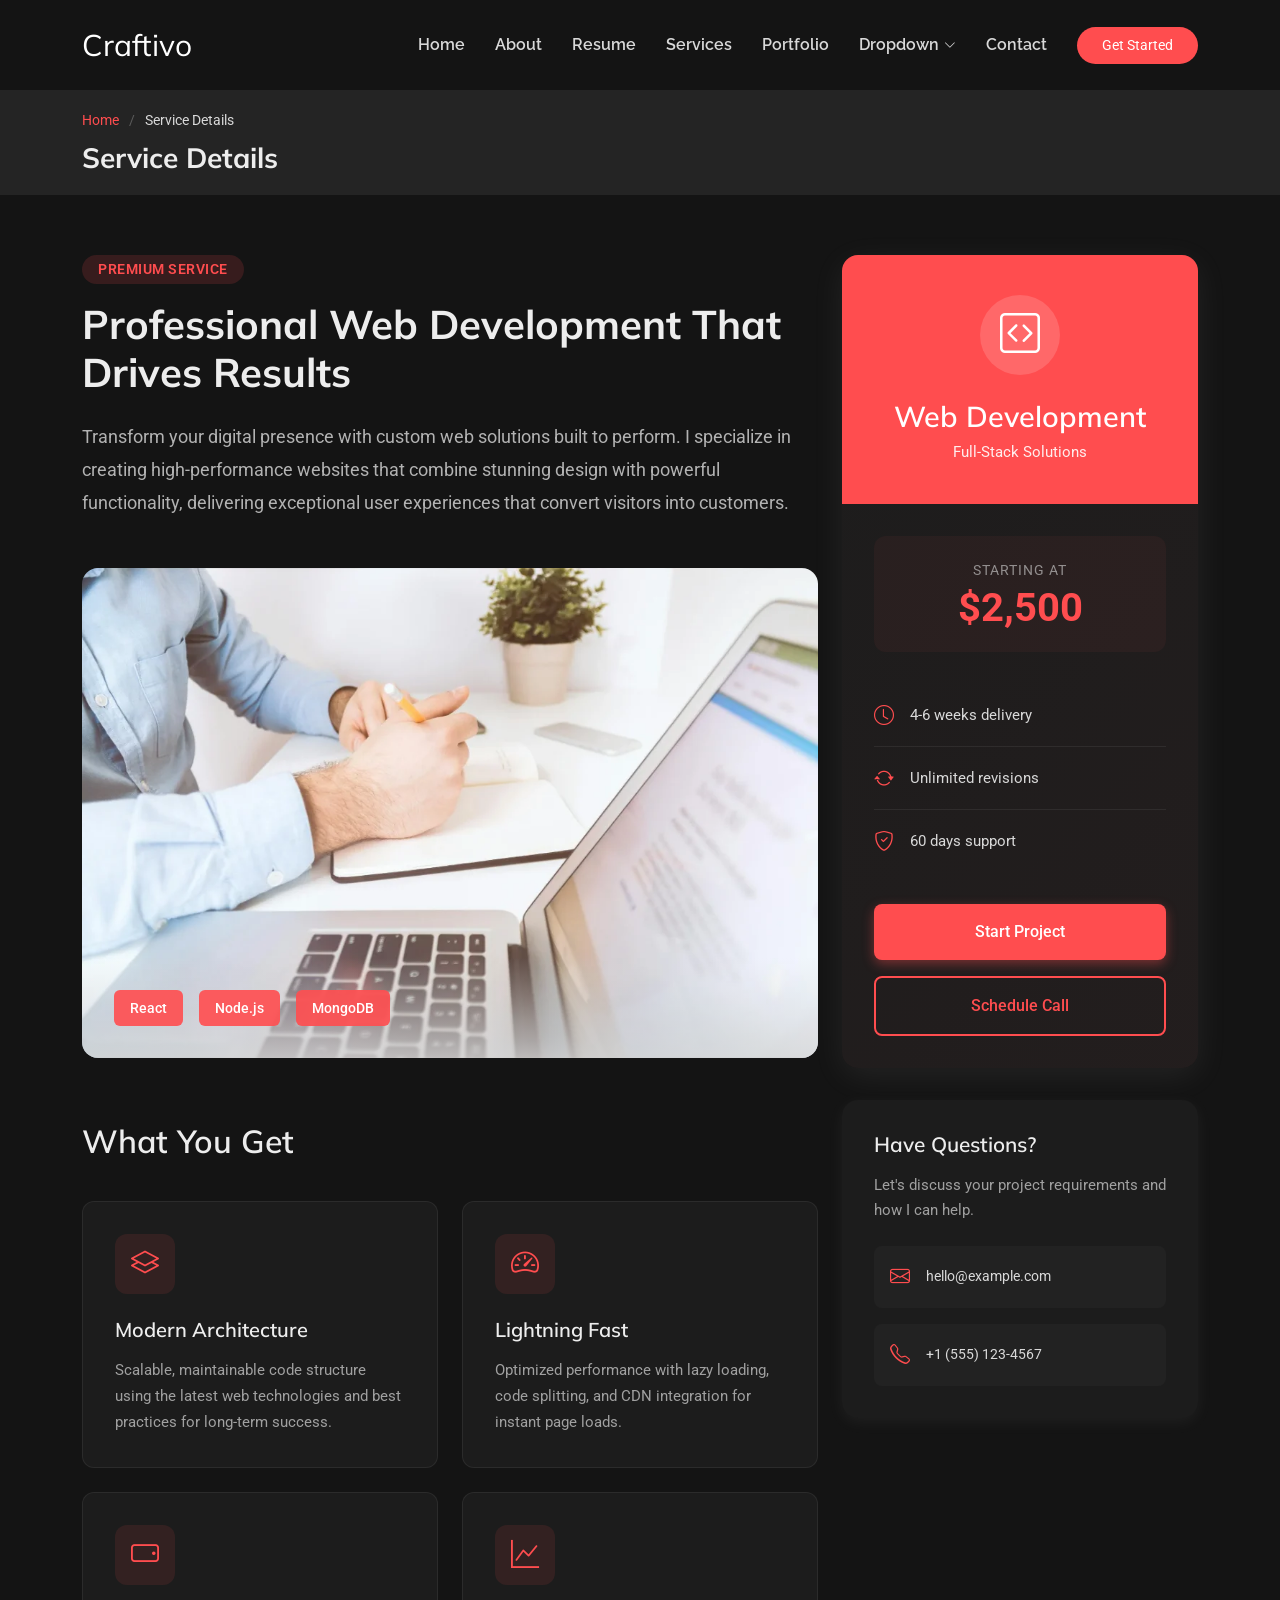
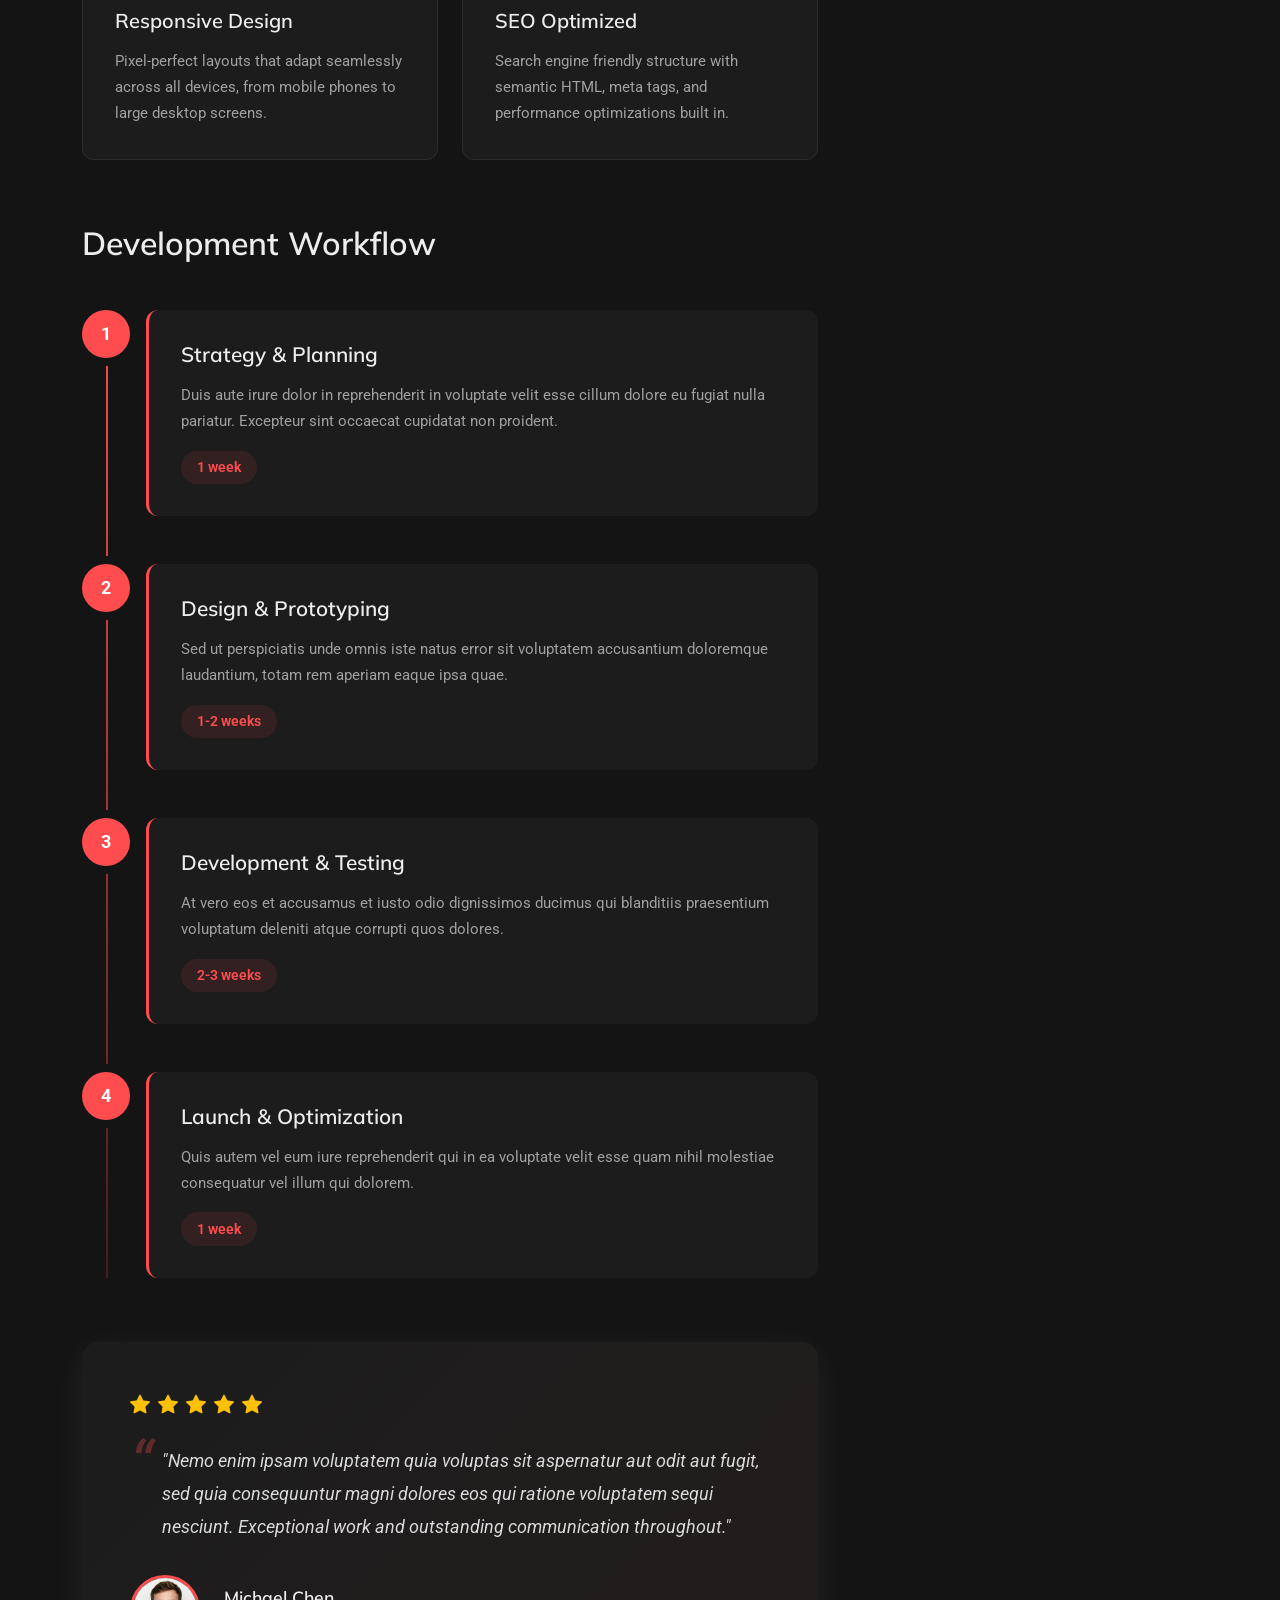
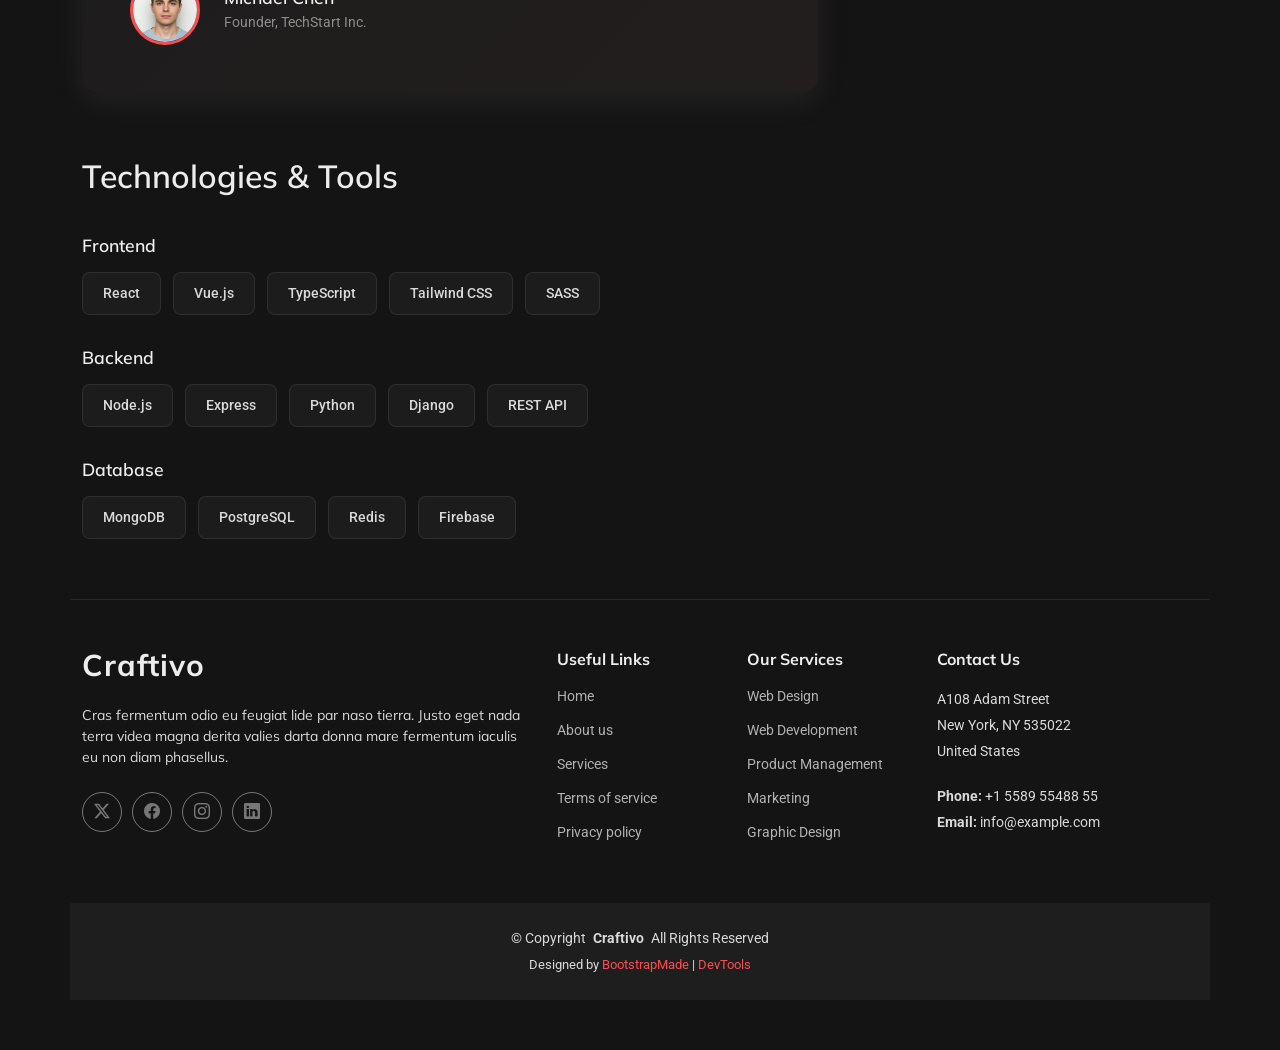
<file: Craftivo/service-details.html>
<!DOCTYPE html>
<html lang="en">

<head>
  <meta charset="utf-8">
  <meta content="width=device-width, initial-scale=1.0" name="viewport">
  <title>Service Details - Craftivo Bootstrap Template</title>
  <meta name="description" content="">
  <meta name="keywords" content="">

  <!-- Favicons -->
  <link href="assets/img/favicon.png" rel="icon">
  <link href="assets/img/apple-touch-icon.png" rel="apple-touch-icon">

  <!-- Fonts -->
  <link href="https://fonts.googleapis.com" rel="preconnect">
  <link href="https://fonts.gstatic.com" rel="preconnect" crossorigin>
  <link href="https://fonts.googleapis.com/css2?family=Roboto:ital,wght@0,100;0,300;0,400;0,500;0,700;0,900;1,100;1,300;1,400;1,500;1,700;1,900&family=Raleway:ital,wght@0,100;0,200;0,300;0,400;0,500;0,600;0,700;0,800;0,900;1,100;1,200;1,300;1,400;1,500;1,600;1,700;1,800;1,900&family=Mulish:ital,wght@0,200;0,300;0,400;0,500;0,600;0,700;0,800;0,900;1,200;1,300;1,400;1,500;1,600;1,700;1,800;1,900&display=swap" rel="stylesheet">

  <!-- Vendor CSS Files -->
  <link href="assets/vendor/bootstrap/css/bootstrap.min.css" rel="stylesheet">
  <link href="assets/vendor/bootstrap-icons/bootstrap-icons.css" rel="stylesheet">
  <link href="assets/vendor/aos/aos.css" rel="stylesheet">
  <link href="assets/vendor/glightbox/css/glightbox.min.css" rel="stylesheet">
  <link href="assets/vendor/swiper/swiper-bundle.min.css" rel="stylesheet">

  <!-- Main CSS File -->
  <link href="assets/css/main.css" rel="stylesheet">

  <!-- =======================================================
  * Template Name: Craftivo
  * Template URL: https://bootstrapmade.com/craftivo-bootstrap-portfolio-template/
  * Updated: Oct 04 2025 with Bootstrap v5.3.8
  * Author: BootstrapMade.com
  * License: https://bootstrapmade.com/license/
  ======================================================== -->
</head>

<body class="service-details-page">

  <header id="header" class="header d-flex align-items-center sticky-top">
    <div class="container-fluid container-xl position-relative d-flex align-items-center">

      <a href="index.html" class="logo d-flex align-items-center me-auto">
        <!-- Uncomment the line below if you also wish to use an image logo -->
        <!-- <img src="assets/img/logo.webp" alt=""> -->
        <h1 class="sitename">Craftivo</h1>
      </a>

      <nav id="navmenu" class="navmenu">
        <ul>
          <li><a href="#hero">Home</a></li>
          <li><a href="#about">About</a></li>
          <li><a href="#resume">Resume</a></li>
          <li><a href="#services">Services</a></li>
          <li><a href="#portfolio">Portfolio</a></li>
          <li class="dropdown"><a href="#"><span>Dropdown</span> <i class="bi bi-chevron-down toggle-dropdown"></i></a>
            <ul>
              <li><a href="#">Dropdown 1</a></li>
              <li class="dropdown"><a href="#"><span>Deep Dropdown</span> <i class="bi bi-chevron-down toggle-dropdown"></i></a>
                <ul>
                  <li><a href="#">Deep Dropdown 1</a></li>
                  <li><a href="#">Deep Dropdown 2</a></li>
                  <li><a href="#">Deep Dropdown 3</a></li>
                  <li><a href="#">Deep Dropdown 4</a></li>
                  <li><a href="#">Deep Dropdown 5</a></li>
                </ul>
              </li>
              <li><a href="#">Dropdown 2</a></li>
              <li><a href="#">Dropdown 3</a></li>
              <li><a href="#">Dropdown 4</a></li>
            </ul>
          </li>
          <li><a href="#contact">Contact</a></li>
        </ul>
        <i class="mobile-nav-toggle d-xl-none bi bi-list"></i>
      </nav>

      <a class="btn-getstarted" href="#about">Get Started</a>

    </div>
  </header>

  <main class="main">

    <!-- Page Title -->
    <div class="page-title light-background">
      <div class="container">
        <nav class="breadcrumbs">
          <ol>
            <li><a href="index.html">Home</a></li>
            <li class="current">Service Details</li>
          </ol>
        </nav>
        <h1>Service Details</h1>
      </div>
    </div><!-- End Page Title -->

    <!-- Service Details Section -->
    <section id="service-details" class="service-details section">

      <div class="container" data-aos="fade-up" data-aos-delay="100">

        <div class="row">

          <div class="col-lg-4 order-lg-2">

            <div class="sticky-sidebar">

              <div class="service-card" data-aos="fade-left" data-aos-delay="200">
                <div class="card-header">
                  <div class="service-icon">
                    <i class="bi bi-code-square"></i>
                  </div>
                  <h3>Web Development</h3>
                  <p class="service-tagline">Full-Stack Solutions</p>
                </div>
                <div class="card-body">
                  <div class="price-tag">
                    <span class="label">Starting at</span>
                    <span class="price">$2,500</span>
                  </div>
                  <ul class="quick-info">
                    <li>
                      <i class="bi bi-clock"></i>
                      <span>4-6 weeks delivery</span>
                    </li>
                    <li>
                      <i class="bi bi-arrow-repeat"></i>
                      <span>Unlimited revisions</span>
                    </li>
                    <li>
                      <i class="bi bi-shield-check"></i>
                      <span>60 days support</span>
                    </li>
                  </ul>
                  <div class="cta-buttons">
                    <a href="#" class="btn-primary">Start Project</a>
                    <a href="#" class="btn-secondary">Schedule Call</a>
                  </div>
                </div>
              </div>

              <div class="contact-card" data-aos="fade-left" data-aos-delay="300">
                <h4>Have Questions?</h4>
                <p>Let's discuss your project requirements and how I can help.</p>
                <div class="contact-methods">
                  <a href="mailto:hello@example.com" class="contact-item">
                    <i class="bi bi-envelope"></i>
                    <span>hello@example.com</span>
                  </a>
                  <a href="tel:+15551234567" class="contact-item">
                    <i class="bi bi-telephone"></i>
                    <span>+1 (555) 123-4567</span>
                  </a>
                </div>
              </div>

            </div>

          </div>

          <div class="col-lg-8 order-lg-1">

            <div class="service-overview" data-aos="fade-up" data-aos-delay="200">
              <div class="overview-header">
                <span class="badge">Premium Service</span>
                <h2>Professional Web Development That Drives Results</h2>
              </div>
              <p class="lead-text">Transform your digital presence with custom web solutions built to perform. I specialize in creating high-performance websites that combine stunning design with powerful functionality, delivering exceptional user experiences that convert visitors into customers.</p>
            </div>

            <div class="service-image-showcase" data-aos="zoom-in" data-aos-delay="300">
              <img src="assets/img/services/services-1.webp" alt="Web Development" class="img-fluid main-image">
              <div class="image-overlay">
                <div class="tech-stack">
                  <span class="tech-item">React</span>
                  <span class="tech-item">Node.js</span>
                  <span class="tech-item">MongoDB</span>
                </div>
              </div>
            </div>

            <div class="features-grid" data-aos="fade-up" data-aos-delay="400">
              <h3 class="section-heading">What You Get</h3>
              <div class="row g-4">
                <div class="col-md-6">
                  <div class="feature-box">
                    <div class="icon-wrapper">
                      <i class="bi bi-layers"></i>
                    </div>
                    <h4>Modern Architecture</h4>
                    <p>Scalable, maintainable code structure using the latest web technologies and best practices for long-term success.</p>
                  </div>
                </div>
                <div class="col-md-6">
                  <div class="feature-box">
                    <div class="icon-wrapper">
                      <i class="bi bi-speedometer2"></i>
                    </div>
                    <h4>Lightning Fast</h4>
                    <p>Optimized performance with lazy loading, code splitting, and CDN integration for instant page loads.</p>
                  </div>
                </div>
                <div class="col-md-6">
                  <div class="feature-box">
                    <div class="icon-wrapper">
                      <i class="bi bi-phone-landscape"></i>
                    </div>
                    <h4>Responsive Design</h4>
                    <p>Pixel-perfect layouts that adapt seamlessly across all devices, from mobile phones to large desktop screens.</p>
                  </div>
                </div>
                <div class="col-md-6">
                  <div class="feature-box">
                    <div class="icon-wrapper">
                      <i class="bi bi-graph-up"></i>
                    </div>
                    <h4>SEO Optimized</h4>
                    <p>Search engine friendly structure with semantic HTML, meta tags, and performance optimizations built in.</p>
                  </div>
                </div>
              </div>
            </div>

            <div class="workflow-section" data-aos="fade-up" data-aos-delay="500">
              <h3 class="section-heading">Development Workflow</h3>
              <div class="timeline">
                <div class="timeline-item">
                  <div class="timeline-marker">1</div>
                  <div class="timeline-content">
                    <h4>Strategy &amp; Planning</h4>
                    <p>Duis aute irure dolor in reprehenderit in voluptate velit esse cillum dolore eu fugiat nulla pariatur. Excepteur sint occaecat cupidatat non proident.</p>
                    <span class="duration">1 week</span>
                  </div>
                </div>
                <div class="timeline-item">
                  <div class="timeline-marker">2</div>
                  <div class="timeline-content">
                    <h4>Design &amp; Prototyping</h4>
                    <p>Sed ut perspiciatis unde omnis iste natus error sit voluptatem accusantium doloremque laudantium, totam rem aperiam eaque ipsa quae.</p>
                    <span class="duration">1-2 weeks</span>
                  </div>
                </div>
                <div class="timeline-item">
                  <div class="timeline-marker">3</div>
                  <div class="timeline-content">
                    <h4>Development &amp; Testing</h4>
                    <p>At vero eos et accusamus et iusto odio dignissimos ducimus qui blanditiis praesentium voluptatum deleniti atque corrupti quos dolores.</p>
                    <span class="duration">2-3 weeks</span>
                  </div>
                </div>
                <div class="timeline-item">
                  <div class="timeline-marker">4</div>
                  <div class="timeline-content">
                    <h4>Launch &amp; Optimization</h4>
                    <p>Quis autem vel eum iure reprehenderit qui in ea voluptate velit esse quam nihil molestiae consequatur vel illum qui dolorem.</p>
                    <span class="duration">1 week</span>
                  </div>
                </div>
              </div>
            </div>

            <div class="testimonial-section" data-aos="fade-up" data-aos-delay="600">
              <div class="testimonial-card">
                <div class="stars">
                  <i class="bi bi-star-fill"></i>
                  <i class="bi bi-star-fill"></i>
                  <i class="bi bi-star-fill"></i>
                  <i class="bi bi-star-fill"></i>
                  <i class="bi bi-star-fill"></i>
                </div>
                <blockquote>
                  "Nemo enim ipsam voluptatem quia voluptas sit aspernatur aut odit aut fugit, sed quia consequuntur magni dolores eos qui ratione voluptatem sequi nesciunt. Exceptional work and outstanding communication throughout."
                </blockquote>
                <div class="client-info">
                  <img src="assets/img/person/person-m-5.webp" alt="Michael Chen" class="client-avatar">
                  <div class="client-details">
                    <h5>Michael Chen</h5>
                    <p>Founder, TechStart Inc.</p>
                  </div>
                </div>
              </div>
            </div>

            <div class="tech-details" data-aos="fade-up" data-aos-delay="700">
              <h3 class="section-heading">Technologies &amp; Tools</h3>
              <div class="tech-categories">
                <div class="tech-category">
                  <h5>Frontend</h5>
                  <div class="tech-tags">
                    <span>React</span>
                    <span>Vue.js</span>
                    <span>TypeScript</span>
                    <span>Tailwind CSS</span>
                    <span>SASS</span>
                  </div>
                </div>
                <div class="tech-category">
                  <h5>Backend</h5>
                  <div class="tech-tags">
                    <span>Node.js</span>
                    <span>Express</span>
                    <span>Python</span>
                    <span>Django</span>
                    <span>REST API</span>
                  </div>
                </div>
                <div class="tech-category">
                  <h5>Database</h5>
                  <div class="tech-tags">
                    <span>MongoDB</span>
                    <span>PostgreSQL</span>
                    <span>Redis</span>
                    <span>Firebase</span>
                  </div>
                </div>
              </div>
            </div>

          </div>

        </div>

      </div>

    </section><!-- /Service Details Section -->

  </main>

  <footer id="footer" class="footer">

    <div class="container footer-top">
      <div class="row gy-4">
        <div class="col-lg-5 col-md-12 footer-about">
          <a href="index.html" class="logo d-flex align-items-center">
            <span class="sitename">Craftivo</span>
          </a>
          <p>Cras fermentum odio eu feugiat lide par naso tierra. Justo eget nada terra videa magna derita valies darta donna mare fermentum iaculis eu non diam phasellus.</p>
          <div class="social-links d-flex mt-4">
            <a href=""><i class="bi bi-twitter-x"></i></a>
            <a href=""><i class="bi bi-facebook"></i></a>
            <a href=""><i class="bi bi-instagram"></i></a>
            <a href=""><i class="bi bi-linkedin"></i></a>
          </div>
        </div>

        <div class="col-lg-2 col-6 footer-links">
          <h4>Useful Links</h4>
          <ul>
            <li><a href="#">Home</a></li>
            <li><a href="#">About us</a></li>
            <li><a href="#">Services</a></li>
            <li><a href="#">Terms of service</a></li>
            <li><a href="#">Privacy policy</a></li>
          </ul>
        </div>

        <div class="col-lg-2 col-6 footer-links">
          <h4>Our Services</h4>
          <ul>
            <li><a href="#">Web Design</a></li>
            <li><a href="#">Web Development</a></li>
            <li><a href="#">Product Management</a></li>
            <li><a href="#">Marketing</a></li>
            <li><a href="#">Graphic Design</a></li>
          </ul>
        </div>

        <div class="col-lg-3 col-md-12 footer-contact text-center text-md-start">
          <h4>Contact Us</h4>
          <p>A108 Adam Street</p>
          <p>New York, NY 535022</p>
          <p>United States</p>
          <p class="mt-4"><strong>Phone:</strong> <span>+1 5589 55488 55</span></p>
          <p><strong>Email:</strong> <span>info@example.com</span></p>
        </div>

      </div>
    </div>

    <div class="container copyright text-center mt-4">
      <p>© <span>Copyright</span> <strong class="px-1 sitename">Craftivo</strong> <span>All Rights Reserved</span></p>
      <div class="credits">
        <!-- All the links in the footer should remain intact. -->
        <!-- You can delete the links only if you've purchased the pro version. -->
        <!-- Licensing information: https://bootstrapmade.com/license/ -->
        <!-- Purchase the pro version with working PHP/AJAX contact form: [buy-url] -->
        Designed by <a href="https://bootstrapmade.com/">BootstrapMade</a> | <a href="https://bootstrapmade.com/tools/">DevTools</a>
      </div>
    </div>

  </footer>

  <!-- Scroll Top -->
  <a href="#" id="scroll-top" class="scroll-top d-flex align-items-center justify-content-center"><i class="bi bi-arrow-up-short"></i></a>

  <!-- Preloader -->
  <div id="preloader"></div>

  <!-- Vendor JS Files -->
  <script src="assets/vendor/bootstrap/js/bootstrap.bundle.min.js"></script>
  <script src="assets/vendor/php-email-form/validate.js"></script>
  <script src="assets/vendor/aos/aos.js"></script>
  <script src="assets/vendor/typed.js/typed.umd.js"></script>
  <script src="assets/vendor/waypoints/noframework.waypoints.js"></script>
  <script src="assets/vendor/glightbox/js/glightbox.min.js"></script>
  <script src="assets/vendor/imagesloaded/imagesloaded.pkgd.min.js"></script>
  <script src="assets/vendor/isotope-layout/isotope.pkgd.min.js"></script>
  <script src="assets/vendor/swiper/swiper-bundle.min.js"></script>

  <!-- Main JS File -->
  <script src="assets/js/main.js"></script>

</body>

</html>
</file>
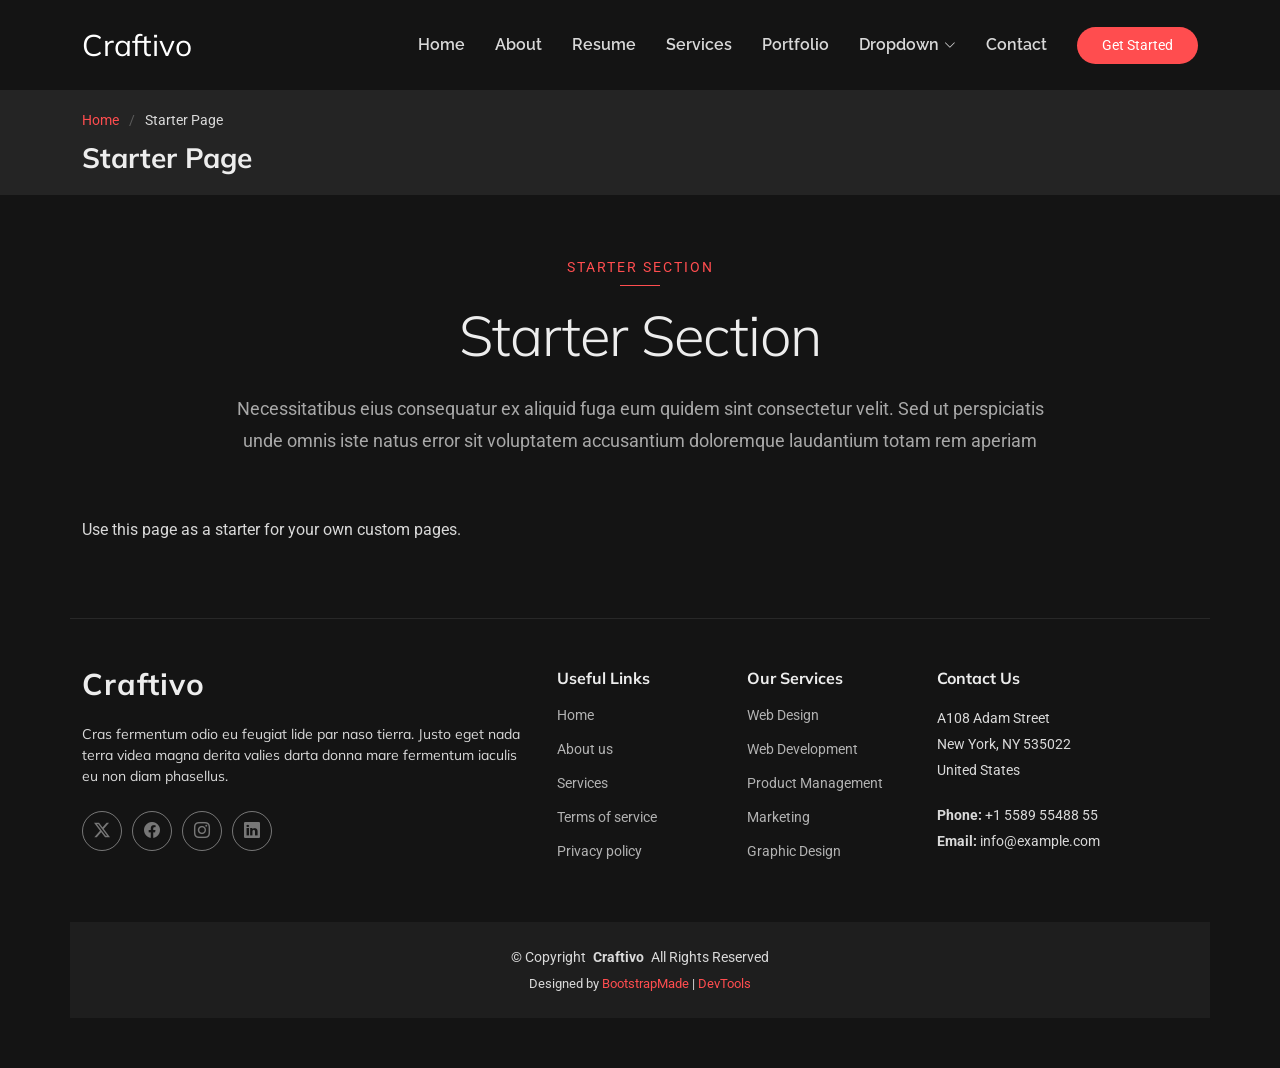
<file: Craftivo/starter-page.html>
<!DOCTYPE html>
<html lang="en">

<head>
  <meta charset="utf-8">
  <meta content="width=device-width, initial-scale=1.0" name="viewport">
  <title>Starter Page - Craftivo Bootstrap Template</title>
  <meta name="description" content="">
  <meta name="keywords" content="">

  <!-- Favicons -->
  <link href="assets/img/favicon.png" rel="icon">
  <link href="assets/img/apple-touch-icon.png" rel="apple-touch-icon">

  <!-- Fonts -->
  <link href="https://fonts.googleapis.com" rel="preconnect">
  <link href="https://fonts.gstatic.com" rel="preconnect" crossorigin>
  <link href="https://fonts.googleapis.com/css2?family=Roboto:ital,wght@0,100;0,300;0,400;0,500;0,700;0,900;1,100;1,300;1,400;1,500;1,700;1,900&family=Raleway:ital,wght@0,100;0,200;0,300;0,400;0,500;0,600;0,700;0,800;0,900;1,100;1,200;1,300;1,400;1,500;1,600;1,700;1,800;1,900&family=Mulish:ital,wght@0,200;0,300;0,400;0,500;0,600;0,700;0,800;0,900;1,200;1,300;1,400;1,500;1,600;1,700;1,800;1,900&display=swap" rel="stylesheet">

  <!-- Vendor CSS Files -->
  <link href="assets/vendor/bootstrap/css/bootstrap.min.css" rel="stylesheet">
  <link href="assets/vendor/bootstrap-icons/bootstrap-icons.css" rel="stylesheet">
  <link href="assets/vendor/aos/aos.css" rel="stylesheet">
  <link href="assets/vendor/glightbox/css/glightbox.min.css" rel="stylesheet">
  <link href="assets/vendor/swiper/swiper-bundle.min.css" rel="stylesheet">

  <!-- Main CSS File -->
  <link href="assets/css/main.css" rel="stylesheet">

  <!-- =======================================================
  * Template Name: Craftivo
  * Template URL: https://bootstrapmade.com/craftivo-bootstrap-portfolio-template/
  * Updated: Oct 04 2025 with Bootstrap v5.3.8
  * Author: BootstrapMade.com
  * License: https://bootstrapmade.com/license/
  ======================================================== -->
</head>

<body class="starter-page-page">

  <header id="header" class="header d-flex align-items-center sticky-top">
    <div class="container-fluid container-xl position-relative d-flex align-items-center">

      <a href="index.html" class="logo d-flex align-items-center me-auto">
        <!-- Uncomment the line below if you also wish to use an image logo -->
        <!-- <img src="assets/img/logo.webp" alt=""> -->
        <h1 class="sitename">Craftivo</h1>
      </a>

      <nav id="navmenu" class="navmenu">
        <ul>
          <li><a href="#hero">Home</a></li>
          <li><a href="#about">About</a></li>
          <li><a href="#resume">Resume</a></li>
          <li><a href="#services">Services</a></li>
          <li><a href="#portfolio">Portfolio</a></li>
          <li class="dropdown"><a href="#"><span>Dropdown</span> <i class="bi bi-chevron-down toggle-dropdown"></i></a>
            <ul>
              <li><a href="#">Dropdown 1</a></li>
              <li class="dropdown"><a href="#"><span>Deep Dropdown</span> <i class="bi bi-chevron-down toggle-dropdown"></i></a>
                <ul>
                  <li><a href="#">Deep Dropdown 1</a></li>
                  <li><a href="#">Deep Dropdown 2</a></li>
                  <li><a href="#">Deep Dropdown 3</a></li>
                  <li><a href="#">Deep Dropdown 4</a></li>
                  <li><a href="#">Deep Dropdown 5</a></li>
                </ul>
              </li>
              <li><a href="#">Dropdown 2</a></li>
              <li><a href="#">Dropdown 3</a></li>
              <li><a href="#">Dropdown 4</a></li>
            </ul>
          </li>
          <li><a href="#contact">Contact</a></li>
        </ul>
        <i class="mobile-nav-toggle d-xl-none bi bi-list"></i>
      </nav>

      <a class="btn-getstarted" href="#about">Get Started</a>

    </div>
  </header>

  <main class="main">

    <!-- Page Title -->
    <div class="page-title light-background">
      <div class="container">
        <nav class="breadcrumbs">
          <ol>
            <li><a href="index.html">Home</a></li>
            <li class="current">Starter Page</li>
          </ol>
        </nav>
        <h1>Starter Page</h1>
      </div>
    </div><!-- End Page Title -->

    <!-- Starter Section Section -->
    <section id="starter-section" class="starter-section section">

      <!-- Section Title -->
      <div class="container section-title" data-aos="fade-up">
        <span class="subtitle">Starter Section</span>
        <h2>Starter Section</h2>
        <p>Necessitatibus eius consequatur ex aliquid fuga eum quidem sint consectetur velit. Sed ut perspiciatis unde omnis iste natus error sit voluptatem accusantium doloremque laudantium totam rem aperiam</p>
      </div><!-- End Section Title -->

      <div class="container" data-aos="fade-up">
        <p>Use this page as a starter for your own custom pages.</p>
      </div>

    </section><!-- /Starter Section Section -->

  </main>

  <footer id="footer" class="footer">

    <div class="container footer-top">
      <div class="row gy-4">
        <div class="col-lg-5 col-md-12 footer-about">
          <a href="index.html" class="logo d-flex align-items-center">
            <span class="sitename">Craftivo</span>
          </a>
          <p>Cras fermentum odio eu feugiat lide par naso tierra. Justo eget nada terra videa magna derita valies darta donna mare fermentum iaculis eu non diam phasellus.</p>
          <div class="social-links d-flex mt-4">
            <a href=""><i class="bi bi-twitter-x"></i></a>
            <a href=""><i class="bi bi-facebook"></i></a>
            <a href=""><i class="bi bi-instagram"></i></a>
            <a href=""><i class="bi bi-linkedin"></i></a>
          </div>
        </div>

        <div class="col-lg-2 col-6 footer-links">
          <h4>Useful Links</h4>
          <ul>
            <li><a href="#">Home</a></li>
            <li><a href="#">About us</a></li>
            <li><a href="#">Services</a></li>
            <li><a href="#">Terms of service</a></li>
            <li><a href="#">Privacy policy</a></li>
          </ul>
        </div>

        <div class="col-lg-2 col-6 footer-links">
          <h4>Our Services</h4>
          <ul>
            <li><a href="#">Web Design</a></li>
            <li><a href="#">Web Development</a></li>
            <li><a href="#">Product Management</a></li>
            <li><a href="#">Marketing</a></li>
            <li><a href="#">Graphic Design</a></li>
          </ul>
        </div>

        <div class="col-lg-3 col-md-12 footer-contact text-center text-md-start">
          <h4>Contact Us</h4>
          <p>A108 Adam Street</p>
          <p>New York, NY 535022</p>
          <p>United States</p>
          <p class="mt-4"><strong>Phone:</strong> <span>+1 5589 55488 55</span></p>
          <p><strong>Email:</strong> <span>info@example.com</span></p>
        </div>

      </div>
    </div>

    <div class="container copyright text-center mt-4">
      <p>© <span>Copyright</span> <strong class="px-1 sitename">Craftivo</strong> <span>All Rights Reserved</span></p>
      <div class="credits">
        <!-- All the links in the footer should remain intact. -->
        <!-- You can delete the links only if you've purchased the pro version. -->
        <!-- Licensing information: https://bootstrapmade.com/license/ -->
        <!-- Purchase the pro version with working PHP/AJAX contact form: [buy-url] -->
        Designed by <a href="https://bootstrapmade.com/">BootstrapMade</a> | <a href="https://bootstrapmade.com/tools/">DevTools</a>
      </div>
    </div>

  </footer>

  <!-- Scroll Top -->
  <a href="#" id="scroll-top" class="scroll-top d-flex align-items-center justify-content-center"><i class="bi bi-arrow-up-short"></i></a>

  <!-- Preloader -->
  <div id="preloader"></div>

  <!-- Vendor JS Files -->
  <script src="assets/vendor/bootstrap/js/bootstrap.bundle.min.js"></script>
  <script src="assets/vendor/php-email-form/validate.js"></script>
  <script src="assets/vendor/aos/aos.js"></script>
  <script src="assets/vendor/typed.js/typed.umd.js"></script>
  <script src="assets/vendor/waypoints/noframework.waypoints.js"></script>
  <script src="assets/vendor/glightbox/js/glightbox.min.js"></script>
  <script src="assets/vendor/imagesloaded/imagesloaded.pkgd.min.js"></script>
  <script src="assets/vendor/isotope-layout/isotope.pkgd.min.js"></script>
  <script src="assets/vendor/swiper/swiper-bundle.min.js"></script>

  <!-- Main JS File -->
  <script src="assets/js/main.js"></script>

</body>

</html>
</file>
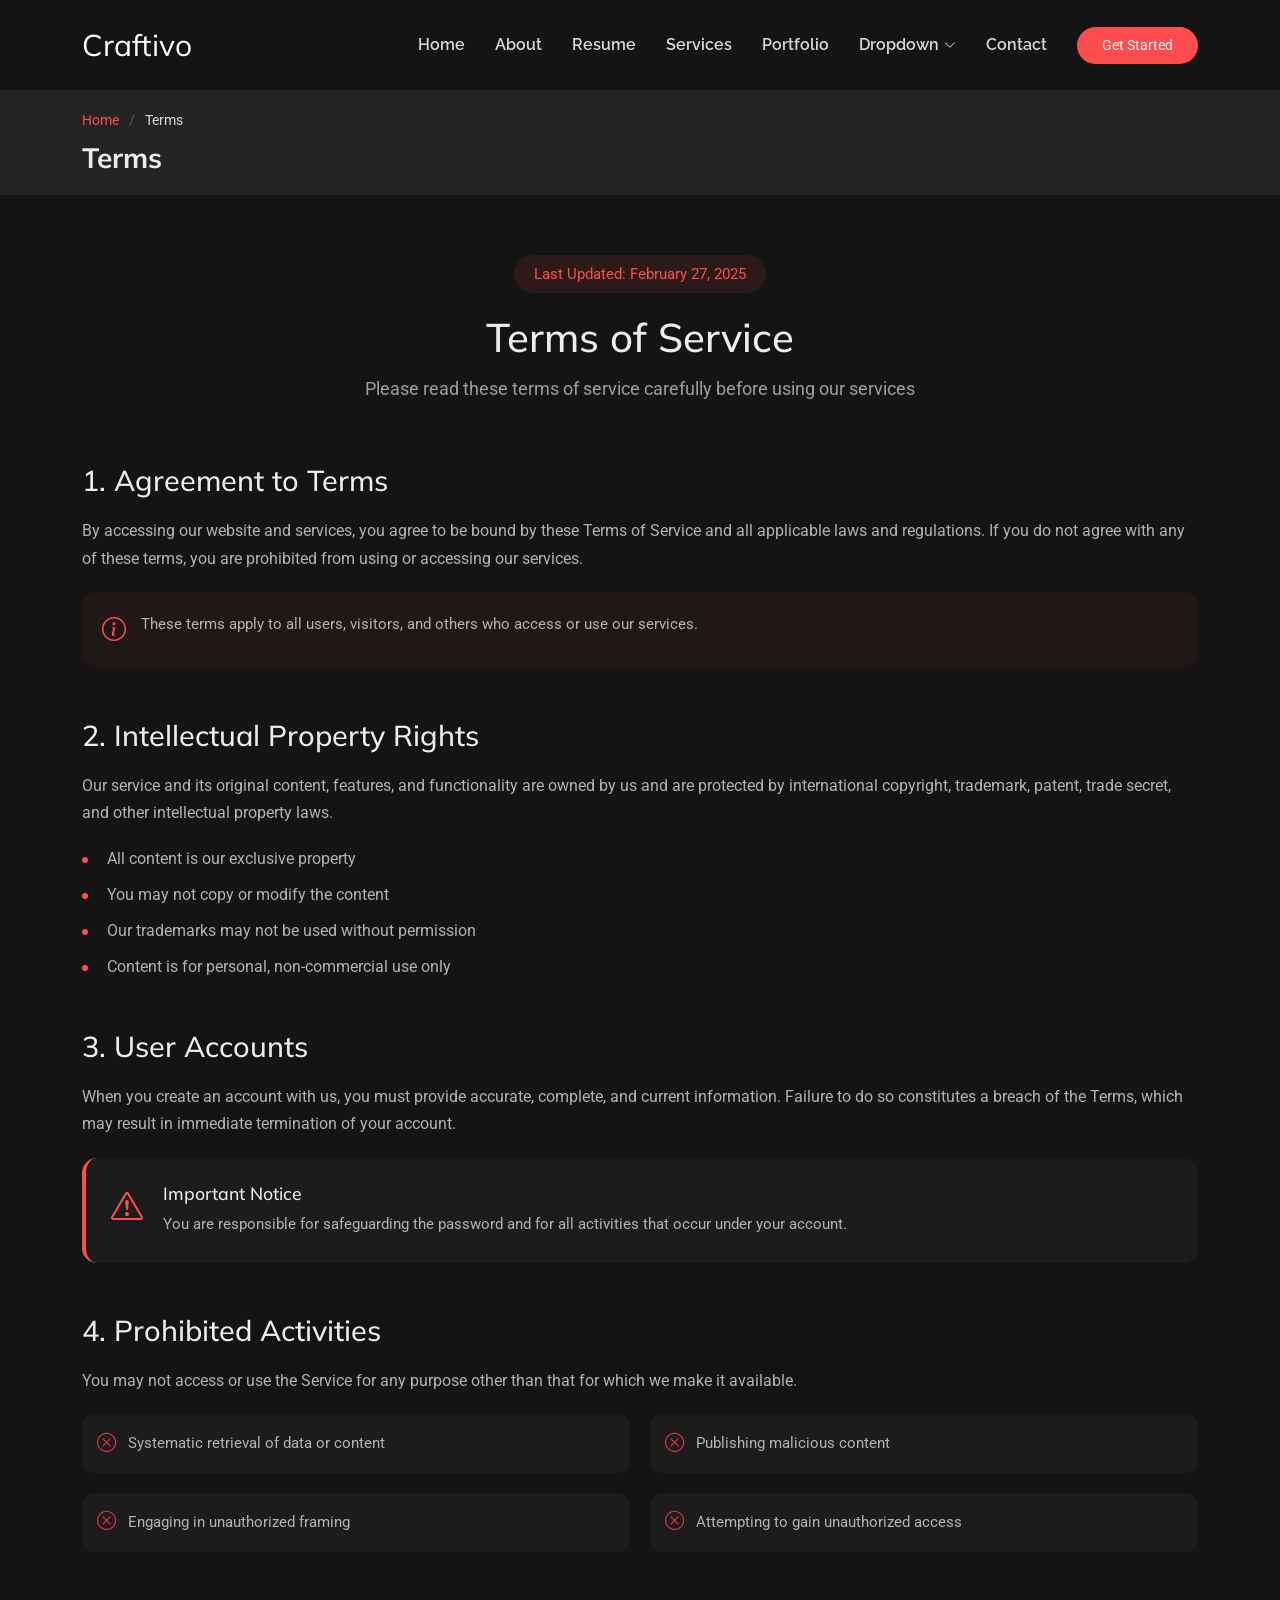
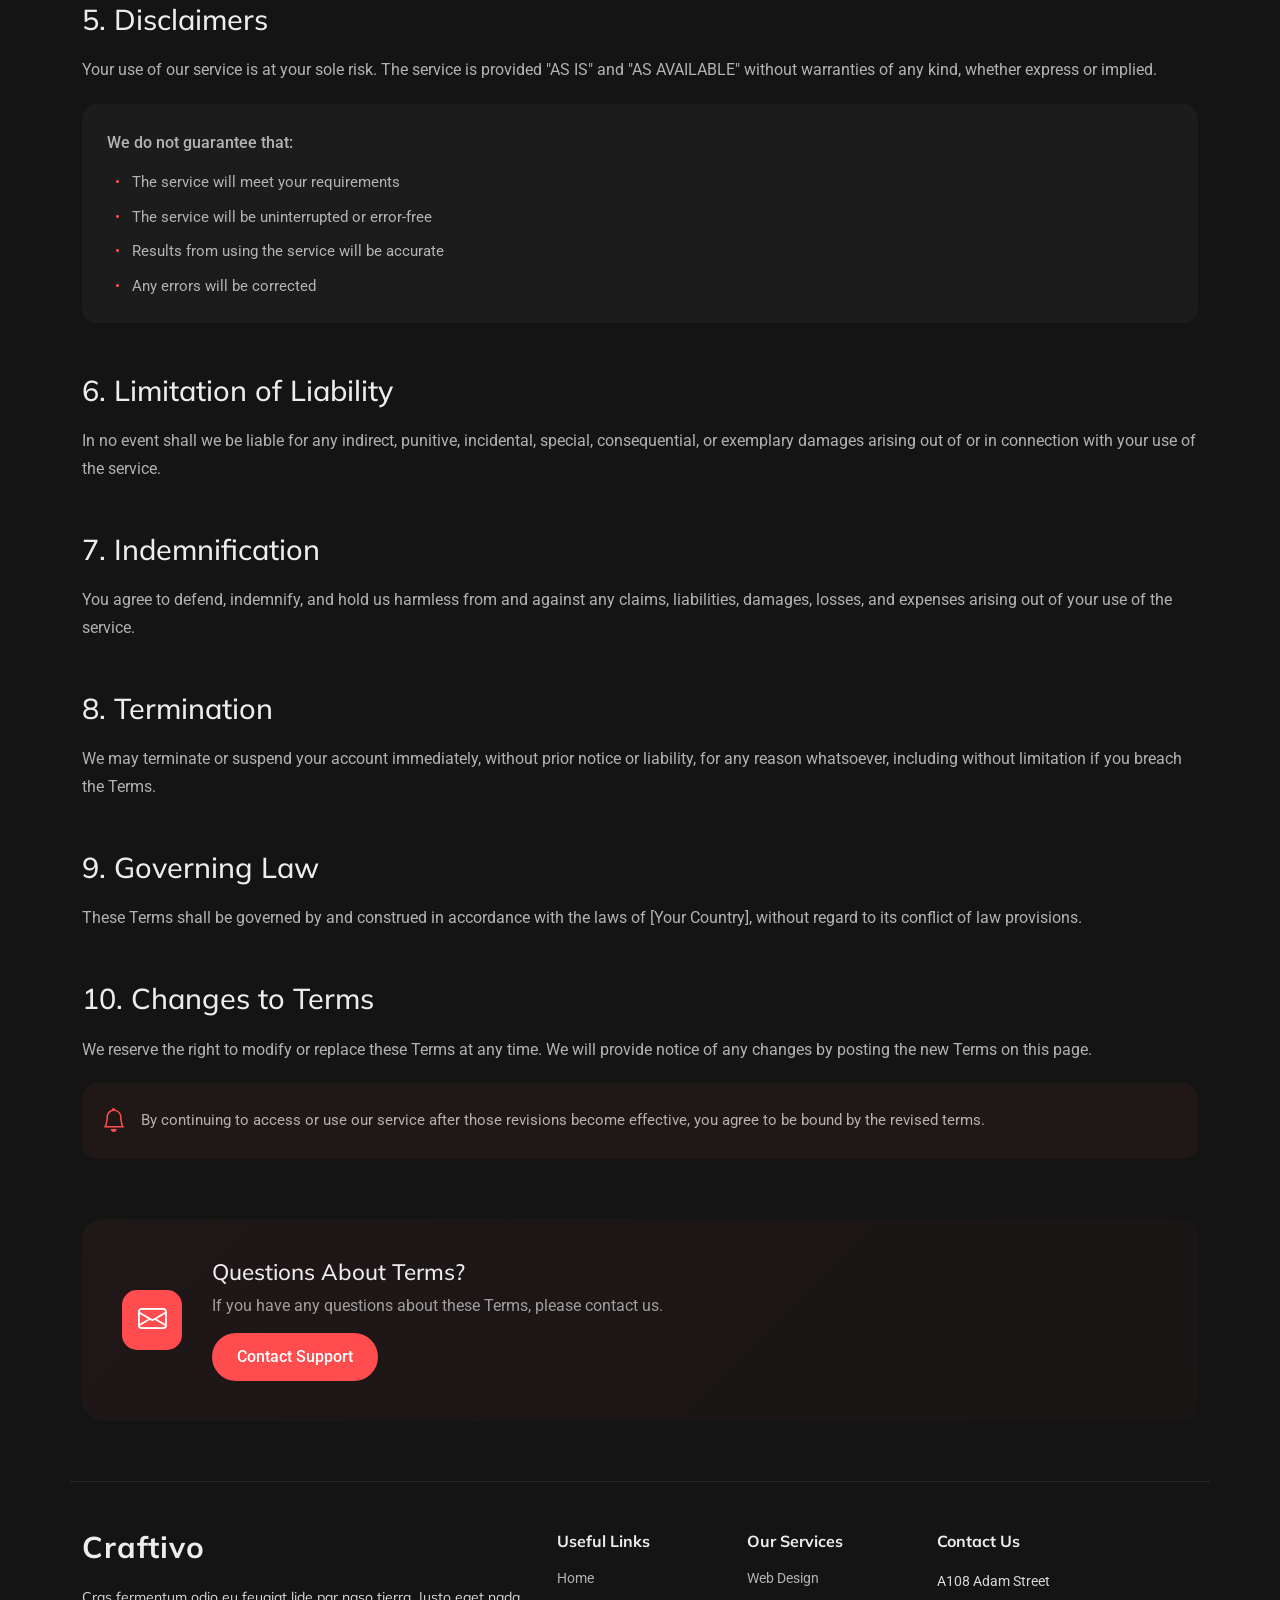
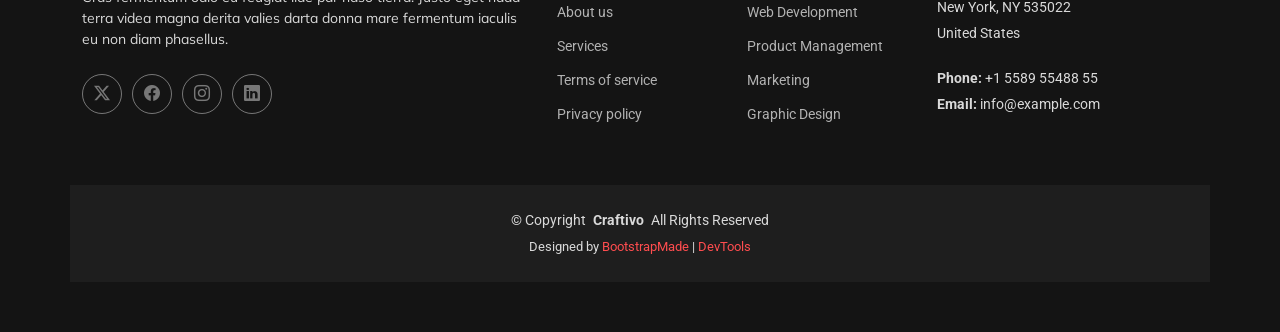
<file: Craftivo/terms.html>
<!DOCTYPE html>
<html lang="en">

<head>
  <meta charset="utf-8">
  <meta content="width=device-width, initial-scale=1.0" name="viewport">
  <title>Terms - Craftivo Bootstrap Template</title>
  <meta name="description" content="">
  <meta name="keywords" content="">

  <!-- Favicons -->
  <link href="assets/img/favicon.png" rel="icon">
  <link href="assets/img/apple-touch-icon.png" rel="apple-touch-icon">

  <!-- Fonts -->
  <link href="https://fonts.googleapis.com" rel="preconnect">
  <link href="https://fonts.gstatic.com" rel="preconnect" crossorigin>
  <link href="https://fonts.googleapis.com/css2?family=Roboto:ital,wght@0,100;0,300;0,400;0,500;0,700;0,900;1,100;1,300;1,400;1,500;1,700;1,900&family=Raleway:ital,wght@0,100;0,200;0,300;0,400;0,500;0,600;0,700;0,800;0,900;1,100;1,200;1,300;1,400;1,500;1,600;1,700;1,800;1,900&family=Mulish:ital,wght@0,200;0,300;0,400;0,500;0,600;0,700;0,800;0,900;1,200;1,300;1,400;1,500;1,600;1,700;1,800;1,900&display=swap" rel="stylesheet">

  <!-- Vendor CSS Files -->
  <link href="assets/vendor/bootstrap/css/bootstrap.min.css" rel="stylesheet">
  <link href="assets/vendor/bootstrap-icons/bootstrap-icons.css" rel="stylesheet">
  <link href="assets/vendor/aos/aos.css" rel="stylesheet">
  <link href="assets/vendor/glightbox/css/glightbox.min.css" rel="stylesheet">
  <link href="assets/vendor/swiper/swiper-bundle.min.css" rel="stylesheet">

  <!-- Main CSS File -->
  <link href="assets/css/main.css" rel="stylesheet">

  <!-- =======================================================
  * Template Name: Craftivo
  * Template URL: https://bootstrapmade.com/craftivo-bootstrap-portfolio-template/
  * Updated: Oct 04 2025 with Bootstrap v5.3.8
  * Author: BootstrapMade.com
  * License: https://bootstrapmade.com/license/
  ======================================================== -->
</head>

<body class="terms-page">

  <header id="header" class="header d-flex align-items-center sticky-top">
    <div class="container-fluid container-xl position-relative d-flex align-items-center">

      <a href="index.html" class="logo d-flex align-items-center me-auto">
        <!-- Uncomment the line below if you also wish to use an image logo -->
        <!-- <img src="assets/img/logo.webp" alt=""> -->
        <h1 class="sitename">Craftivo</h1>
      </a>

      <nav id="navmenu" class="navmenu">
        <ul>
          <li><a href="#hero">Home</a></li>
          <li><a href="#about">About</a></li>
          <li><a href="#resume">Resume</a></li>
          <li><a href="#services">Services</a></li>
          <li><a href="#portfolio">Portfolio</a></li>
          <li class="dropdown"><a href="#"><span>Dropdown</span> <i class="bi bi-chevron-down toggle-dropdown"></i></a>
            <ul>
              <li><a href="#">Dropdown 1</a></li>
              <li class="dropdown"><a href="#"><span>Deep Dropdown</span> <i class="bi bi-chevron-down toggle-dropdown"></i></a>
                <ul>
                  <li><a href="#">Deep Dropdown 1</a></li>
                  <li><a href="#">Deep Dropdown 2</a></li>
                  <li><a href="#">Deep Dropdown 3</a></li>
                  <li><a href="#">Deep Dropdown 4</a></li>
                  <li><a href="#">Deep Dropdown 5</a></li>
                </ul>
              </li>
              <li><a href="#">Dropdown 2</a></li>
              <li><a href="#">Dropdown 3</a></li>
              <li><a href="#">Dropdown 4</a></li>
            </ul>
          </li>
          <li><a href="#contact">Contact</a></li>
        </ul>
        <i class="mobile-nav-toggle d-xl-none bi bi-list"></i>
      </nav>

      <a class="btn-getstarted" href="#about">Get Started</a>

    </div>
  </header>

  <main class="main">

    <!-- Page Title -->
    <div class="page-title light-background">
      <div class="container">
        <nav class="breadcrumbs">
          <ol>
            <li><a href="index.html">Home</a></li>
            <li class="current">Terms</li>
          </ol>
        </nav>
        <h1>Terms</h1>
      </div>
    </div><!-- End Page Title -->

    <!-- Terms Of Service Section -->
    <section id="terms-of-service" class="terms-of-service section">

      <div class="container" data-aos="fade-up">
        <!-- Page Header -->
        <div class="tos-header text-center" data-aos="fade-up">
          <span class="last-updated">Last Updated: February 27, 2025</span>
          <h2>Terms of Service</h2>
          <p>Please read these terms of service carefully before using our services</p>
        </div>

        <!-- Content -->
        <div class="tos-content" data-aos="fade-up" data-aos-delay="200">
          <!-- Agreement Section -->
          <div id="agreement" class="content-section">
            <h3>1. Agreement to Terms</h3>
            <p>By accessing our website and services, you agree to be bound by these Terms of Service and all applicable laws and regulations. If you do not agree with any of these terms, you are prohibited from using or accessing our services.</p>
            <div class="info-box">
              <i class="bi bi-info-circle"></i>
              <p>These terms apply to all users, visitors, and others who access or use our services.</p>
            </div>
          </div>

          <!-- Intellectual Property -->
          <div id="intellectual-property" class="content-section">
            <h3>2. Intellectual Property Rights</h3>
            <p>Our service and its original content, features, and functionality are owned by us and are protected by international copyright, trademark, patent, trade secret, and other intellectual property laws.</p>
            <ul class="list-items">
              <li>All content is our exclusive property</li>
              <li>You may not copy or modify the content</li>
              <li>Our trademarks may not be used without permission</li>
              <li>Content is for personal, non-commercial use only</li>
            </ul>
          </div>

          <!-- User Accounts -->
          <div id="user-accounts" class="content-section">
            <h3>3. User Accounts</h3>
            <p>When you create an account with us, you must provide accurate, complete, and current information. Failure to do so constitutes a breach of the Terms, which may result in immediate termination of your account.</p>
            <div class="alert-box">
              <i class="bi bi-exclamation-triangle"></i>
              <div class="alert-content">
                <h5>Important Notice</h5>
                <p>You are responsible for safeguarding the password and for all activities that occur under your account.</p>
              </div>
            </div>
          </div>

          <!-- Prohibited Activities -->
          <div id="prohibited" class="content-section">
            <h3>4. Prohibited Activities</h3>
            <p>You may not access or use the Service for any purpose other than that for which we make it available.</p>
            <div class="prohibited-list">
              <div class="prohibited-item">
                <i class="bi bi-x-circle"></i>
                <span>Systematic retrieval of data or content</span>
              </div>
              <div class="prohibited-item">
                <i class="bi bi-x-circle"></i>
                <span>Publishing malicious content</span>
              </div>
              <div class="prohibited-item">
                <i class="bi bi-x-circle"></i>
                <span>Engaging in unauthorized framing</span>
              </div>
              <div class="prohibited-item">
                <i class="bi bi-x-circle"></i>
                <span>Attempting to gain unauthorized access</span>
              </div>
            </div>
          </div>

          <!-- Disclaimers -->
          <div id="disclaimer" class="content-section">
            <h3>5. Disclaimers</h3>
            <p>Your use of our service is at your sole risk. The service is provided "AS IS" and "AS AVAILABLE" without warranties of any kind, whether express or implied.</p>
            <div class="disclaimer-box">
              <p>We do not guarantee that:</p>
              <ul>
                <li>The service will meet your requirements</li>
                <li>The service will be uninterrupted or error-free</li>
                <li>Results from using the service will be accurate</li>
                <li>Any errors will be corrected</li>
              </ul>
            </div>
          </div>

          <!-- Limitation of Liability -->
          <div id="limitation" class="content-section">
            <h3>6. Limitation of Liability</h3>
            <p>In no event shall we be liable for any indirect, punitive, incidental, special, consequential, or exemplary damages arising out of or in connection with your use of the service.</p>
          </div>

          <!-- Indemnification -->
          <div id="indemnification" class="content-section">
            <h3>7. Indemnification</h3>
            <p>You agree to defend, indemnify, and hold us harmless from and against any claims, liabilities, damages, losses, and expenses arising out of your use of the service.</p>
          </div>

          <!-- Termination -->
          <div id="termination" class="content-section">
            <h3>8. Termination</h3>
            <p>We may terminate or suspend your account immediately, without prior notice or liability, for any reason whatsoever, including without limitation if you breach the Terms.</p>
          </div>

          <!-- Governing Law -->
          <div id="governing-law" class="content-section">
            <h3>9. Governing Law</h3>
            <p>These Terms shall be governed by and construed in accordance with the laws of [Your Country], without regard to its conflict of law provisions.</p>
          </div>

          <!-- Changes -->
          <div id="changes" class="content-section">
            <h3>10. Changes to Terms</h3>
            <p>We reserve the right to modify or replace these Terms at any time. We will provide notice of any changes by posting the new Terms on this page.</p>
            <div class="notice-box">
              <i class="bi bi-bell"></i>
              <p>By continuing to access or use our service after those revisions become effective, you agree to be bound by the revised terms.</p>
            </div>
          </div>
        </div>

        <!-- Contact Section -->
        <div class="tos-contact" data-aos="fade-up" data-aos-delay="300">
          <div class="contact-box">
            <div class="contact-icon">
              <i class="bi bi-envelope"></i>
            </div>
            <div class="contact-content">
              <h4>Questions About Terms?</h4>
              <p>If you have any questions about these Terms, please contact us.</p>
              <a href="#" class="contact-link">Contact Support</a>
            </div>
          </div>
        </div>
      </div>

    </section><!-- /Terms Of Service Section -->

  </main>

  <footer id="footer" class="footer">

    <div class="container footer-top">
      <div class="row gy-4">
        <div class="col-lg-5 col-md-12 footer-about">
          <a href="index.html" class="logo d-flex align-items-center">
            <span class="sitename">Craftivo</span>
          </a>
          <p>Cras fermentum odio eu feugiat lide par naso tierra. Justo eget nada terra videa magna derita valies darta donna mare fermentum iaculis eu non diam phasellus.</p>
          <div class="social-links d-flex mt-4">
            <a href=""><i class="bi bi-twitter-x"></i></a>
            <a href=""><i class="bi bi-facebook"></i></a>
            <a href=""><i class="bi bi-instagram"></i></a>
            <a href=""><i class="bi bi-linkedin"></i></a>
          </div>
        </div>

        <div class="col-lg-2 col-6 footer-links">
          <h4>Useful Links</h4>
          <ul>
            <li><a href="#">Home</a></li>
            <li><a href="#">About us</a></li>
            <li><a href="#">Services</a></li>
            <li><a href="#">Terms of service</a></li>
            <li><a href="#">Privacy policy</a></li>
          </ul>
        </div>

        <div class="col-lg-2 col-6 footer-links">
          <h4>Our Services</h4>
          <ul>
            <li><a href="#">Web Design</a></li>
            <li><a href="#">Web Development</a></li>
            <li><a href="#">Product Management</a></li>
            <li><a href="#">Marketing</a></li>
            <li><a href="#">Graphic Design</a></li>
          </ul>
        </div>

        <div class="col-lg-3 col-md-12 footer-contact text-center text-md-start">
          <h4>Contact Us</h4>
          <p>A108 Adam Street</p>
          <p>New York, NY 535022</p>
          <p>United States</p>
          <p class="mt-4"><strong>Phone:</strong> <span>+1 5589 55488 55</span></p>
          <p><strong>Email:</strong> <span>info@example.com</span></p>
        </div>

      </div>
    </div>

    <div class="container copyright text-center mt-4">
      <p>© <span>Copyright</span> <strong class="px-1 sitename">Craftivo</strong> <span>All Rights Reserved</span></p>
      <div class="credits">
        <!-- All the links in the footer should remain intact. -->
        <!-- You can delete the links only if you've purchased the pro version. -->
        <!-- Licensing information: https://bootstrapmade.com/license/ -->
        <!-- Purchase the pro version with working PHP/AJAX contact form: [buy-url] -->
        Designed by <a href="https://bootstrapmade.com/">BootstrapMade</a> | <a href="https://bootstrapmade.com/tools/">DevTools</a>
      </div>
    </div>

  </footer>

  <!-- Scroll Top -->
  <a href="#" id="scroll-top" class="scroll-top d-flex align-items-center justify-content-center"><i class="bi bi-arrow-up-short"></i></a>

  <!-- Preloader -->
  <div id="preloader"></div>

  <!-- Vendor JS Files -->
  <script src="assets/vendor/bootstrap/js/bootstrap.bundle.min.js"></script>
  <script src="assets/vendor/php-email-form/validate.js"></script>
  <script src="assets/vendor/aos/aos.js"></script>
  <script src="assets/vendor/typed.js/typed.umd.js"></script>
  <script src="assets/vendor/waypoints/noframework.waypoints.js"></script>
  <script src="assets/vendor/glightbox/js/glightbox.min.js"></script>
  <script src="assets/vendor/imagesloaded/imagesloaded.pkgd.min.js"></script>
  <script src="assets/vendor/isotope-layout/isotope.pkgd.min.js"></script>
  <script src="assets/vendor/swiper/swiper-bundle.min.js"></script>

  <!-- Main JS File -->
  <script src="assets/js/main.js"></script>

</body>

</html>
</file>
<file: Craftivo/assets/css/ar.css>
/* Arabic / RTL refinements */
:root {
  --default-font: "Cairo", Tahoma, Arial, sans-serif;
  --heading-font: "Cairo", Tahoma, Arial, sans-serif;
  --nav-font: "Cairo", Tahoma, Arial, sans-serif;
}

html[dir="rtl"],
html[dir="rtl"] body {
  direction: rtl;
  text-align: right;
}

/* Keep the Arabic navigation natural while preserving the existing design. */
html[dir="rtl"] .header .logo {
  margin-right: 0 !important;
  margin-left: auto !important;
}

html[dir="rtl"] .navmenu ul {
  direction: rtl;
}

/* Academic timeline: move the rail and markers to the right in RTL. */
html[dir="rtl"] .resume .education-section .education-timeline .timeline-track {
  padding-left: 0;
  padding-right: 2.5rem;
}

html[dir="rtl"] .resume .education-section .education-timeline .timeline-track::before {
  left: auto;
  right: 10px;
}

html[dir="rtl"] .resume .education-section .education-timeline .timeline-track .timeline-item .timeline-marker {
  left: auto;
  right: -3.5rem;
}

html[dir="rtl"] .resume .education-section .education-timeline .timeline-track .timeline-item .timeline-content:hover {
  transform: translateX(-5px);
}

html[dir="rtl"] .resume .education-section .education-timeline .timeline-track .timeline-item .timeline-content .achievement {
  border-left: 0;
  border-right: 3px solid var(--accent-color);
}

/* Featured service ribbon should originate from the left in Arabic. */
html[dir="rtl"] .services .featured-tag {
  right: auto;
  left: -30px;
  transform: rotate(-45deg);
}

html[dir="rtl"] .services .service-item::before {
  transform-origin: right;
}

/* Directional arrows should point left in RTL. */
html[dir="rtl"] .services .read-more i,
html[dir="rtl"] .portfolio .portfolio-details i,
html[dir="rtl"] .portfolio .btn-accent i {
  transform: scaleX(-1);
}

html[dir="rtl"] .services .service-item:hover .read-more i {
  transform: scaleX(-1) translateX(-5px);
}

/* Place the back-to-top control on the left for Arabic. */
html[dir="rtl"] .scroll-top {
  right: auto;
  left: 15px;
}

/* Fix alignment for common flex rows in Arabic. */
html[dir="rtl"] .resume .education-section .education-timeline .timeline-track .timeline-item .timeline-content .education-meta,
html[dir="rtl"] .resume .education-section .education-timeline .timeline-track .timeline-item .timeline-content .certifications-list .cert-item {
  direction: rtl;
}

html[dir="rtl"] .portfolio .portfolio-bottom .text-lg-end {
  text-align: left !important;
}

@media (max-width: 768px) {
  html[dir="rtl"] .resume .education-section .education-timeline .timeline-track {
    padding-left: 0;
    padding-right: 2rem;
  }

  html[dir="rtl"] .resume .education-section .education-timeline .timeline-track::before {
    left: auto;
    right: 20px;
  }

  html[dir="rtl"] .resume .education-section .education-timeline .timeline-track .timeline-item .timeline-marker {
    left: auto;
    right: -2.3rem;
  }

  html[dir="rtl"] .resume .education-section .education-timeline .timeline-track .timeline-item .timeline-content .education-meta,
  html[dir="rtl"] .resume .education-section .education-timeline .timeline-track .timeline-item .timeline-content .certifications-list .cert-item {
    align-items: flex-start;
  }
}
</file>
<file: Craftivo/assets/css/main.css>
/**
* Template Name: Craftivo
* Template URL: https://bootstrapmade.com/craftivo-bootstrap-portfolio-template/
* Updated: Oct 04 2025 with Bootstrap v5.3.8
* Author: BootstrapMade.com
* License: https://bootstrapmade.com/license/
*/

@charset "UTF-8";

/*--------------------------------------------------------------
# Font & Color Variables
# Help: https://bootstrapmade.com/color-system/
--------------------------------------------------------------*/
/* Fonts */
:root {
  --default-font: "Roboto",  system-ui, -apple-system, "Segoe UI", Roboto, "Helvetica Neue", Arial, "Noto Sans", "Liberation Sans", sans-serif, "Apple Color Emoji", "Segoe UI Emoji", "Segoe UI Symbol", "Noto Color Emoji";
  --heading-font: "Mulish",  sans-serif;
  --nav-font: "Raleway",  sans-serif;
}

/* Global Colors - The following color variables are used throughout the website. Updating them here will change the color scheme of the entire website */
:root { 
  --background-color: #141414; /* Background color for the entire website, including individual sections */
  --default-color: #d9d9d9; /* Default color used for the majority of the text content across the entire website */
  --heading-color: #ededed; /* Color for headings, subheadings and title throughout the website */
  --accent-color: #ff4d4f; /* Accent color that represents your brand on the website. It's used for buttons, links, and other elements that need to stand out */
  --surface-color: #1c1c1c; /* The surface color is used as a background of boxed elements within sections, such as cards, icon boxes, or other elements that require a visual separation from the global background. */
  --contrast-color: #ffffff; /* Contrast color for text, ensuring readability against backgrounds of accent, heading, or default colors. */
}

/* Nav Menu Colors - The following color variables are used specifically for the navigation menu. They are separate from the global colors to allow for more customization options */
:root {
  --nav-color: #d9d9d9;  /* The default color of the main navmenu links */
  --nav-hover-color: #ff4d4f; /* Applied to main navmenu links when they are hovered over or active */
  --nav-mobile-background-color: #2e2e2e; /* Used as the background color for mobile navigation menu */
  --nav-dropdown-background-color: #2e2e2e; /* Used as the background color for dropdown items that appear when hovering over primary navigation items */
  --nav-dropdown-color: #d9d9d9; /* Used for navigation links of the dropdown items in the navigation menu. */
  --nav-dropdown-hover-color: #ff4d4f; /* Similar to --nav-hover-color, this color is applied to dropdown navigation links when they are hovered over. */
}

/* Color Presets - These classes override global colors when applied to any section or element, providing reuse of the sam color scheme. */

.light-background {
  --background-color: rgba(41, 41, 41, 0.8);
  --surface-color: #484848;
}

.dark-background {
  --background-color: #060606;
  --default-color: #ffffff;
  --heading-color: #ffffff;
  --surface-color: #252525;
  --contrast-color: #ffffff;
}

/* Smooth scroll */
:root {
  scroll-behavior: smooth;
}

/*--------------------------------------------------------------
# General Styling & Shared Classes
--------------------------------------------------------------*/
body {
  color: var(--default-color);
  background-color: var(--background-color);
  font-family: var(--default-font);
}

a {
  color: var(--accent-color);
  text-decoration: none;
  transition: 0.3s;
}

a:hover {
  color: color-mix(in srgb, var(--accent-color), transparent 25%);
  text-decoration: none;
}

h1,
h2,
h3,
h4,
h5,
h6 {
  color: var(--heading-color);
  font-family: var(--heading-font);
}

/* PHP Email Form Messages
------------------------------*/
.php-email-form .error-message {
  display: none;
  background: #df1529;
  color: #ffffff;
  text-align: left;
  padding: 15px;
  margin-bottom: 24px;
  font-weight: 600;
}

.php-email-form .sent-message {
  display: none;
  color: #ffffff;
  background: #059652;
  text-align: center;
  padding: 15px;
  margin-bottom: 24px;
  font-weight: 600;
}

.php-email-form .loading {
  display: none;
  background: var(--surface-color);
  text-align: center;
  padding: 15px;
  margin-bottom: 24px;
}

.php-email-form .loading:before {
  content: "";
  display: inline-block;
  border-radius: 50%;
  width: 24px;
  height: 24px;
  margin: 0 10px -6px 0;
  border: 3px solid var(--accent-color);
  border-top-color: var(--surface-color);
  animation: php-email-form-loading 1s linear infinite;
}

@keyframes php-email-form-loading {
  0% {
    transform: rotate(0deg);
  }

  100% {
    transform: rotate(360deg);
  }
}

/*--------------------------------------------------------------
# Global Header
--------------------------------------------------------------*/
.header {
  --heading-color: #ffffff;
  color: var(--default-color);
  background-color: var(--background-color);
  padding: 15px 0;
  transition: all 0.5s;
  z-index: 997;
}

.header .logo {
  line-height: 1;
}

.header .logo img {
  max-height: 36px;
  margin-right: 8px;
}

.header .logo h1 {
  font-size: 30px;
  margin: 0;
  font-weight: 400;
  color: var(--heading-color);
}

.header .btn-getstarted,
.header .btn-getstarted:focus {
  color: var(--contrast-color);
  background: var(--accent-color);
  font-size: 14px;
  padding: 8px 25px;
  margin: 0 0 0 30px;
  border-radius: 50px;
  transition: 0.3s;
}

.header .btn-getstarted:hover,
.header .btn-getstarted:focus:hover {
  color: var(--contrast-color);
  background: color-mix(in srgb, var(--accent-color), transparent 15%);
}

@media (max-width: 1200px) {
  .header .logo {
    order: 1;
  }

  .header .btn-getstarted {
    order: 2;
    margin: 0 15px 0 0;
    padding: 6px 15px;
  }

  .header .navmenu {
    order: 3;
  }
}

.scrolled .header {
  box-shadow: 0px 0 18px rgba(0, 0, 0, 0.1);
}

/* Global Header on Scroll
------------------------------*/
.scrolled .header {
  --background-color: rgba(20, 20, 20, 0.8);
}

/* Index Page Header
------------------------------*/
.index-page .header {
  --background-color: rgba(255, 255, 255, 0);
}

/* Index Page Header on Scroll
------------------------------*/
.index-page.scrolled .header {
  --background-color: rgba(20, 20, 20, 0.8);
}

/*--------------------------------------------------------------
# Navigation Menu
--------------------------------------------------------------*/
/* Navmenu - Desktop */
@media (min-width: 1200px) {
  .navmenu {
    padding: 0;
  }

  .navmenu ul {
    margin: 0;
    padding: 0;
    display: flex;
    list-style: none;
    align-items: center;
  }

  .navmenu li {
    position: relative;
  }

  .navmenu a,
  .navmenu a:focus {
    color: var(--nav-color);
    padding: 18px 15px;
    font-size: 16px;
    font-family: var(--nav-font);
    font-weight: 600;
    display: flex;
    align-items: center;
    justify-content: space-between;
    white-space: nowrap;
    transition: 0.3s;
  }

  .navmenu a i,
  .navmenu a:focus i {
    font-size: 12px;
    line-height: 0;
    margin-left: 5px;
    transition: 0.3s;
  }

  .navmenu li:last-child a {
    padding-right: 0;
  }

  .navmenu li:hover>a,
  .navmenu .active,
  .navmenu .active:focus {
    color: var(--nav-hover-color);
  }

  .navmenu .dropdown ul {
    margin: 0;
    padding: 10px 0;
    background: var(--nav-dropdown-background-color);
    display: block;
    position: absolute;
    visibility: hidden;
    left: 14px;
    top: 130%;
    opacity: 0;
    transition: 0.3s;
    border-radius: 4px;
    z-index: 99;
    box-shadow: 0px 0px 30px rgba(0, 0, 0, 0.1);
  }

  .navmenu .dropdown ul li {
    min-width: 200px;
  }

  .navmenu .dropdown ul a {
    padding: 10px 20px;
    font-size: 15px;
    text-transform: none;
    color: var(--nav-dropdown-color);
  }

  .navmenu .dropdown ul a i {
    font-size: 12px;
  }

  .navmenu .dropdown ul a:hover,
  .navmenu .dropdown ul .active:hover,
  .navmenu .dropdown ul li:hover>a {
    color: var(--nav-dropdown-hover-color);
  }

  .navmenu .dropdown:hover>ul {
    opacity: 1;
    top: 100%;
    visibility: visible;
  }

  .navmenu .dropdown .dropdown ul {
    top: 0;
    left: -90%;
    visibility: hidden;
  }

  .navmenu .dropdown .dropdown:hover>ul {
    opacity: 1;
    top: 0;
    left: -100%;
    visibility: visible;
  }
}

/* Navmenu - Mobile */
@media (max-width: 1199px) {
  .mobile-nav-toggle {
    color: var(--nav-color);
    font-size: 28px;
    line-height: 0;
    margin-right: 10px;
    cursor: pointer;
    transition: color 0.3s;
  }

  .navmenu {
    padding: 0;
    z-index: 9997;
  }

  .navmenu ul {
    display: none;
    list-style: none;
    position: absolute;
    inset: 60px 20px 20px 20px;
    padding: 10px 0;
    margin: 0;
    border-radius: 6px;
    background-color: var(--nav-mobile-background-color);
    overflow-y: auto;
    transition: 0.3s;
    z-index: 9998;
    box-shadow: 0px 0px 30px rgba(0, 0, 0, 0.1);
  }

  .navmenu a,
  .navmenu a:focus {
    color: var(--nav-dropdown-color);
    padding: 10px 20px;
    font-family: var(--nav-font);
    font-size: 17px;
    font-weight: 500;
    display: flex;
    align-items: center;
    justify-content: space-between;
    white-space: nowrap;
    transition: 0.3s;
  }

  .navmenu a i,
  .navmenu a:focus i {
    font-size: 12px;
    line-height: 0;
    margin-left: 5px;
    width: 30px;
    height: 30px;
    display: flex;
    align-items: center;
    justify-content: center;
    border-radius: 50%;
    transition: 0.3s;
    background-color: color-mix(in srgb, var(--accent-color), transparent 90%);
  }

  .navmenu a i:hover,
  .navmenu a:focus i:hover {
    background-color: var(--accent-color);
    color: var(--contrast-color);
  }

  .navmenu a:hover,
  .navmenu .active,
  .navmenu .active:focus {
    color: var(--nav-dropdown-hover-color);
  }

  .navmenu .active i,
  .navmenu .active:focus i {
    background-color: var(--accent-color);
    color: var(--contrast-color);
    transform: rotate(180deg);
  }

  .navmenu .dropdown ul {
    position: static;
    display: none;
    z-index: 99;
    padding: 10px 0;
    margin: 10px 20px;
    background-color: var(--nav-dropdown-background-color);
    border: 1px solid color-mix(in srgb, var(--default-color), transparent 90%);
    box-shadow: none;
    transition: all 0.5s ease-in-out;
  }

  .navmenu .dropdown ul ul {
    background-color: rgba(33, 37, 41, 0.1);
  }

  .navmenu .dropdown>.dropdown-active {
    display: block;
    background-color: rgba(33, 37, 41, 0.03);
  }

  .mobile-nav-active {
    overflow: hidden;
  }

  .mobile-nav-active .mobile-nav-toggle {
    color: #fff;
    position: absolute;
    font-size: 32px;
    top: 15px;
    right: 15px;
    margin-right: 0;
    z-index: 9999;
  }

  .mobile-nav-active .navmenu {
    position: fixed;
    overflow: hidden;
    inset: 0;
    background: rgba(33, 37, 41, 0.8);
    transition: 0.3s;
  }

  .mobile-nav-active .navmenu>ul {
    display: block;
  }
}

/*--------------------------------------------------------------
# Global Footer
--------------------------------------------------------------*/
.footer {
  color: var(--default-color);
  background-color: var(--background-color);
  font-size: 14px;
  padding-bottom: 50px;
  position: relative;
}

.footer .footer-top {
  padding-top: 50px;
  border-top: 1px solid color-mix(in srgb, var(--default-color), transparent 90%);
}

.footer .footer-about .logo {
  line-height: 1;
  margin-bottom: 25px;
}

.footer .footer-about .logo img {
  max-height: 40px;
  margin-right: 6px;
}

.footer .footer-about .logo span {
  color: var(--heading-color);
  font-size: 30px;
  font-weight: 700;
  letter-spacing: 1px;
  font-family: var(--heading-font);
}

.footer .footer-about p {
  font-size: 14px;
  font-family: var(--heading-font);
}

.footer .social-links a {
  display: flex;
  align-items: center;
  justify-content: center;
  width: 40px;
  height: 40px;
  border-radius: 50%;
  border: 1px solid color-mix(in srgb, var(--default-color), transparent 50%);
  font-size: 16px;
  color: color-mix(in srgb, var(--default-color), transparent 50%);
  margin-right: 10px;
  transition: 0.3s;
}

.footer .social-links a:hover {
  color: var(--accent-color);
  border-color: var(--accent-color);
}

.footer h4 {
  font-size: 16px;
  font-weight: bold;
  position: relative;
  padding-bottom: 12px;
}

.footer .footer-links {
  margin-bottom: 30px;
}

.footer .footer-links ul {
  list-style: none;
  padding: 0;
  margin: 0;
}

.footer .footer-links ul i {
  padding-right: 2px;
  font-size: 12px;
  line-height: 0;
}

.footer .footer-links ul li {
  padding: 10px 0;
  display: flex;
  align-items: center;
}

.footer .footer-links ul li:first-child {
  padding-top: 0;
}

.footer .footer-links ul a {
  color: color-mix(in srgb, var(--default-color), transparent 20%);
  display: inline-block;
  line-height: 1;
}

.footer .footer-links ul a:hover {
  color: var(--accent-color);
}

.footer .footer-contact p {
  margin-bottom: 5px;
}

.footer .copyright {
  padding-top: 25px;
  padding-bottom: 25px;
  background-color: color-mix(in srgb, var(--default-color), transparent 95%);
}

.footer .copyright p {
  margin-bottom: 0;
}

.footer .credits {
  margin-top: 6px;
  font-size: 13px;
}

/*--------------------------------------------------------------
# Preloader
--------------------------------------------------------------*/
#preloader {
  position: fixed;
  inset: 0;
  z-index: 999999;
  overflow: hidden;
  background: var(--background-color);
  transition: all 0.6s ease-out;
}

#preloader:before {
  content: "";
  position: fixed;
  top: calc(50% - 30px);
  left: calc(50% - 30px);
  border: 6px solid #ffffff;
  border-color: var(--accent-color) transparent var(--accent-color) transparent;
  border-radius: 50%;
  width: 60px;
  height: 60px;
  animation: animate-preloader 1.5s linear infinite;
}

@keyframes animate-preloader {
  0% {
    transform: rotate(0deg);
  }

  100% {
    transform: rotate(360deg);
  }
}

/*--------------------------------------------------------------
# Scroll Top Button
--------------------------------------------------------------*/
.scroll-top {
  position: fixed;
  visibility: hidden;
  opacity: 0;
  right: 15px;
  bottom: 15px;
  z-index: 99999;
  background-color: var(--accent-color);
  width: 40px;
  height: 40px;
  border-radius: 4px;
  transition: all 0.4s;
}

.scroll-top i {
  font-size: 24px;
  color: var(--contrast-color);
  line-height: 0;
}

.scroll-top:hover {
  background-color: color-mix(in srgb, var(--accent-color), transparent 20%);
  color: var(--contrast-color);
}

.scroll-top.active {
  visibility: visible;
  opacity: 1;
}

/*--------------------------------------------------------------
# Disable aos animation delay on mobile devices
--------------------------------------------------------------*/
@media screen and (max-width: 768px) {
  [data-aos-delay] {
    transition-delay: 0 !important;
  }
}

/*--------------------------------------------------------------
# Global Page Titles & Breadcrumbs
--------------------------------------------------------------*/
.page-title {
  color: var(--default-color);
  background-color: var(--background-color);
  padding: 20px 0;
  position: relative;
}

.page-title h1 {
  font-size: 28px;
  font-weight: 700;
  margin: 0;
}

.page-title .breadcrumbs ol {
  display: flex;
  flex-wrap: wrap;
  list-style: none;
  padding: 0 0 10px 0;
  margin: 0;
  font-size: 14px;
  font-weight: 400;
}

.page-title .breadcrumbs ol li+li {
  padding-left: 10px;
}

.page-title .breadcrumbs ol li+li::before {
  content: "/";
  display: inline-block;
  padding-right: 10px;
  color: color-mix(in srgb, var(--default-color), transparent 70%);
}

/*--------------------------------------------------------------
# Global Sections
--------------------------------------------------------------*/
section,
.section {
  color: var(--default-color);
  background-color: var(--background-color);
  padding: 60px 0;
  scroll-margin-top: 90px;
  overflow: clip;
}

@media (max-width: 1199px) {

  section,
  .section {
    scroll-margin-top: 66px;
  }
}

/*--------------------------------------------------------------
# Global Section Titles
--------------------------------------------------------------*/
.section-title {
  text-align: center;
  padding-bottom: 60px;
  position: relative;
}

.section-title h2 {
  font-size: 3.5rem;
  font-weight: 300;
  line-height: 1.2;
  color: var(--heading-color);
  margin-bottom: 1.5rem;
  letter-spacing: -1px;
}

@media (max-width: 768px) {
  .section-title h2 {
    font-size: 2.5rem;
  }
}

.section-title .subtitle {
  display: inline-block;
  font-size: 0.875rem;
  font-weight: 400;
  color: var(--accent-color);
  text-transform: uppercase;
  letter-spacing: 2px;
  margin-bottom: 1.5rem;
  position: relative;
}

.section-title .subtitle::after {
  content: "";
  position: absolute;
  bottom: -8px;
  left: 50%;
  transform: translateX(-50%);
  width: 40px;
  height: 1px;
  background: var(--accent-color);
}

.section-title p {
  font-size: 1.125rem;
  line-height: 1.8;
  color: color-mix(in srgb, var(--default-color), transparent 25%);
  max-width: 900px;
  margin: 0 auto;
  text-wrap: balance;
}

/*--------------------------------------------------------------
# Hero Section
--------------------------------------------------------------*/
.hero {
  padding-top: 80px;
  min-height: 100vh;
  position: relative;
  display: flex;
  align-items: center;
  justify-content: center;
  overflow: hidden;
  padding-bottom: 80px;
}

.hero img {
  position: absolute;
  inset: 0;
  display: block;
  width: 100%;
  height: 100%;
  object-fit: cover;
  z-index: 1;
}

.hero:before {
  content: "";
  background: color-mix(in srgb, var(--background-color), transparent 30%);
  position: absolute;
  inset: 0;
  z-index: 2;
  border-radius: 0;
}

.hero .container {
  position: relative;
  z-index: 3;
}

.hero h2 {
  margin: 0;
  font-size: 48px;
  font-weight: 700;
}

.hero p {
  margin: 10px 0 0 0;
  font-size: 24px;
  color: color-mix(in srgb, var(--default-color), transparent 20%);
}

.hero p span {
  color: var(--accent-color);
  letter-spacing: 1px;
  border-bottom: 2px solid var(--accent-color);
}

.hero .social-links {
  margin-top: 30px;
  display: flex;
  justify-content: center;
  gap: 15px;
}

.hero .social-links a {
  display: flex;
  align-items: center;
  justify-content: center;
  width: 50px;
  height: 50px;
  border-radius: 50%;
  background: color-mix(in srgb, var(--default-color), transparent 92%);
  color: var(--default-color);
  font-size: 20px;
  transition: 0.3s;
}

.hero .social-links a:hover {
  background: var(--accent-color);
  color: var(--contrast-color);
  transform: translateY(-3px);
}

@media (max-width: 768px) {
  .hero h2 {
    font-size: 32px;
  }

  .hero p {
    font-size: 20px;
  }
}

/*--------------------------------------------------------------
# About Section
--------------------------------------------------------------*/
.about {
  overflow: hidden;
  position: relative;
}

.about::before {
  content: "";
  position: absolute;
  top: -50%;
  right: -20%;
  width: 800px;
  height: 800px;
  background: radial-gradient(circle, color-mix(in srgb, var(--accent-color), transparent 85%) 0%, transparent 70%);
  border-radius: 50%;
  z-index: 0;
  pointer-events: none;
}

.about .container {
  position: relative;
  z-index: 1;
}

.about .profile-card {
  background: var(--surface-color);
  border-radius: 24px;
  padding: 40px;
  box-shadow: 0 8px 30px rgba(0, 0, 0, 0.08);
  position: sticky;
  top: 100px;
}

.about .profile-card .profile-header {
  text-align: center;
  padding-bottom: 30px;
  border-bottom: 1px solid color-mix(in srgb, var(--default-color), transparent 90%);
}

.about .profile-card .profile-header .profile-avatar {
  width: 140px;
  height: 140px;
  margin: 0 auto 24px;
  position: relative;
  border-radius: 50%;
  padding: 6px;
  background: linear-gradient(135deg, var(--accent-color), color-mix(in srgb, var(--accent-color), #ff6b9d 50%));
}

.about .profile-card .profile-header .profile-avatar img {
  width: 100%;
  height: 100%;
  object-fit: cover;
  border-radius: 50%;
  border: 4px solid var(--surface-color);
}

.about .profile-card .profile-header .profile-avatar .status-indicator {
  position: absolute;
  bottom: 8px;
  right: 8px;
  width: 24px;
  height: 24px;
  background: #10b981;
  border: 4px solid var(--surface-color);
  border-radius: 50%;
  animation: pulse 2s infinite;
}

.about .profile-card .profile-header h3 {
  font-size: 24px;
  font-weight: 700;
  margin-bottom: 8px;
  color: var(--heading-color);
}

.about .profile-card .profile-header .role {
  display: inline-block;
  font-size: 15px;
  color: var(--accent-color);
  font-weight: 500;
  margin-bottom: 16px;
}

.about .profile-card .profile-header .rating {
  display: flex;
  align-items: center;
  justify-content: center;
  gap: 4px;
  margin-top: 12px;
}

.about .profile-card .profile-header .rating i {
  color: #fbbf24;
  font-size: 16px;
}

.about .profile-card .profile-header .rating span {
  margin-left: 8px;
  font-weight: 600;
  color: var(--default-color);
  font-size: 15px;
}

.about .profile-card .profile-stats {
  display: grid;
  grid-template-columns: repeat(3, 1fr);
  gap: 20px;
  padding: 30px 0;
  border-bottom: 1px solid color-mix(in srgb, var(--default-color), transparent 90%);
}

.about .profile-card .profile-stats .stat-item {
  text-align: center;
}

.about .profile-card .profile-stats .stat-item h4 {
  font-size: 28px;
  font-weight: 700;
  color: var(--accent-color);
  margin-bottom: 6px;
}

.about .profile-card .profile-stats .stat-item p {
  font-size: 13px;
  color: color-mix(in srgb, var(--default-color), transparent 30%);
  text-transform: uppercase;
  letter-spacing: 0.5px;
  margin: 0;
}

.about .profile-card .profile-actions {
  display: flex;
  flex-direction: column;
  gap: 12px;
  padding: 30px 0;
  border-bottom: 1px solid color-mix(in srgb, var(--default-color), transparent 90%);
}

.about .profile-card .profile-actions a {
  display: flex;
  align-items: center;
  justify-content: center;
  gap: 10px;
  padding: 14px 24px;
  border-radius: 12px;
  font-weight: 600;
  font-size: 15px;
  text-decoration: none;
  transition: all 0.3s ease;
}

.about .profile-card .profile-actions a.btn-primary {
  background: var(--accent-color);
  color: var(--contrast-color);
}

.about .profile-card .profile-actions a.btn-primary:hover {
  background: color-mix(in srgb, var(--accent-color), #000 15%);
  transform: translateY(-2px);
  box-shadow: 0 6px 20px rgba(0, 0, 0, 0.15);
}

.about .profile-card .profile-actions a.btn-secondary {
  background: color-mix(in srgb, var(--accent-color), transparent 90%);
  color: var(--accent-color);
}

.about .profile-card .profile-actions a.btn-secondary:hover {
  background: color-mix(in srgb, var(--accent-color), transparent 85%);
}

.about .profile-card .profile-actions a i {
  font-size: 18px;
}

.about .profile-card .social-connect {
  display: flex;
  justify-content: center;
  gap: 12px;
  padding-top: 30px;
}

.about .profile-card .social-connect a {
  width: 44px;
  height: 44px;
  display: flex;
  align-items: center;
  justify-content: center;
  background: color-mix(in srgb, var(--default-color), transparent 94%);
  border-radius: 12px;
  color: var(--default-color);
  font-size: 18px;
  transition: all 0.3s ease;
}

.about .profile-card .social-connect a:hover {
  background: var(--accent-color);
  color: var(--contrast-color);
  transform: translateY(-3px);
}

.about .content-wrapper .bio-section {
  margin-bottom: 50px;
}

.about .content-wrapper .bio-section .section-tag {
  display: inline-block;
  padding: 6px 16px;
  background: color-mix(in srgb, var(--accent-color), transparent 90%);
  color: var(--accent-color);
  border-radius: 20px;
  font-size: 13px;
  font-weight: 600;
  text-transform: uppercase;
  letter-spacing: 0.5px;
  margin-bottom: 16px;
}

.about .content-wrapper .bio-section h2 {
  font-size: 36px;
  font-weight: 700;
  color: var(--heading-color);
  margin-bottom: 24px;
  line-height: 1.2;
}

.about .content-wrapper .bio-section p {
  font-size: 16px;
  line-height: 1.8;
  color: var(--default-color);
  margin-bottom: 16px;
}

.about .content-wrapper .bio-section p:last-child {
  margin-bottom: 0;
}

.about .content-wrapper .details-grid {
  display: grid;
  grid-template-columns: repeat(2, 1fr);
  gap: 24px;
  margin-bottom: 50px;
}

.about .content-wrapper .details-grid .detail-item {
  display: flex;
  align-items: center;
  gap: 16px;
  padding: 24px;
  background: var(--surface-color);
  border-radius: 16px;
  border: 1px solid color-mix(in srgb, var(--default-color), transparent 92%);
  transition: all 0.3s ease;
}

.about .content-wrapper .details-grid .detail-item:hover {
  border-color: var(--accent-color);
  transform: translateY(-3px);
  box-shadow: 0 8px 24px rgba(0, 0, 0, 0.08);
}

.about .content-wrapper .details-grid .detail-item i {
  font-size: 28px;
  color: var(--accent-color);
  flex-shrink: 0;
}

.about .content-wrapper .details-grid .detail-item .detail-content span {
  display: block;
  font-size: 13px;
  color: color-mix(in srgb, var(--default-color), transparent 40%);
  text-transform: uppercase;
  letter-spacing: 0.5px;
  margin-bottom: 4px;
}

.about .content-wrapper .details-grid .detail-item .detail-content strong {
  display: block;
  font-size: 16px;
  color: var(--heading-color);
  font-weight: 600;
}

.about .content-wrapper .skills-showcase .section-tag {
  display: inline-block;
  padding: 6px 16px;
  background: color-mix(in srgb, var(--accent-color), transparent 90%);
  color: var(--accent-color);
  border-radius: 20px;
  font-size: 13px;
  font-weight: 600;
  text-transform: uppercase;
  letter-spacing: 0.5px;
  margin-bottom: 16px;
}

.about .content-wrapper .skills-showcase h3 {
  font-size: 28px;
  font-weight: 700;
  color: var(--heading-color);
  margin-bottom: 32px;
}

.about .content-wrapper .skills-showcase .skills-list .skill-item {
  margin-bottom: 28px;
}

.about .content-wrapper .skills-showcase .skills-list .skill-item .skill-info {
  display: flex;
  justify-content: space-between;
  align-items: center;
  margin-bottom: 10px;
}

.about .content-wrapper .skills-showcase .skills-list .skill-item .skill-info .skill-name {
  font-size: 15px;
  font-weight: 600;
  color: var(--heading-color);
}

.about .content-wrapper .skills-showcase .skills-list .skill-item .skill-info .skill-percent {
  font-size: 15px;
  font-weight: 700;
  color: var(--accent-color);
}

.about .content-wrapper .skills-showcase .skills-list .skill-item .progress {
  height: 10px;
  border-radius: 10px;
  background: color-mix(in srgb, var(--default-color), transparent 94%);
  overflow: hidden;
}

.about .content-wrapper .skills-showcase .skills-list .skill-item .progress .progress-bar {
  width: 0;
  height: 100%;
  background: linear-gradient(90deg, var(--accent-color), color-mix(in srgb, var(--accent-color), #ff6b9d 50%));
  border-radius: 10px;
  transition: width 1.5s cubic-bezier(0.65, 0, 0.35, 1);
  position: relative;
}

.about .content-wrapper .skills-showcase .skills-list .skill-item .progress .progress-bar::after {
  content: "";
  position: absolute;
  top: 0;
  left: 0;
  right: 0;
  bottom: 0;
  background: linear-gradient(90deg, transparent, rgba(255, 255, 255, 0.4), transparent);
  animation: shimmer 2s infinite;
}

@keyframes pulse {

  0%,
  100% {
    opacity: 1;
  }

  50% {
    opacity: 0.6;
  }
}

@keyframes shimmer {
  0% {
    transform: translateX(-100%);
  }

  100% {
    transform: translateX(100%);
  }
}

@media (max-width: 992px) {
  .about .profile-card {
    position: static;
    margin-bottom: 40px;
  }

  .about .content-wrapper .bio-section h2 {
    font-size: 30px;
  }

  .about .content-wrapper .details-grid {
    grid-template-columns: 1fr;
  }

  .about .content-wrapper .skills-showcase h3 {
    font-size: 24px;
  }
}

@media (max-width: 576px) {
  .about .profile-card {
    padding: 30px 20px;
  }

  .about .profile-card .profile-header .profile-avatar {
    width: 120px;
    height: 120px;
  }

  .about .profile-card .profile-stats {
    grid-template-columns: repeat(3, 1fr);
    gap: 16px;
  }

  .about .profile-card .profile-stats .stat-item h4 {
    font-size: 24px;
  }

  .about .content-wrapper .bio-section h2 {
    font-size: 26px;
  }

  .about .content-wrapper .details-grid .detail-item {
    padding: 18px;
  }

  .about .content-wrapper .details-grid .detail-item i {
    font-size: 24px;
  }
}

/*--------------------------------------------------------------
# Resume Section
--------------------------------------------------------------*/
.resume .section-header {
  margin-bottom: 2.5rem;
}

.resume .section-header .header-content .section-badge {
  display: inline-block;
  background: linear-gradient(135deg, var(--accent-color), color-mix(in srgb, var(--accent-color), #6c5ce7 20%));
  color: var(--contrast-color);
  padding: 0.5rem 1.2rem;
  border-radius: 25px;
  font-size: 0.85rem;
  font-weight: 600;
  text-transform: uppercase;
  letter-spacing: 0.1em;
  margin-bottom: 1rem;
}

.resume .section-header .header-content h2 {
  font-size: 2.2rem;
  font-weight: 700;
  color: var(--heading-color);
  margin-bottom: 1rem;
  line-height: 1.2;
  letter-spacing: -0.02em;
}

.resume .section-header .header-content p {
  font-size: 1rem;
  line-height: 1.7;
  color: color-mix(in srgb, var(--default-color), transparent 35%);
  margin: 0;
}

.resume .experience-section .experience-cards {
  display: flex;
  flex-direction: column;
  gap: 1.5rem;
}

.resume .experience-section .experience-cards .exp-card {
  background: var(--surface-color);
  border-radius: 16px;
  padding: 2rem;
  border: 2px solid color-mix(in srgb, var(--default-color), transparent 95%);
  transition: all 0.3s ease;
  position: relative;
  overflow: hidden;
}

.resume .experience-section .experience-cards .exp-card::before {
  content: "";
  position: absolute;
  top: 0;
  left: 0;
  right: 0;
  height: 4px;
  background: linear-gradient(90deg, transparent, var(--accent-color), transparent);
  transform: translateX(-100%);
  transition: transform 0.3s ease;
}

.resume .experience-section .experience-cards .exp-card:hover {
  transform: translateY(-5px);
  border-color: color-mix(in srgb, var(--accent-color), transparent 80%);
  box-shadow: 0 15px 45px color-mix(in srgb, var(--default-color), transparent 85%);
}

.resume .experience-section .experience-cards .exp-card:hover::before {
  transform: translateX(0);
}

.resume .experience-section .experience-cards .exp-card.featured {
  border-color: color-mix(in srgb, var(--accent-color), transparent 70%);
  background: linear-gradient(135deg, var(--surface-color), color-mix(in srgb, var(--accent-color), transparent 95%));
}

.resume .experience-section .experience-cards .exp-card.featured::before {
  background: linear-gradient(90deg, var(--accent-color), color-mix(in srgb, var(--accent-color), #6c5ce7 20%), var(--accent-color));
}

.resume .experience-section .experience-cards .exp-card .card-header {
  display: flex;
  justify-content: space-between;
  align-items: center;
  margin-bottom: 1.5rem;
}

.resume .experience-section .experience-cards .exp-card .card-header .company-logo {
  width: 50px;
  height: 50px;
  background: linear-gradient(135deg, var(--accent-color), color-mix(in srgb, var(--accent-color), #6c5ce7 20%));
  border-radius: 12px;
  display: flex;
  align-items: center;
  justify-content: center;
}

.resume .experience-section .experience-cards .exp-card .card-header .company-logo i {
  font-size: 1.3rem;
  color: var(--contrast-color);
}

.resume .experience-section .experience-cards .exp-card .card-header .period-badge {
  background: color-mix(in srgb, var(--accent-color), transparent 85%);
  color: var(--accent-color);
  padding: 0.4rem 1rem;
  border-radius: 20px;
  font-size: 0.8rem;
  font-weight: 600;
  text-transform: uppercase;
  letter-spacing: 0.05em;
}

.resume .experience-section .experience-cards .exp-card .card-body h3 {
  font-size: 1.4rem;
  font-weight: 600;
  color: var(--heading-color);
  margin-bottom: 0.5rem;
  letter-spacing: -0.01em;
}

.resume .experience-section .experience-cards .exp-card .card-body .company-name {
  font-size: 1rem;
  color: color-mix(in srgb, var(--default-color), transparent 25%);
  font-weight: 500;
  margin-bottom: 0.3rem;
}

.resume .experience-section .experience-cards .exp-card .card-body .duration {
  display: inline-block;
  font-size: 0.9rem;
  color: var(--accent-color);
  font-weight: 600;
  background: color-mix(in srgb, var(--accent-color), transparent 90%);
  padding: 0.2rem 0.8rem;
  border-radius: 12px;
  margin-bottom: 1rem;
}

.resume .experience-section .experience-cards .exp-card .card-body .description {
  font-size: 0.95rem;
  line-height: 1.6;
  color: color-mix(in srgb, var(--default-color), transparent 35%);
  margin-bottom: 1.5rem;
}

.resume .experience-section .experience-cards .exp-card .card-body .skills-tags {
  display: flex;
  flex-wrap: wrap;
  gap: 0.5rem;
}

.resume .experience-section .experience-cards .exp-card .card-body .skills-tags .skill-tag {
  background: color-mix(in srgb, var(--accent-color), transparent 92%);
  color: var(--accent-color);
  padding: 0.3rem 0.8rem;
  border-radius: 15px;
  font-size: 0.8rem;
  font-weight: 500;
  border: 1px solid color-mix(in srgb, var(--accent-color), transparent 85%);
}

.resume .education-section .education-timeline .timeline-track {
  position: relative;
  padding-left: 2.5rem;
}

.resume .education-section .education-timeline .timeline-track::before {
  content: "";
  position: absolute;
  left: 10px;
  top: 0;
  bottom: 0;
  width: 2px;
  background: linear-gradient(180deg, var(--accent-color), color-mix(in srgb, var(--accent-color), transparent 50%));
}

.resume .education-section .education-timeline .timeline-track .timeline-item {
  position: relative;
  margin-bottom: 3rem;
}

.resume .education-section .education-timeline .timeline-track .timeline-item:last-child {
  margin-bottom: 0;
}

.resume .education-section .education-timeline .timeline-track .timeline-item .timeline-marker {
  position: absolute;
  left: -3.5rem;
  top: 0;
  width: 50px;
  height: 50px;
  background: linear-gradient(135deg, var(--accent-color), color-mix(in srgb, var(--accent-color), #6c5ce7 20%));
  border-radius: 50%;
  display: flex;
  align-items: center;
  justify-content: center;
  border: 4px solid var(--background-color);
  box-shadow: 0 0 0 3px color-mix(in srgb, var(--accent-color), transparent 80%);
}

.resume .education-section .education-timeline .timeline-track .timeline-item .timeline-marker i {
  font-size: 1.2rem;
  color: var(--contrast-color);
}

.resume .education-section .education-timeline .timeline-track .timeline-item .timeline-content {
  background: var(--surface-color);
  padding: 1.8rem;
  border-radius: 12px;
  border: 1px solid color-mix(in srgb, var(--default-color), transparent 95%);
  transition: all 0.3s ease;
}

.resume .education-section .education-timeline .timeline-track .timeline-item .timeline-content:hover {
  transform: translateX(5px);
  border-color: color-mix(in srgb, var(--accent-color), transparent 80%);
  box-shadow: 0 10px 30px color-mix(in srgb, var(--default-color), transparent 90%);
}

.resume .education-section .education-timeline .timeline-track .timeline-item .timeline-content .education-meta {
  display: flex;
  justify-content: space-between;
  align-items: center;
  margin-bottom: 1rem;
}

.resume .education-section .education-timeline .timeline-track .timeline-item .timeline-content .education-meta .year-range {
  font-size: 0.9rem;
  color: var(--accent-color);
  font-weight: 600;
  background: color-mix(in srgb, var(--accent-color), transparent 90%);
  padding: 0.3rem 0.8rem;
  border-radius: 15px;
}

.resume .education-section .education-timeline .timeline-track .timeline-item .timeline-content .education-meta .degree-level {
  font-size: 0.8rem;
  color: color-mix(in srgb, var(--default-color), transparent 40%);
  text-transform: uppercase;
  font-weight: 600;
  letter-spacing: 0.1em;
}

.resume .education-section .education-timeline .timeline-track .timeline-item .timeline-content h4 {
  font-size: 1.3rem;
  font-weight: 600;
  color: var(--heading-color);
  margin-bottom: 0.5rem;
  letter-spacing: -0.01em;
}

.resume .education-section .education-timeline .timeline-track .timeline-item .timeline-content .institution {
  font-size: 1rem;
  color: color-mix(in srgb, var(--default-color), transparent 25%);
  font-weight: 500;
  margin-bottom: 1rem;
}

.resume .education-section .education-timeline .timeline-track .timeline-item .timeline-content .description {
  font-size: 0.95rem;
  line-height: 1.6;
  color: color-mix(in srgb, var(--default-color), transparent 35%);
  margin-bottom: 1.2rem;
}

.resume .education-section .education-timeline .timeline-track .timeline-item .timeline-content .achievement {
  display: flex;
  align-items: center;
  gap: 0.5rem;
  background: color-mix(in srgb, var(--accent-color), transparent 92%);
  padding: 0.6rem 1rem;
  border-radius: 8px;
  border-left: 3px solid var(--accent-color);
}

.resume .education-section .education-timeline .timeline-track .timeline-item .timeline-content .achievement i {
  color: var(--accent-color);
  font-size: 1rem;
}

.resume .education-section .education-timeline .timeline-track .timeline-item .timeline-content .achievement span {
  font-size: 0.9rem;
  font-weight: 600;
  color: var(--accent-color);
}

.resume .education-section .education-timeline .timeline-track .timeline-item .timeline-content .certifications-list .cert-item {
  display: flex;
  justify-content: space-between;
  align-items: center;
  padding: 0.8rem 0;
  border-bottom: 1px solid color-mix(in srgb, var(--default-color), transparent 95%);
}

.resume .education-section .education-timeline .timeline-track .timeline-item .timeline-content .certifications-list .cert-item:last-child {
  border-bottom: none;
}

.resume .education-section .education-timeline .timeline-track .timeline-item .timeline-content .certifications-list .cert-item .cert-name {
  font-size: 0.9rem;
  color: var(--heading-color);
  font-weight: 500;
}

.resume .education-section .education-timeline .timeline-track .timeline-item .timeline-content .certifications-list .cert-item .cert-year {
  font-size: 0.8rem;
  color: var(--accent-color);
  font-weight: 600;
  background: color-mix(in srgb, var(--accent-color), transparent 90%);
  padding: 0.2rem 0.6rem;
  border-radius: 10px;
}

@media (max-width: 992px) {
  .resume .section-header {
    margin-bottom: 2rem;
  }

  .resume .section-header .header-content h2 {
    font-size: 2rem;
  }

  .resume .experience-section {
    margin-bottom: 3rem;
  }

  .resume .education-timeline .timeline-track .timeline-item .timeline-marker {
    width: 45px;
    height: 45px;
  }
}

@media (max-width: 768px) {
  .resume .section-header .header-content {
    text-align: center;
  }

  .resume .section-header .header-content h2 {
    font-size: 1.8rem;
  }

  .resume .experience-section .experience-cards .exp-card {
    padding: 1.5rem;
  }

  .resume .experience-section .experience-cards .exp-card .card-header .company-logo {
    width: 45px;
    height: 45px;
  }

  .resume .experience-section .experience-cards .exp-card .card-header .company-logo i {
    font-size: 1.2rem;
  }

  .resume .education-section .education-timeline .timeline-track {
    padding-left: 2rem;
  }

  .resume .education-section .education-timeline .timeline-track::before {
    left: 20px;
  }

  .resume .education-section .education-timeline .timeline-track .timeline-item .timeline-marker {
    left: -2.3rem;
    width: 40px;
    height: 40px;
  }

  .resume .education-section .education-timeline .timeline-track .timeline-item .timeline-marker i {
    font-size: 1rem;
  }

  .resume .education-section .education-timeline .timeline-track .timeline-item .timeline-content {
    padding: 1.5rem;
  }
}

@media (max-width: 576px) {
  .resume .section-header .header-content .section-badge {
    font-size: 0.8rem;
    padding: 0.4rem 1rem;
  }

  .resume .section-header .header-content h2 {
    font-size: 1.6rem;
  }

  .resume .experience-section .experience-cards .exp-card {
    padding: 1.2rem;
  }

  .resume .experience-section .experience-cards .exp-card .card-header {
    flex-direction: column;
    gap: 1rem;
    text-align: center;
  }

  .resume .education-section .education-timeline .timeline-track .timeline-item .timeline-content {
    padding: 1.2rem;
  }

  .resume .education-section .education-timeline .timeline-track .timeline-item .timeline-content .education-meta {
    flex-direction: column;
    gap: 0.5rem;
    align-items: flex-start;
  }

  .resume .education-section .education-timeline .timeline-track .timeline-item .timeline-content .certifications-list .cert-item {
    flex-direction: column;
    align-items: flex-start;
    gap: 0.3rem;
  }
}

/*--------------------------------------------------------------
# Services Section
--------------------------------------------------------------*/
.services .service-item {
  background: var(--surface-color);
  border: 2px solid color-mix(in srgb, var(--default-color), transparent 90%);
  border-radius: 16px;
  padding: 35px 25px;
  text-align: center;
  height: 100%;
  transition: all 0.3s ease;
  position: relative;
  overflow: hidden;
}

.services .service-item::before {
  content: "";
  position: absolute;
  top: 0;
  left: 0;
  width: 100%;
  height: 4px;
  background: linear-gradient(90deg, var(--accent-color), color-mix(in srgb, var(--accent-color), transparent 50%));
  transform: scaleX(0);
  transform-origin: left;
  transition: transform 0.3s ease;
}

.services .service-item:hover {
  border-color: var(--accent-color);
  transform: translateY(-5px);
  box-shadow: 0 15px 35px rgba(0, 0, 0, 0.1);
}

.services .service-item:hover::before {
  transform: scaleX(1);
}

.services .service-item:hover .icon-wrapper {
  background: var(--accent-color);
  color: var(--contrast-color);
  transform: rotate(5deg) scale(1.05);
}

.services .service-item:hover .read-more {
  color: var(--accent-color);
}

.services .service-item:hover .read-more i {
  transform: translateX(5px);
}

.services .service-item.featured {
  border-color: var(--accent-color);
  box-shadow: 0 10px 30px rgba(54, 144, 231, 0.15);
}

.services .service-item.featured::before {
  transform: scaleX(1);
}

.services .featured-tag {
  position: absolute;
  top: 15px;
  right: -30px;
  background: var(--accent-color);
  color: var(--contrast-color);
  padding: 5px 35px;
  font-size: 11px;
  font-weight: 700;
  text-transform: uppercase;
  letter-spacing: 1px;
  transform: rotate(45deg);
  box-shadow: 0 3px 10px rgba(54, 144, 231, 0.3);
}

.services .icon-wrapper {
  width: 70px;
  height: 70px;
  margin: 0 auto 20px;
  background: color-mix(in srgb, var(--accent-color), transparent 90%);
  color: var(--accent-color);
  border-radius: 12px;
  display: flex;
  align-items: center;
  justify-content: center;
  transition: all 0.3s ease;
}

.services .icon-wrapper i {
  font-size: 32px;
}

.services h4 {
  font-size: 20px;
  font-weight: 700;
  margin-bottom: 12px;
  color: var(--heading-color);
}

.services p {
  font-size: 14px;
  line-height: 1.6;
  color: color-mix(in srgb, var(--default-color), transparent 25%);
  margin-bottom: 20px;
}

.services .read-more {
  display: inline-flex;
  align-items: center;
  gap: 6px;
  color: var(--heading-color);
  font-weight: 600;
  font-size: 14px;
  text-decoration: none;
  transition: all 0.3s ease;
}

.services .read-more i {
  font-size: 14px;
  transition: transform 0.3s ease;
}

.services .cta-box {
  background: linear-gradient(135deg, var(--accent-color), color-mix(in srgb, var(--accent-color), #667eea 40%));
  border-radius: 20px;
  padding: 45px 50px;
  color: var(--contrast-color);
  position: relative;
  overflow: hidden;
}

.services .cta-box::before {
  content: "";
  position: absolute;
  top: -50%;
  right: -20%;
  width: 400px;
  height: 400px;
  background: color-mix(in srgb, var(--contrast-color), transparent 90%);
  border-radius: 50%;
  z-index: 0;
}

.services .cta-box .row {
  position: relative;
  z-index: 1;
}

.services .cta-box h3 {
  font-size: 26px;
  font-weight: 700;
  margin-bottom: 10px;
  color: var(--contrast-color);
}

.services .cta-box p {
  font-size: 15px;
  margin-bottom: 0;
  color: color-mix(in srgb, var(--contrast-color), transparent 15%);
}

.services .cta-box .cta-btn {
  display: inline-block;
  background: var(--contrast-color);
  color: var(--accent-color);
  padding: 14px 35px;
  border-radius: 50px;
  font-weight: 700;
  font-size: 15px;
  text-decoration: none;
  transition: all 0.3s ease;
  box-shadow: 0 8px 20px rgba(0, 0, 0, 0.15);
}

.services .cta-box .cta-btn:hover {
  transform: translateY(-3px);
  box-shadow: 0 12px 30px rgba(0, 0, 0, 0.25);
  color: var(--accent-color);
}

@media (max-width: 992px) {
  .services .cta-box {
    padding: 35px 30px;
  }

  .services .cta-box h3 {
    font-size: 22px;
    margin-bottom: 8px;
  }

  .services .cta-box p {
    font-size: 14px;
    margin-bottom: 20px;
  }

  .services .cta-box .cta-btn {
    margin-top: 10px;
  }
}

@media (max-width: 768px) {
  .services .service-item {
    padding: 30px 20px;
    margin-bottom: 20px;
  }

  .services .icon-wrapper {
    width: 60px;
    height: 60px;
    margin-bottom: 18px;
  }

  .services .icon-wrapper i {
    font-size: 28px;
  }

  .services h4 {
    font-size: 18px;
  }

  .services p {
    font-size: 13px;
  }

  .services .cta-box {
    padding: 30px 25px;
    text-align: center;
  }

  .services .cta-box::before {
    width: 300px;
    height: 300px;
  }
}

/*--------------------------------------------------------------
# Portfolio Section
--------------------------------------------------------------*/
.portfolio .portfolio-filters {
  display: flex;
  justify-content: center;
  flex-wrap: wrap;
  gap: 12px;
  margin-bottom: 50px;
  padding: 0;
  list-style: none;
}

@media (max-width: 768px) {
  .portfolio .portfolio-filters {
    gap: 8px;
    margin-bottom: 35px;
  }
}

.portfolio .portfolio-filters li {
  padding: 10px 20px;
  font-size: 14px;
  font-weight: 500;
  border-radius: 6px;
  cursor: pointer;
  transition: all 0.3s ease;
  background-color: transparent;
  color: var(--default-color);
  border: 1px solid color-mix(in srgb, var(--default-color), transparent 80%);
}

@media (max-width: 768px) {
  .portfolio .portfolio-filters li {
    padding: 8px 16px;
    font-size: 13px;
  }
}

.portfolio .portfolio-filters li:hover {
  color: var(--accent-color);
  border-color: var(--accent-color);
}

.portfolio .portfolio-filters li.filter-active {
  background-color: var(--accent-color);
  color: var(--contrast-color);
  border-color: var(--accent-color);
}

.portfolio .portfolio-card {
  position: relative;
  margin-bottom: 30px;
}

.portfolio .portfolio-card .portfolio-image-container {
  position: relative;
  overflow: hidden;
  border-radius: 8px;
  aspect-ratio: 4/3;
}

.portfolio .portfolio-card .portfolio-image-container img {
  width: 100%;
  height: 100%;
  object-fit: cover;
  transition: transform 0.5s ease;
}

.portfolio .portfolio-card .portfolio-image-container .portfolio-overlay {
  position: absolute;
  top: 0;
  left: 0;
  right: 0;
  bottom: 0;
  background: linear-gradient(to bottom, transparent 0%, rgba(0, 0, 0, 0.8) 100%);
  opacity: 0;
  transition: opacity 0.3s ease;
  display: flex;
  flex-direction: column;
  justify-content: space-between;
  padding: 25px;
}

.portfolio .portfolio-card .portfolio-image-container .portfolio-overlay .portfolio-info {
  align-self: flex-start;
}

.portfolio .portfolio-card .portfolio-image-container .portfolio-overlay .portfolio-info .project-category {
  display: inline-block;
  font-size: 12px;
  font-weight: 600;
  text-transform: uppercase;
  color: var(--accent-color);
  background-color: rgba(255, 255, 255, 0.9);
  padding: 4px 10px;
  border-radius: 4px;
  margin-bottom: 8px;
  letter-spacing: 0.5px;
}

.portfolio .portfolio-card .portfolio-image-container .portfolio-overlay .portfolio-info h4 {
  color: white;
  font-size: 18px;
  font-weight: 600;
  margin: 0;
  line-height: 1.3;
}

.portfolio .portfolio-card .portfolio-image-container .portfolio-overlay .portfolio-actions {
  display: flex;
  gap: 10px;
  align-self: flex-end;
}

.portfolio .portfolio-card .portfolio-image-container .portfolio-overlay .portfolio-actions a {
  width: 40px;
  height: 40px;
  background-color: rgba(255, 255, 255, 0.9);
  color: var(--accent-color);
  border-radius: 50%;
  display: flex;
  align-items: center;
  justify-content: center;
  font-size: 16px;
  transition: all 0.3s ease;
  text-decoration: none;
}

.portfolio .portfolio-card .portfolio-image-container .portfolio-overlay .portfolio-actions a:hover {
  background-color: var(--accent-color);
  color: var(--contrast-color);
  transform: scale(1.1);
}

.portfolio .portfolio-card .portfolio-meta {
  display: flex;
  justify-content: space-between;
  align-items: center;
  margin-top: 15px;
}

.portfolio .portfolio-card .portfolio-meta .project-tags {
  display: flex;
  gap: 8px;
}

.portfolio .portfolio-card .portfolio-meta .project-tags .tag {
  font-size: 11px;
  font-weight: 500;
  padding: 4px 10px;
  border-radius: 12px;
  background-color: color-mix(in srgb, var(--accent-color), transparent 90%);
  color: var(--accent-color);
  text-transform: uppercase;
  letter-spacing: 0.3px;
}

.portfolio .portfolio-card .portfolio-meta .project-year {
  font-size: 12px;
  font-weight: 500;
  color: color-mix(in srgb, var(--default-color), transparent 40%);
}

.portfolio .portfolio-card:hover .portfolio-image-container img {
  transform: scale(1.05);
}

.portfolio .portfolio-card:hover .portfolio-image-container .portfolio-overlay {
  opacity: 1;
}

.portfolio .portfolio-bottom {
  margin-top: 60px;
  padding-top: 40px;
  border-top: 1px solid color-mix(in srgb, var(--default-color), transparent 90%);
}

.portfolio .portfolio-bottom h3 {
  font-size: 24px;
  font-weight: 700;
  margin-bottom: 8px;
}

.portfolio .portfolio-bottom p {
  font-size: 16px;
  color: color-mix(in srgb, var(--default-color), transparent 30%);
  margin-bottom: 0;
}

.portfolio .portfolio-bottom .btn-accent {
  display: inline-block;
  padding: 12px 28px;
  background-color: var(--accent-color);
  color: var(--contrast-color);
  border-radius: 6px;
  font-weight: 600;
  font-size: 14px;
  text-decoration: none;
  transition: all 0.3s ease;
}

.portfolio .portfolio-bottom .btn-accent:hover {
  background-color: color-mix(in srgb, var(--accent-color), black 10%);
  transform: translateY(-2px);
  box-shadow: 0 5px 15px color-mix(in srgb, var(--accent-color), transparent 60%);
}

@media (max-width: 992px) {
  .portfolio .portfolio-bottom .col-lg-4 {
    text-align: center !important;
    margin-top: 20px;
  }
}

/*--------------------------------------------------------------
# Contact Section
--------------------------------------------------------------*/
.contact .info-item {
  background: var(--surface-color);
  padding: 30px;
  border-radius: 10px;
  border: 1px solid color-mix(in srgb, var(--default-color), transparent 90%);
  margin-bottom: 20px;
  display: flex;
  align-items: flex-start;
  transition: 0.3s;
}

.contact .info-item:hover {
  border-color: var(--accent-color);
  box-shadow: 0 5px 20px color-mix(in srgb, var(--default-color), transparent 90%);
}

.contact .info-item .icon-wrapper {
  width: 50px;
  height: 50px;
  background: color-mix(in srgb, var(--accent-color), transparent 90%);
  border-radius: 50%;
  display: flex;
  align-items: center;
  justify-content: center;
  margin-right: 20px;
  flex-shrink: 0;
  transition: 0.3s;
}

.contact .info-item .icon-wrapper i {
  color: var(--accent-color);
  font-size: 24px;
  transition: 0.3s;
}

.contact .info-item:hover .icon-wrapper {
  background: var(--accent-color);
}

.contact .info-item:hover .icon-wrapper i {
  color: var(--contrast-color);
}

.contact .info-item h3 {
  font-size: 18px;
  font-weight: 700;
  margin-bottom: 5px;
  color: var(--heading-color);
}

.contact .info-item p {
  margin: 0;
  font-size: 14px;
  color: var(--default-color);
}

.contact .php-email-form {
  background: var(--surface-color);
  padding: 40px;
  border-radius: 10px;
  border: 1px solid color-mix(in srgb, var(--default-color), transparent 90%);
}

.contact .php-email-form .form-control {
  color: var(--default-color);
  background-color: var(--surface-color);
  border: 1px solid color-mix(in srgb, var(--default-color), transparent 80%);
  padding: 12px 15px;
  font-size: 14px;
  border-radius: 5px;
  transition: 0.3s;
}

.contact .php-email-form .form-control:focus {
  border-color: var(--accent-color);
  box-shadow: 0 0 0 0.2rem color-mix(in srgb, var(--accent-color), transparent 80%);
}

.contact .php-email-form .form-control::placeholder {
  color: color-mix(in srgb, var(--default-color), transparent 70%);
}

.contact .php-email-form textarea.form-control {
  min-height: 120px;
}

.contact .php-email-form button[type=submit] {
  background: var(--accent-color);
  color: var(--contrast-color);
  border: none;
  padding: 12px 40px;
  font-size: 16px;
  font-weight: 600;
  border-radius: 5px;
  cursor: pointer;
  transition: 0.3s;
}

.contact .php-email-form button[type=submit]:hover {
  background: color-mix(in srgb, var(--accent-color), transparent 20%);
  transform: translateY(-2px);
}

@media (max-width: 768px) {
  .contact .info-item {
    padding: 20px;
  }

  .contact .info-item .icon-wrapper {
    width: 40px;
    height: 40px;
    margin-right: 15px;
  }

  .contact .info-item .icon-wrapper i {
    font-size: 20px;
  }

  .contact .info-item h3 {
    font-size: 16px;
  }

  .contact .php-email-form {
    padding: 30px 20px;
  }
}

/*--------------------------------------------------------------
# Portfolio Details Section
--------------------------------------------------------------*/
.portfolio-details .portfolio-details-slider {
  border-radius: 12px;
  overflow: hidden;
  box-shadow: 0 10px 30px rgba(0, 0, 0, 0.1);
  margin-bottom: 40px;
}

.portfolio-details .portfolio-details-slider img {
  width: 100%;
  height: auto;
  display: block;
}

.portfolio-details .swiper-wrapper {
  height: auto !important;
}

.portfolio-details .swiper-pagination {
  position: relative;
  margin-top: 20px;
  bottom: 0;
}

.portfolio-details .swiper-pagination .swiper-pagination-bullet {
  width: 12px;
  height: 12px;
  background-color: color-mix(in srgb, var(--default-color), transparent 70%);
  opacity: 1;
  transition: all 0.3s;
}

.portfolio-details .swiper-pagination .swiper-pagination-bullet-active {
  background-color: var(--accent-color);
  width: 30px;
  border-radius: 6px;
}

.portfolio-details .portfolio-content h2 {
  font-size: 32px;
  font-weight: 700;
  margin-bottom: 20px;
  color: var(--heading-color);
}

.portfolio-details .portfolio-content .meta-info {
  display: flex;
  flex-wrap: wrap;
  gap: 20px;
  margin-bottom: 30px;
  padding-bottom: 20px;
  border-bottom: 2px solid color-mix(in srgb, var(--default-color), transparent 90%);
}

.portfolio-details .portfolio-content .meta-info span {
  font-size: 14px;
  color: color-mix(in srgb, var(--default-color), transparent 30%);
  display: flex;
  align-items: center;
  gap: 8px;
}

.portfolio-details .portfolio-content .meta-info span i {
  color: var(--accent-color);
  font-size: 16px;
}

.portfolio-details .portfolio-content h3 {
  font-size: 24px;
  font-weight: 700;
  margin-top: 40px;
  margin-bottom: 20px;
  color: var(--heading-color);
}

.portfolio-details .portfolio-content p {
  margin-bottom: 20px;
  line-height: 1.8;
}

.portfolio-details .portfolio-content .highlights-box {
  background: color-mix(in srgb, var(--accent-color), transparent 95%);
  border-left: 4px solid var(--accent-color);
  padding: 30px;
  border-radius: 8px;
  margin: 30px 0;
}

.portfolio-details .portfolio-content .highlights-box h4 {
  font-size: 20px;
  font-weight: 700;
  margin-bottom: 20px;
  color: var(--heading-color);
}

.portfolio-details .portfolio-content .highlights-box ul {
  list-style: none;
  padding: 0;
  margin: 0;
}

.portfolio-details .portfolio-content .highlights-box ul li {
  padding: 10px 0;
  display: flex;
  align-items: center;
  gap: 12px;
  font-size: 15px;
}

.portfolio-details .portfolio-content .highlights-box ul li i {
  color: var(--accent-color);
  font-size: 20px;
  flex-shrink: 0;
}

.portfolio-details .portfolio-content blockquote {
  background: var(--surface-color);
  border-radius: 12px;
  padding: 40px;
  margin: 40px 0;
  box-shadow: 0 5px 20px rgba(0, 0, 0, 0.05);
  position: relative;
}

.portfolio-details .portfolio-content blockquote .quote-icon {
  position: absolute;
  top: 20px;
  left: 20px;
  font-size: 48px;
  color: color-mix(in srgb, var(--accent-color), transparent 80%);
  line-height: 1;
}

.portfolio-details .portfolio-content blockquote p {
  font-size: 18px;
  font-style: italic;
  color: var(--default-color);
  margin-bottom: 25px;
  padding-left: 40px;
  line-height: 1.8;
}

.portfolio-details .portfolio-content blockquote .author {
  display: flex;
  align-items: center;
  gap: 15px;
  padding-left: 40px;
}

.portfolio-details .portfolio-content blockquote .author img {
  width: 60px;
  height: 60px;
  border-radius: 50%;
  object-fit: cover;
  border: 3px solid color-mix(in srgb, var(--accent-color), transparent 80%);
}

.portfolio-details .portfolio-content blockquote .author .author-info h5 {
  font-size: 16px;
  font-weight: 700;
  margin-bottom: 5px;
  color: var(--heading-color);
}

.portfolio-details .portfolio-content blockquote .author .author-info span {
  font-size: 14px;
  color: color-mix(in srgb, var(--default-color), transparent 40%);
}

.portfolio-details .sidebar .info-card,
.portfolio-details .sidebar .share-card,
.portfolio-details .sidebar .tags-card {
  background: var(--surface-color);
  border-radius: 12px;
  padding: 30px;
  margin-bottom: 30px;
  box-shadow: 0 5px 20px rgba(0, 0, 0, 0.05);
}

.portfolio-details .sidebar .info-card h3,
.portfolio-details .sidebar .share-card h3,
.portfolio-details .sidebar .tags-card h3 {
  font-size: 20px;
  font-weight: 700;
  margin-bottom: 25px;
  color: var(--heading-color);
  padding-bottom: 15px;
  border-bottom: 2px solid color-mix(in srgb, var(--accent-color), transparent 80%);
}

.portfolio-details .sidebar .info-card .info-item {
  display: flex;
  justify-content: space-between;
  align-items: flex-start;
  padding: 15px 0;
  border-bottom: 1px solid color-mix(in srgb, var(--default-color), transparent 90%);
}

.portfolio-details .sidebar .info-card .info-item:last-of-type {
  border-bottom: none;
  margin-bottom: 20px;
}

.portfolio-details .sidebar .info-card .info-item .label {
  font-weight: 600;
  font-size: 14px;
  color: var(--heading-color);
  text-transform: uppercase;
  letter-spacing: 0.5px;
}

.portfolio-details .sidebar .info-card .info-item .value {
  font-size: 14px;
  color: color-mix(in srgb, var(--default-color), transparent 20%);
  text-align: right;
  max-width: 60%;
}

.portfolio-details .sidebar .info-card .btn-primary {
  display: inline-flex;
  align-items: center;
  justify-content: center;
  gap: 10px;
  width: 100%;
  padding: 14px 30px;
  background: var(--accent-color);
  color: var(--contrast-color);
  border-radius: 8px;
  font-weight: 600;
  font-size: 15px;
  transition: all 0.3s;
  text-decoration: none;
}

.portfolio-details .sidebar .info-card .btn-primary:hover {
  background: color-mix(in srgb, var(--accent-color), transparent 15%);
  transform: translateY(-2px);
  box-shadow: 0 5px 15px rgba(0, 0, 0, 0.2);
}

.portfolio-details .sidebar .share-card .social-links {
  display: flex;
  gap: 12px;
}

.portfolio-details .sidebar .share-card .social-links a {
  display: flex;
  align-items: center;
  justify-content: center;
  width: 45px;
  height: 45px;
  border-radius: 8px;
  transition: all 0.3s;
  font-size: 18px;
}

.portfolio-details .sidebar .share-card .social-links a.facebook {
  background: color-mix(in srgb, #1877f2, transparent 90%);
  color: #1877f2;
}

.portfolio-details .sidebar .share-card .social-links a.facebook:hover {
  background: #1877f2;
  color: #ffffff;
}

.portfolio-details .sidebar .share-card .social-links a.twitter {
  background: color-mix(in srgb, #1da1f2, transparent 90%);
  color: #1da1f2;
}

.portfolio-details .sidebar .share-card .social-links a.twitter:hover {
  background: #1da1f2;
  color: #ffffff;
}

.portfolio-details .sidebar .share-card .social-links a.linkedin {
  background: color-mix(in srgb, #0077b5, transparent 90%);
  color: #0077b5;
}

.portfolio-details .sidebar .share-card .social-links a.linkedin:hover {
  background: #0077b5;
  color: #ffffff;
}

.portfolio-details .sidebar .share-card .social-links a.pinterest {
  background: color-mix(in srgb, #bd081c, transparent 90%);
  color: #bd081c;
}

.portfolio-details .sidebar .share-card .social-links a.pinterest:hover {
  background: #bd081c;
  color: #ffffff;
}

.portfolio-details .sidebar .tags-card .tags {
  display: flex;
  flex-wrap: wrap;
  gap: 10px;
}

.portfolio-details .sidebar .tags-card .tags a {
  padding: 8px 16px;
  background: color-mix(in srgb, var(--default-color), transparent 95%);
  color: var(--default-color);
  border-radius: 6px;
  font-size: 13px;
  font-weight: 500;
  transition: all 0.3s;
  text-decoration: none;
}

.portfolio-details .sidebar .tags-card .tags a:hover {
  background: var(--accent-color);
  color: var(--contrast-color);
  transform: translateY(-2px);
}

@media (max-width: 991px) {
  .portfolio-details .portfolio-content h2 {
    font-size: 28px;
  }

  .portfolio-details .portfolio-content h3 {
    font-size: 22px;
  }
}

@media (max-width: 767px) {
  .portfolio-details .portfolio-content .meta-info {
    flex-direction: column;
    gap: 10px;
  }

  .portfolio-details .portfolio-content blockquote {
    padding: 30px 20px;
  }

  .portfolio-details .portfolio-content blockquote .quote-icon {
    font-size: 36px;
  }

  .portfolio-details .portfolio-content blockquote p {
    font-size: 16px;
    padding-left: 20px;
  }

  .portfolio-details .portfolio-content blockquote .author {
    padding-left: 20px;
  }

  .portfolio-details .sidebar .info-card .info-item {
    flex-direction: column;
    gap: 8px;
  }

  .portfolio-details .sidebar .info-card .info-item .value {
    max-width: 100%;
    text-align: left;
  }
}

/*--------------------------------------------------------------
# Service Details Section
--------------------------------------------------------------*/
.service-details .sticky-sidebar {
  position: sticky;
  top: 2rem;
}

@media (max-width: 992px) {
  .service-details .sticky-sidebar {
    position: static;
    margin-top: 3rem;
  }
}

.service-details .service-card {
  background: linear-gradient(135deg, var(--surface-color) 0%, color-mix(in srgb, var(--surface-color), var(--accent-color) 3%) 100%);
  border-radius: 16px;
  overflow: hidden;
  box-shadow: 0 8px 32px color-mix(in srgb, var(--default-color), transparent 92%);
  margin-bottom: 2rem;
}

.service-details .service-card .card-header {
  background-color: var(--accent-color);
  color: var(--contrast-color);
  padding: 2.5rem 2rem;
  text-align: center;
}

.service-details .service-card .card-header .service-icon {
  width: 80px;
  height: 80px;
  background-color: color-mix(in srgb, var(--contrast-color), transparent 85%);
  border-radius: 50%;
  display: flex;
  align-items: center;
  justify-content: center;
  margin: 0 auto 1.5rem;
}

.service-details .service-card .card-header .service-icon i {
  font-size: 2.5rem;
  color: var(--contrast-color);
}

.service-details .service-card .card-header h3 {
  font-size: 1.8rem;
  font-weight: 600;
  margin-bottom: 0.5rem;
  color: var(--contrast-color);
}

.service-details .service-card .card-header .service-tagline {
  font-size: 0.95rem;
  opacity: 0.9;
  margin: 0;
}

.service-details .service-card .card-body {
  padding: 2rem;
}

.service-details .service-card .card-body .price-tag {
  text-align: center;
  padding: 1.5rem;
  background-color: color-mix(in srgb, var(--accent-color), transparent 95%);
  border-radius: 12px;
  margin-bottom: 2rem;
}

.service-details .service-card .card-body .price-tag .label {
  display: block;
  font-size: 0.85rem;
  color: color-mix(in srgb, var(--default-color), transparent 40%);
  text-transform: uppercase;
  letter-spacing: 1px;
  margin-bottom: 0.5rem;
}

.service-details .service-card .card-body .price-tag .price {
  display: block;
  font-size: 2.5rem;
  font-weight: 700;
  color: var(--accent-color);
  line-height: 1;
}

.service-details .service-card .card-body .quick-info {
  list-style: none;
  padding: 0;
  margin: 0 0 2rem;
}

.service-details .service-card .card-body .quick-info li {
  display: flex;
  align-items: center;
  gap: 1rem;
  padding: 1rem 0;
  border-bottom: 1px solid color-mix(in srgb, var(--default-color), transparent 92%);
}

.service-details .service-card .card-body .quick-info li:last-child {
  border-bottom: none;
}

.service-details .service-card .card-body .quick-info li i {
  font-size: 1.25rem;
  color: var(--accent-color);
  flex-shrink: 0;
}

.service-details .service-card .card-body .quick-info li span {
  font-size: 0.95rem;
  color: var(--default-color);
}

.service-details .service-card .card-body .cta-buttons {
  display: flex;
  flex-direction: column;
  gap: 1rem;
}

.service-details .service-card .card-body .cta-buttons a {
  text-align: center;
  padding: 1rem;
  border-radius: 8px;
  font-weight: 500;
  text-decoration: none;
  transition: all 0.3s ease;
}

.service-details .service-card .card-body .cta-buttons a.btn-primary {
  background-color: var(--accent-color);
  color: var(--contrast-color);
  box-shadow: 0 4px 12px color-mix(in srgb, var(--accent-color), transparent 60%);
}

.service-details .service-card .card-body .cta-buttons a.btn-primary:hover {
  background-color: color-mix(in srgb, var(--accent-color), black 15%);
  transform: translateY(-2px);
  box-shadow: 0 6px 20px color-mix(in srgb, var(--accent-color), transparent 50%);
}

.service-details .service-card .card-body .cta-buttons a.btn-secondary {
  background-color: transparent;
  color: var(--accent-color);
  border: 2px solid var(--accent-color);
}

.service-details .service-card .card-body .cta-buttons a.btn-secondary:hover {
  background-color: color-mix(in srgb, var(--accent-color), transparent 90%);
}

.service-details .contact-card {
  background-color: var(--surface-color);
  border-radius: 16px;
  padding: 2rem;
  box-shadow: 0 4px 16px color-mix(in srgb, var(--default-color), transparent 94%);
}

.service-details .contact-card h4 {
  font-size: 1.3rem;
  font-weight: 600;
  margin-bottom: 1rem;
}

.service-details .contact-card>p {
  font-size: 0.95rem;
  color: color-mix(in srgb, var(--default-color), transparent 30%);
  margin-bottom: 1.5rem;
  line-height: 1.6;
}

.service-details .contact-card .contact-methods {
  display: flex;
  flex-direction: column;
  gap: 1rem;
}

.service-details .contact-card .contact-methods .contact-item {
  display: flex;
  align-items: center;
  gap: 1rem;
  padding: 1rem;
  background-color: color-mix(in srgb, var(--default-color), transparent 97%);
  border-radius: 8px;
  text-decoration: none;
  color: var(--default-color);
  transition: all 0.3s ease;
}

.service-details .contact-card .contact-methods .contact-item i {
  font-size: 1.25rem;
  color: var(--accent-color);
}

.service-details .contact-card .contact-methods .contact-item span {
  font-size: 0.9rem;
}

.service-details .contact-card .contact-methods .contact-item:hover {
  background-color: color-mix(in srgb, var(--accent-color), transparent 90%);
  transform: translateX(5px);
}

.service-details .service-overview {
  margin-bottom: 3rem;
}

.service-details .service-overview .overview-header {
  margin-bottom: 1.5rem;
}

.service-details .service-overview .overview-header .badge {
  display: inline-block;
  padding: 0.5rem 1rem;
  background-color: color-mix(in srgb, var(--accent-color), transparent 85%);
  color: var(--accent-color);
  border-radius: 20px;
  font-size: 0.85rem;
  font-weight: 600;
  text-transform: uppercase;
  letter-spacing: 0.5px;
  margin-bottom: 1rem;
}

.service-details .service-overview .overview-header h2 {
  font-size: 2.5rem;
  font-weight: 700;
  line-height: 1.2;
  margin-bottom: 0;
}

@media (max-width: 768px) {
  .service-details .service-overview .overview-header h2 {
    font-size: 2rem;
  }
}

.service-details .service-overview .lead-text {
  font-size: 1.15rem;
  line-height: 1.8;
  color: color-mix(in srgb, var(--default-color), transparent 20%);
}

.service-details .service-image-showcase {
  position: relative;
  margin-bottom: 4rem;
  border-radius: 16px;
  overflow: hidden;
}

.service-details .service-image-showcase .main-image {
  width: 100%;
  display: block;
}

.service-details .service-image-showcase .image-overlay {
  position: absolute;
  bottom: 0;
  left: 0;
  right: 0;
  background: linear-gradient(to top, color-mix(in srgb, var(--default-color), transparent 20%), transparent);
  padding: 2rem;
}

.service-details .service-image-showcase .image-overlay .tech-stack {
  display: flex;
  gap: 1rem;
  flex-wrap: wrap;
}

.service-details .service-image-showcase .image-overlay .tech-stack .tech-item {
  padding: 0.5rem 1rem;
  background-color: color-mix(in srgb, var(--accent-color), transparent 10%);
  color: var(--contrast-color);
  border-radius: 6px;
  font-size: 0.85rem;
  font-weight: 500;
  backdrop-filter: blur(10px);
}

.service-details .features-grid {
  margin-bottom: 4rem;
}

.service-details .features-grid .section-heading {
  font-size: 2rem;
  font-weight: 600;
  margin-bottom: 2.5rem;
}

.service-details .features-grid .feature-box {
  background-color: var(--surface-color);
  padding: 2rem;
  border-radius: 12px;
  height: 100%;
  transition: all 0.3s ease;
  border: 1px solid color-mix(in srgb, var(--default-color), transparent 92%);
}

.service-details .features-grid .feature-box:hover {
  transform: translateY(-5px);
  box-shadow: 0 8px 24px color-mix(in srgb, var(--default-color), transparent 90%);
  border-color: color-mix(in srgb, var(--accent-color), transparent 80%);
}

.service-details .features-grid .feature-box:hover .icon-wrapper {
  background-color: var(--accent-color);
  color: var(--contrast-color);
}

.service-details .features-grid .feature-box .icon-wrapper {
  width: 60px;
  height: 60px;
  background-color: color-mix(in srgb, var(--accent-color), transparent 90%);
  color: var(--accent-color);
  border-radius: 12px;
  display: flex;
  align-items: center;
  justify-content: center;
  margin-bottom: 1.5rem;
  transition: all 0.3s ease;
}

.service-details .features-grid .feature-box .icon-wrapper i {
  font-size: 1.75rem;
}

.service-details .features-grid .feature-box h4 {
  font-size: 1.25rem;
  font-weight: 600;
  margin-bottom: 1rem;
}

.service-details .features-grid .feature-box p {
  font-size: 0.95rem;
  line-height: 1.7;
  color: color-mix(in srgb, var(--default-color), transparent 30%);
  margin: 0;
}

.service-details .workflow-section {
  margin-bottom: 4rem;
}

.service-details .workflow-section .section-heading {
  font-size: 2rem;
  font-weight: 600;
  margin-bottom: 3rem;
}

.service-details .workflow-section .timeline {
  position: relative;
  padding-left: 4rem;
}

.service-details .workflow-section .timeline::before {
  content: "";
  position: absolute;
  left: 1.5rem;
  top: 0;
  bottom: 0;
  width: 2px;
  background: linear-gradient(to bottom, var(--accent-color), color-mix(in srgb, var(--accent-color), transparent 80%));
}

.service-details .workflow-section .timeline .timeline-item {
  position: relative;
  margin-bottom: 3rem;
}

.service-details .workflow-section .timeline .timeline-item:last-child {
  margin-bottom: 0;
}

.service-details .workflow-section .timeline .timeline-item .timeline-marker {
  position: absolute;
  left: -4rem;
  top: 0;
  width: 3rem;
  height: 3rem;
  background-color: var(--accent-color);
  color: var(--contrast-color);
  border-radius: 50%;
  display: flex;
  align-items: center;
  justify-content: center;
  font-weight: 700;
  font-size: 1.1rem;
  box-shadow: 0 0 0 8px var(--background-color);
}

.service-details .workflow-section .timeline .timeline-item .timeline-content {
  background-color: var(--surface-color);
  padding: 2rem;
  border-radius: 12px;
  border-left: 3px solid var(--accent-color);
}

.service-details .workflow-section .timeline .timeline-item .timeline-content h4 {
  font-size: 1.3rem;
  font-weight: 600;
  margin-bottom: 1rem;
}

.service-details .workflow-section .timeline .timeline-item .timeline-content p {
  font-size: 0.95rem;
  line-height: 1.7;
  color: color-mix(in srgb, var(--default-color), transparent 30%);
  margin-bottom: 1rem;
}

.service-details .workflow-section .timeline .timeline-item .timeline-content .duration {
  display: inline-block;
  padding: 0.4rem 1rem;
  background-color: color-mix(in srgb, var(--accent-color), transparent 90%);
  color: var(--accent-color);
  border-radius: 20px;
  font-size: 0.85rem;
  font-weight: 600;
}

@media (max-width: 768px) {
  .service-details .workflow-section .timeline {
    padding-left: 3rem;
  }

  .service-details .workflow-section .timeline::before {
    left: 1rem;
  }

  .service-details .workflow-section .timeline .timeline-item .timeline-marker {
    left: -2.5rem;
    width: 2.5rem;
    height: 2.5rem;
    font-size: 1rem;
  }
}

.service-details .testimonial-section {
  margin-bottom: 4rem;
}

.service-details .testimonial-section .testimonial-card {
  background: linear-gradient(135deg, var(--surface-color) 0%, color-mix(in srgb, var(--surface-color), var(--accent-color) 3%) 100%);
  padding: 3rem;
  border-radius: 16px;
  box-shadow: 0 8px 32px color-mix(in srgb, var(--default-color), transparent 92%);
}

.service-details .testimonial-section .testimonial-card .stars {
  margin-bottom: 1.5rem;
}

.service-details .testimonial-section .testimonial-card .stars i {
  color: #ffc107;
  font-size: 1.25rem;
  margin-right: 0.25rem;
}

.service-details .testimonial-section .testimonial-card blockquote {
  font-size: 1.15rem;
  line-height: 1.8;
  font-style: italic;
  color: var(--default-color);
  margin-bottom: 2rem;
  position: relative;
  padding-left: 2rem;
}

.service-details .testimonial-section .testimonial-card blockquote::before {
  content: "“";
  position: absolute;
  left: 0;
  top: -10px;
  font-size: 4rem;
  color: var(--accent-color);
  opacity: 0.3;
  line-height: 1;
}

.service-details .testimonial-section .testimonial-card .client-info {
  display: flex;
  align-items: center;
  gap: 1.5rem;
}

.service-details .testimonial-section .testimonial-card .client-info .client-avatar {
  width: 70px;
  height: 70px;
  border-radius: 50%;
  object-fit: cover;
  border: 3px solid var(--accent-color);
}

.service-details .testimonial-section .testimonial-card .client-info .client-details h5 {
  font-size: 1.1rem;
  font-weight: 600;
  margin-bottom: 0.25rem;
}

.service-details .testimonial-section .testimonial-card .client-info .client-details p {
  font-size: 0.9rem;
  color: color-mix(in srgb, var(--default-color), transparent 40%);
  margin: 0;
}

.service-details .tech-details .section-heading {
  font-size: 2rem;
  font-weight: 600;
  margin-bottom: 2.5rem;
}

.service-details .tech-details .tech-categories {
  display: grid;
  gap: 2rem;
}

.service-details .tech-details .tech-categories .tech-category h5 {
  font-size: 1.1rem;
  font-weight: 600;
  margin-bottom: 1rem;
  color: var(--heading-color);
}

.service-details .tech-details .tech-categories .tech-category .tech-tags {
  display: flex;
  flex-wrap: wrap;
  gap: 0.75rem;
}

.service-details .tech-details .tech-categories .tech-category .tech-tags span {
  padding: 0.6rem 1.25rem;
  background-color: var(--surface-color);
  color: var(--default-color);
  border-radius: 8px;
  font-size: 0.9rem;
  font-weight: 500;
  border: 1px solid color-mix(in srgb, var(--default-color), transparent 90%);
  transition: all 0.3s ease;
}

.service-details .tech-details .tech-categories .tech-category .tech-tags span:hover {
  background-color: var(--accent-color);
  color: var(--contrast-color);
  border-color: var(--accent-color);
  transform: translateY(-2px);
}

/*--------------------------------------------------------------
# Terms Of Service Section
--------------------------------------------------------------*/
.terms-of-service .tos-header {
  margin-bottom: 60px;
}

.terms-of-service .tos-header .last-updated {
  display: inline-block;
  padding: 8px 20px;
  background-color: color-mix(in srgb, var(--accent-color), transparent 90%);
  border-radius: 30px;
  color: var(--accent-color);
  font-size: 0.95rem;
  margin-bottom: 20px;
}

.terms-of-service .tos-header h2 {
  font-size: 2.5rem;
  margin-bottom: 15px;
}

.terms-of-service .tos-header p {
  color: color-mix(in srgb, var(--default-color), transparent 30%);
  font-size: 1.1rem;
  max-width: 700px;
  margin: 0 auto;
}

.terms-of-service .tos-content .content-section {
  margin-bottom: 50px;
  scroll-margin-top: 100px;
}

.terms-of-service .tos-content .content-section:last-child {
  margin-bottom: 0;
}

.terms-of-service .tos-content .content-section h3 {
  font-size: 1.8rem;
  margin-bottom: 20px;
  color: var(--heading-color);
}

.terms-of-service .tos-content .content-section p {
  color: color-mix(in srgb, var(--default-color), transparent 20%);
  line-height: 1.7;
  margin-bottom: 20px;
}

.terms-of-service .tos-content .content-section p:last-child {
  margin-bottom: 0;
}

.terms-of-service .tos-content .content-section .info-box {
  display: flex;
  align-items: flex-start;
  gap: 15px;
  padding: 20px;
  background-color: color-mix(in srgb, var(--accent-color), transparent 95%);
  border-radius: 15px;
  margin-top: 20px;
}

.terms-of-service .tos-content .content-section .info-box i {
  font-size: 1.5rem;
  color: var(--accent-color);
  flex-shrink: 0;
}

.terms-of-service .tos-content .content-section .info-box p {
  margin: 0;
  font-size: 0.95rem;
}

.terms-of-service .tos-content .content-section .list-items {
  list-style: none;
  padding: 0;
  margin: 20px 0;
}

.terms-of-service .tos-content .content-section .list-items li {
  position: relative;
  padding-left: 25px;
  margin-bottom: 12px;
  color: color-mix(in srgb, var(--default-color), transparent 20%);
}

.terms-of-service .tos-content .content-section .list-items li:last-child {
  margin-bottom: 0;
}

.terms-of-service .tos-content .content-section .list-items li::before {
  content: "";
  position: absolute;
  left: 0;
  top: 10px;
  width: 6px;
  height: 6px;
  border-radius: 50%;
  background-color: var(--accent-color);
}

.terms-of-service .tos-content .content-section .alert-box {
  display: flex;
  gap: 20px;
  padding: 25px;
  background-color: var(--surface-color);
  border-radius: 15px;
  border-left: 4px solid var(--accent-color);
  margin-top: 20px;
}

.terms-of-service .tos-content .content-section .alert-box i {
  font-size: 2rem;
  color: var(--accent-color);
  flex-shrink: 0;
}

.terms-of-service .tos-content .content-section .alert-box .alert-content h5 {
  font-size: 1.1rem;
  margin-bottom: 8px;
}

.terms-of-service .tos-content .content-section .alert-box .alert-content p {
  margin: 0;
  font-size: 0.95rem;
}

.terms-of-service .tos-content .content-section .prohibited-list {
  display: grid;
  grid-template-columns: repeat(2, 1fr);
  gap: 20px;
  margin-top: 20px;
}

@media (max-width: 576px) {
  .terms-of-service .tos-content .content-section .prohibited-list {
    grid-template-columns: 1fr;
  }
}

.terms-of-service .tos-content .content-section .prohibited-list .prohibited-item {
  display: flex;
  align-items: center;
  gap: 12px;
  padding: 15px;
  background-color: var(--surface-color);
  border-radius: 12px;
}

.terms-of-service .tos-content .content-section .prohibited-list .prohibited-item i {
  color: #dc3545;
  font-size: 1.2rem;
}

.terms-of-service .tos-content .content-section .prohibited-list .prohibited-item span {
  font-size: 0.95rem;
  color: color-mix(in srgb, var(--default-color), transparent 20%);
}

.terms-of-service .tos-content .content-section .disclaimer-box {
  background-color: var(--surface-color);
  padding: 25px;
  border-radius: 15px;
  margin-top: 20px;
}

.terms-of-service .tos-content .content-section .disclaimer-box p {
  margin-bottom: 15px;
  font-weight: 500;
}

.terms-of-service .tos-content .content-section .disclaimer-box ul {
  list-style: none;
  padding: 0;
  margin: 0;
}

.terms-of-service .tos-content .content-section .disclaimer-box ul li {
  position: relative;
  padding-left: 25px;
  margin-bottom: 12px;
  color: color-mix(in srgb, var(--default-color), transparent 20%);
  font-size: 0.95rem;
}

.terms-of-service .tos-content .content-section .disclaimer-box ul li:last-child {
  margin-bottom: 0;
}

.terms-of-service .tos-content .content-section .disclaimer-box ul li::before {
  content: "•";
  position: absolute;
  left: 8px;
  color: var(--accent-color);
}

.terms-of-service .tos-content .content-section .notice-box {
  display: flex;
  align-items: center;
  gap: 15px;
  padding: 20px;
  background-color: color-mix(in srgb, var(--accent-color), transparent 95%);
  border-radius: 15px;
  margin-top: 20px;
}

.terms-of-service .tos-content .content-section .notice-box i {
  font-size: 1.5rem;
  color: var(--accent-color);
  flex-shrink: 0;
}

.terms-of-service .tos-content .content-section .notice-box p {
  margin: 0;
  font-size: 0.95rem;
}

.terms-of-service .tos-contact {
  margin-top: 60px;
}

.terms-of-service .tos-contact .contact-box {
  background: linear-gradient(135deg, color-mix(in srgb, var(--accent-color), transparent 95%) 0%, color-mix(in srgb, var(--accent-color), transparent 98%) 100%);
  border-radius: 20px;
  padding: 40px;
  display: flex;
  align-items: center;
  gap: 30px;
}

@media (max-width: 576px) {
  .terms-of-service .tos-contact .contact-box {
    flex-direction: column;
    text-align: center;
  }
}

.terms-of-service .tos-contact .contact-box .contact-icon {
  width: 60px;
  height: 60px;
  background-color: var(--accent-color);
  border-radius: 15px;
  display: flex;
  align-items: center;
  justify-content: center;
  flex-shrink: 0;
}

.terms-of-service .tos-contact .contact-box .contact-icon i {
  font-size: 1.8rem;
  color: var(--contrast-color);
}

.terms-of-service .tos-contact .contact-box .contact-content {
  flex: 1;
}

.terms-of-service .tos-contact .contact-box .contact-content h4 {
  font-size: 1.4rem;
  margin-bottom: 8px;
}

.terms-of-service .tos-contact .contact-box .contact-content p {
  color: color-mix(in srgb, var(--default-color), transparent 30%);
  margin-bottom: 15px;
}

.terms-of-service .tos-contact .contact-box .contact-content .contact-link {
  display: inline-flex;
  align-items: center;
  gap: 8px;
  padding: 12px 25px;
  background-color: var(--accent-color);
  color: var(--contrast-color);
  border-radius: 30px;
  text-decoration: none;
  font-weight: 500;
  transition: all 0.3s;
}

.terms-of-service .tos-contact .contact-box .contact-content .contact-link:hover {
  transform: translateY(-2px);
  box-shadow: 0 5px 15px rgba(0, 0, 0, 0.1);
}

@media print {
  .terms-of-service .tos-contact {
    display: none;
  }

  .terms-of-service .content-section {
    page-break-inside: avoid;
  }
}

/*--------------------------------------------------------------
# Privacy Section
--------------------------------------------------------------*/
.privacy {
  padding: 80px 0;
  background-color: color-mix(in srgb, var(--background-color), var(--default-color) 2%);
}

.privacy .row {
  position: relative;
}

.privacy .policy-sidebar {
  position: sticky;
  top: 100px;
  background-color: var(--surface-color);
  border-radius: 12px;
  padding: 30px;
  box-shadow: 0 4px 20px rgba(0, 0, 0, 0.05);
}

.privacy .policy-sidebar h3 {
  font-size: 1rem;
  font-weight: 700;
  text-transform: uppercase;
  letter-spacing: 1px;
  color: var(--heading-color);
  margin-bottom: 20px;
}

.privacy .policy-sidebar .policy-nav {
  display: flex;
  flex-direction: column;
  gap: 5px;
}

.privacy .policy-sidebar .policy-nav .nav-link {
  padding: 12px 15px;
  border-radius: 8px;
  color: var(--default-color);
  font-size: 0.95rem;
  transition: all 0.3s;
  border-left: 3px solid transparent;
}

.privacy .policy-sidebar .policy-nav .nav-link:hover {
  background-color: color-mix(in srgb, var(--accent-color), transparent 90%);
  color: var(--accent-color);
  border-left-color: var(--accent-color);
  padding-left: 20px;
}

.privacy .policy-sidebar .policy-nav .nav-link.active {
  background-color: color-mix(in srgb, var(--accent-color), transparent 85%);
  color: var(--accent-color);
  font-weight: 600;
  border-left-color: var(--accent-color);
}

.privacy .policy-main {
  background-color: var(--surface-color);
  border-radius: 12px;
  padding: 50px;
  box-shadow: 0 4px 20px rgba(0, 0, 0, 0.05);
}

.privacy .policy-hero {
  margin-bottom: 60px;
}

.privacy .policy-hero .badge {
  display: inline-block;
  background-color: color-mix(in srgb, var(--accent-color), transparent 85%);
  color: var(--accent-color);
  padding: 8px 20px;
  border-radius: 50px;
  font-size: 0.85rem;
  font-weight: 600;
  margin-bottom: 25px;
  text-transform: uppercase;
  letter-spacing: 0.5px;
}

.privacy .policy-hero h1 {
  font-size: 3rem;
  color: var(--heading-color);
  margin-bottom: 20px;
  font-weight: 800;
  line-height: 1.2;
}

.privacy .policy-hero .lead {
  font-size: 1.25rem;
  color: color-mix(in srgb, var(--default-color), transparent 30%);
  line-height: 1.7;
  max-width: 700px;
}

.privacy .policy-section {
  margin-bottom: 60px;
  position: relative;
  padding-left: 80px;
}

.privacy .policy-section:last-child {
  margin-bottom: 0;
}

.privacy .policy-section .section-number {
  position: absolute;
  left: 0;
  top: 0;
  width: 60px;
  height: 60px;
  border-radius: 12px;
  background: linear-gradient(135deg, var(--accent-color), color-mix(in srgb, var(--accent-color), #000 20%));
  color: var(--contrast-color);
  display: flex;
  align-items: center;
  justify-content: center;
  font-size: 1.5rem;
  font-weight: 800;
  box-shadow: 0 6px 20px rgba(0, 0, 0, 0.15);
}

.privacy .policy-section h2 {
  font-size: 2rem;
  color: var(--heading-color);
  margin-bottom: 20px;
  font-weight: 700;
}

.privacy .policy-section h3 {
  font-size: 1.4rem;
  color: var(--heading-color);
  margin: 30px 0 15px;
  font-weight: 600;
}

.privacy .policy-section p {
  color: var(--default-color);
  line-height: 1.8;
  margin-bottom: 20px;
  font-size: 1.05rem;
}

.privacy .info-card {
  display: flex;
  gap: 25px;
  background-color: color-mix(in srgb, var(--background-color), var(--accent-color) 3%);
  border-radius: 12px;
  padding: 30px;
  margin-top: 25px;
  border: 1px solid color-mix(in srgb, var(--accent-color), transparent 85%);
}

.privacy .info-card .card-icon {
  flex-shrink: 0;
  width: 60px;
  height: 60px;
  border-radius: 12px;
  background: linear-gradient(135deg, var(--accent-color), color-mix(in srgb, var(--accent-color), #000 20%));
  display: flex;
  align-items: center;
  justify-content: center;
  color: var(--contrast-color);
  font-size: 1.8rem;
}

.privacy .info-card .card-content {
  flex: 1;
}

.privacy .info-card .card-content h3 {
  margin-top: 0;
  margin-bottom: 15px;
}

.privacy .info-card .card-content ul {
  list-style: none;
  padding: 0;
  margin: 15px 0 0;
}

.privacy .info-card .card-content ul li {
  position: relative;
  padding-left: 25px;
  margin-bottom: 10px;
  color: var(--default-color);
  line-height: 1.6;
}

.privacy .info-card .card-content ul li::before {
  content: "\f285";
  font-family: "bootstrap-icons";
  position: absolute;
  left: 0;
  color: var(--accent-color);
  font-size: 0.9rem;
}

.privacy .usage-grid {
  display: grid;
  grid-template-columns: repeat(auto-fit, minmax(280px, 1fr));
  gap: 20px;
  margin-top: 30px;
}

.privacy .usage-grid .usage-item {
  display: flex;
  align-items: flex-start;
  gap: 15px;
  padding: 20px;
  background-color: var(--background-color);
  border-radius: 10px;
  border: 1px solid color-mix(in srgb, var(--default-color), transparent 90%);
  transition: all 0.3s;
}

.privacy .usage-grid .usage-item:hover {
  border-color: var(--accent-color);
  transform: translateY(-3px);
  box-shadow: 0 8px 20px rgba(0, 0, 0, 0.08);
}

.privacy .usage-grid .usage-item i {
  color: var(--accent-color);
  font-size: 1.5rem;
  flex-shrink: 0;
  margin-top: 2px;
}

.privacy .usage-grid .usage-item span {
  color: var(--default-color);
  line-height: 1.5;
  font-size: 0.95rem;
}

.privacy .sharing-box {
  background-color: var(--background-color);
  border-left: 4px solid var(--accent-color);
  border-radius: 8px;
  padding: 30px;
  margin-top: 25px;
}

.privacy .sharing-box h3 {
  margin-top: 0;
  margin-bottom: 15px;
}

.privacy .sharing-box ul {
  list-style: none;
  padding: 0;
  margin: 20px 0 0;
}

.privacy .sharing-box ul li {
  position: relative;
  padding-left: 25px;
  margin-bottom: 12px;
  color: var(--default-color);
  line-height: 1.6;
}

.privacy .sharing-box ul li::before {
  content: "\f26a";
  font-family: "bootstrap-icons";
  position: absolute;
  left: 0;
  color: var(--accent-color);
  font-size: 0.9rem;
}

.privacy .security-features {
  display: grid;
  grid-template-columns: repeat(auto-fit, minmax(250px, 1fr));
  gap: 25px;
  margin-top: 30px;
}

.privacy .security-features .feature {
  background-color: var(--background-color);
  border-radius: 12px;
  padding: 30px;
  text-align: center;
  border: 1px solid color-mix(in srgb, var(--default-color), transparent 90%);
  transition: all 0.3s;
}

.privacy .security-features .feature:hover {
  border-color: var(--accent-color);
  transform: translateY(-5px);
  box-shadow: 0 10px 30px rgba(0, 0, 0, 0.1);
}

.privacy .security-features .feature:hover i {
  transform: scale(1.1);
}

.privacy .security-features .feature i {
  font-size: 3rem;
  color: var(--accent-color);
  margin-bottom: 20px;
  display: block;
  transition: all 0.3s;
}

.privacy .security-features .feature h4 {
  font-size: 1.2rem;
  color: var(--heading-color);
  margin-bottom: 12px;
  font-weight: 600;
}

.privacy .security-features .feature p {
  font-size: 0.95rem;
  margin-bottom: 0;
}

.privacy .rights-list {
  margin-top: 30px;
}

.privacy .rights-list .right-item {
  display: flex;
  gap: 20px;
  padding: 25px;
  background-color: var(--background-color);
  border-radius: 10px;
  margin-bottom: 15px;
  border: 1px solid color-mix(in srgb, var(--default-color), transparent 90%);
  transition: all 0.3s;
}

.privacy .rights-list .right-item:hover {
  border-color: var(--accent-color);
  box-shadow: 0 6px 20px rgba(0, 0, 0, 0.08);
}

.privacy .rights-list .right-item:hover .right-icon {
  background-color: var(--accent-color);
  color: var(--contrast-color);
}

.privacy .rights-list .right-item .right-icon {
  flex-shrink: 0;
  width: 55px;
  height: 55px;
  border-radius: 10px;
  background-color: color-mix(in srgb, var(--accent-color), transparent 85%);
  color: var(--accent-color);
  display: flex;
  align-items: center;
  justify-content: center;
  font-size: 1.5rem;
  transition: all 0.3s;
}

.privacy .rights-list .right-item .right-content {
  flex: 1;
}

.privacy .rights-list .right-item .right-content h4 {
  font-size: 1.15rem;
  color: var(--heading-color);
  margin-bottom: 8px;
  font-weight: 600;
}

.privacy .rights-list .right-item .right-content p {
  margin-bottom: 0;
  font-size: 0.95rem;
  line-height: 1.6;
}

.privacy .policy-contact {
  margin-top: 60px;
}

.privacy .policy-contact .contact-card {
  background: linear-gradient(135deg, var(--accent-color), color-mix(in srgb, var(--accent-color), #000 20%));
  border-radius: 16px;
  padding: 50px;
  color: var(--contrast-color);
}

.privacy .policy-contact .contact-card h2 {
  color: var(--contrast-color);
  margin-bottom: 15px;
  font-size: 2rem;
  font-weight: 700;
}

.privacy .policy-contact .contact-card p {
  color: color-mix(in srgb, var(--contrast-color), transparent 15%);
  margin-bottom: 35px;
  font-size: 1.05rem;
}

.privacy .policy-contact .contact-card .contact-info {
  display: flex;
  flex-direction: column;
  gap: 25px;
}

.privacy .policy-contact .contact-card .contact-info .info-item {
  display: flex;
  align-items: flex-start;
  gap: 20px;
  padding: 25px;
  background-color: color-mix(in srgb, var(--contrast-color), transparent 85%);
  border-radius: 12px;
}

.privacy .policy-contact .contact-card .contact-info .info-item i {
  font-size: 1.8rem;
  color: var(--contrast-color);
  flex-shrink: 0;
  margin-top: 3px;
}

.privacy .policy-contact .contact-card .contact-info .info-item div {
  flex: 1;
}

.privacy .policy-contact .contact-card .contact-info .info-item div strong {
  display: block;
  font-size: 0.9rem;
  text-transform: uppercase;
  letter-spacing: 1px;
  margin-bottom: 8px;
  color: var(--contrast-color);
  font-weight: 700;
}

.privacy .policy-contact .contact-card .contact-info .info-item div span {
  display: block;
  font-size: 1.1rem;
  color: var(--contrast-color);
}

@media (max-width: 991px) {
  .privacy .policy-sidebar {
    position: static;
    margin-bottom: 30px;
  }

  .privacy .policy-main {
    padding: 35px;
  }

  .privacy .policy-section {
    padding-left: 0;
  }

  .privacy .policy-section .section-number {
    position: static;
    margin-bottom: 20px;
  }
}

@media (max-width: 767px) {
  .privacy {
    padding: 50px 0;
  }

  .privacy .policy-main {
    padding: 25px;
  }

  .privacy .policy-hero {
    margin-bottom: 40px;
  }

  .privacy .policy-hero h1 {
    font-size: 2.2rem;
  }

  .privacy .policy-hero .lead {
    font-size: 1.1rem;
  }

  .privacy .policy-section {
    margin-bottom: 40px;
  }

  .privacy .policy-section h2 {
    font-size: 1.6rem;
  }

  .privacy .policy-section .section-number {
    width: 50px;
    height: 50px;
    font-size: 1.3rem;
  }

  .privacy .info-card {
    flex-direction: column;
  }

  .privacy .info-card .card-icon {
    width: 50px;
    height: 50px;
    font-size: 1.5rem;
  }

  .privacy .usage-grid {
    grid-template-columns: 1fr;
  }

  .privacy .security-features {
    grid-template-columns: 1fr;
  }

  .privacy .policy-contact .contact-card {
    padding: 30px 20px;
  }

  .privacy .policy-contact .contact-card h2 {
    font-size: 1.6rem;
  }
}

/*--------------------------------------------------------------
# Error 404 Section
--------------------------------------------------------------*/
.error-404 {
  display: flex;
  align-items: center;
  padding: 80px 0;
}

.error-404 .error-box {
  background: var(--surface-color);
  padding: 60px 40px;
  border-radius: 20px;
  box-shadow: 0 10px 40px rgba(0, 0, 0, 0.1);
  position: relative;
  overflow: hidden;
}

.error-404 .error-box::before {
  content: "";
  position: absolute;
  top: -50%;
  right: -50%;
  width: 200%;
  height: 200%;
  background: radial-gradient(circle, color-mix(in srgb, var(--accent-color), transparent 90%) 0%, transparent 70%);
  opacity: 0.5;
}

.error-404 .error-box .error-icon {
  font-size: 80px;
  color: var(--accent-color);
  margin-bottom: 30px;
  position: relative;
  z-index: 1;
}

.error-404 .error-box .error-icon i {
  display: inline-block;
  animation: pulse 2s ease-in-out infinite;
}

.error-404 .error-box .error-code {
  display: flex;
  justify-content: center;
  gap: 20px;
  margin-bottom: 30px;
  position: relative;
  z-index: 1;
}

.error-404 .error-box .error-code span {
  font-size: 100px;
  font-weight: 700;
  color: var(--heading-color);
  text-shadow: 3px 3px 0 color-mix(in srgb, var(--accent-color), transparent 70%);
  line-height: 1;
}

.error-404 .error-box h2 {
  font-size: 32px;
  font-weight: 700;
  margin-bottom: 20px;
  color: var(--heading-color);
  position: relative;
  z-index: 1;
}

.error-404 .error-box p {
  font-size: 16px;
  color: color-mix(in srgb, var(--default-color), transparent 20%);
  margin-bottom: 40px;
  line-height: 1.6;
  position: relative;
  z-index: 1;
}

.error-404 .error-box .error-actions {
  display: flex;
  gap: 15px;
  justify-content: center;
  flex-wrap: wrap;
  position: relative;
  z-index: 1;
}

.error-404 .error-box .error-actions a {
  display: inline-flex;
  align-items: center;
  gap: 10px;
  padding: 15px 30px;
  border-radius: 50px;
  font-weight: 600;
  font-size: 15px;
  transition: all 0.3s ease;
  text-decoration: none;
}

.error-404 .error-box .error-actions a i {
  font-size: 20px;
}

.error-404 .error-box .error-actions a.btn-home {
  background: var(--accent-color);
  color: var(--contrast-color);
  box-shadow: 0 5px 15px color-mix(in srgb, var(--accent-color), transparent 60%);
}

.error-404 .error-box .error-actions a.btn-home:hover {
  background: color-mix(in srgb, var(--accent-color), black 10%);
  transform: translateY(-3px);
  box-shadow: 0 8px 20px color-mix(in srgb, var(--accent-color), transparent 50%);
}

.error-404 .error-box .error-actions a.btn-support {
  background: transparent;
  color: var(--accent-color);
  border: 2px solid var(--accent-color);
}

.error-404 .error-box .error-actions a.btn-support:hover {
  background: var(--accent-color);
  color: var(--contrast-color);
  transform: translateY(-3px);
}

@keyframes pulse {

  0%,
  100% {
    transform: scale(1);
  }

  50% {
    transform: scale(1.1);
  }
}

@media (max-width: 992px) {
  .error-404 .error-box {
    padding: 50px 30px;
  }

  .error-404 .error-box .error-code span {
    font-size: 80px;
  }

  .error-404 .error-box h2 {
    font-size: 28px;
  }
}

@media (max-width: 768px) {
  .error-404 {
    padding: 60px 0;
  }

  .error-404 .error-box {
    padding: 40px 25px;
  }

  .error-404 .error-box .error-icon {
    font-size: 60px;
  }

  .error-404 .error-box .error-code {
    gap: 15px;
  }

  .error-404 .error-box .error-code span {
    font-size: 70px;
  }

  .error-404 .error-box h2 {
    font-size: 24px;
  }

  .error-404 .error-box p {
    font-size: 15px;
  }

  .error-404 .error-box .error-actions {
    flex-direction: column;
  }

  .error-404 .error-box .error-actions a {
    width: 100%;
    justify-content: center;
  }
}

@media (max-width: 576px) {
  .error-404 .error-box .error-code span {
    font-size: 60px;
  }

  .error-404 .error-box h2 {
    font-size: 22px;
  }

  .error-404 .error-box .error-actions a {
    padding: 12px 25px;
    font-size: 14px;
  }
}

/*--------------------------------------------------------------
# Starter Section Section
--------------------------------------------------------------*/
.starter-section {
  /* Add your styles here */
}\n\n/* Language switch added for bilingual portfolio */
.navmenu .language-switch-item {
  display: flex;
  align-items: center;
}

.navmenu a.language-link {
  margin-inline-start: 10px;
  padding: 7px 12px;
  border: 1px solid color-mix(in srgb, var(--accent-color), transparent 25%);
  border-radius: 999px;
  color: var(--accent-color);
  font-weight: 800;
  letter-spacing: 0.04em;
  line-height: 1;
}

.navmenu a.language-link:hover {
  color: var(--contrast-color);
  background: var(--accent-color);
}

@media (max-width: 1199px) {
  .navmenu .language-switch-item { display: block; }
  .navmenu a.language-link {
    display: inline-flex;
    margin: 8px 20px;
    padding: 8px 14px;
  }
}
</file>
